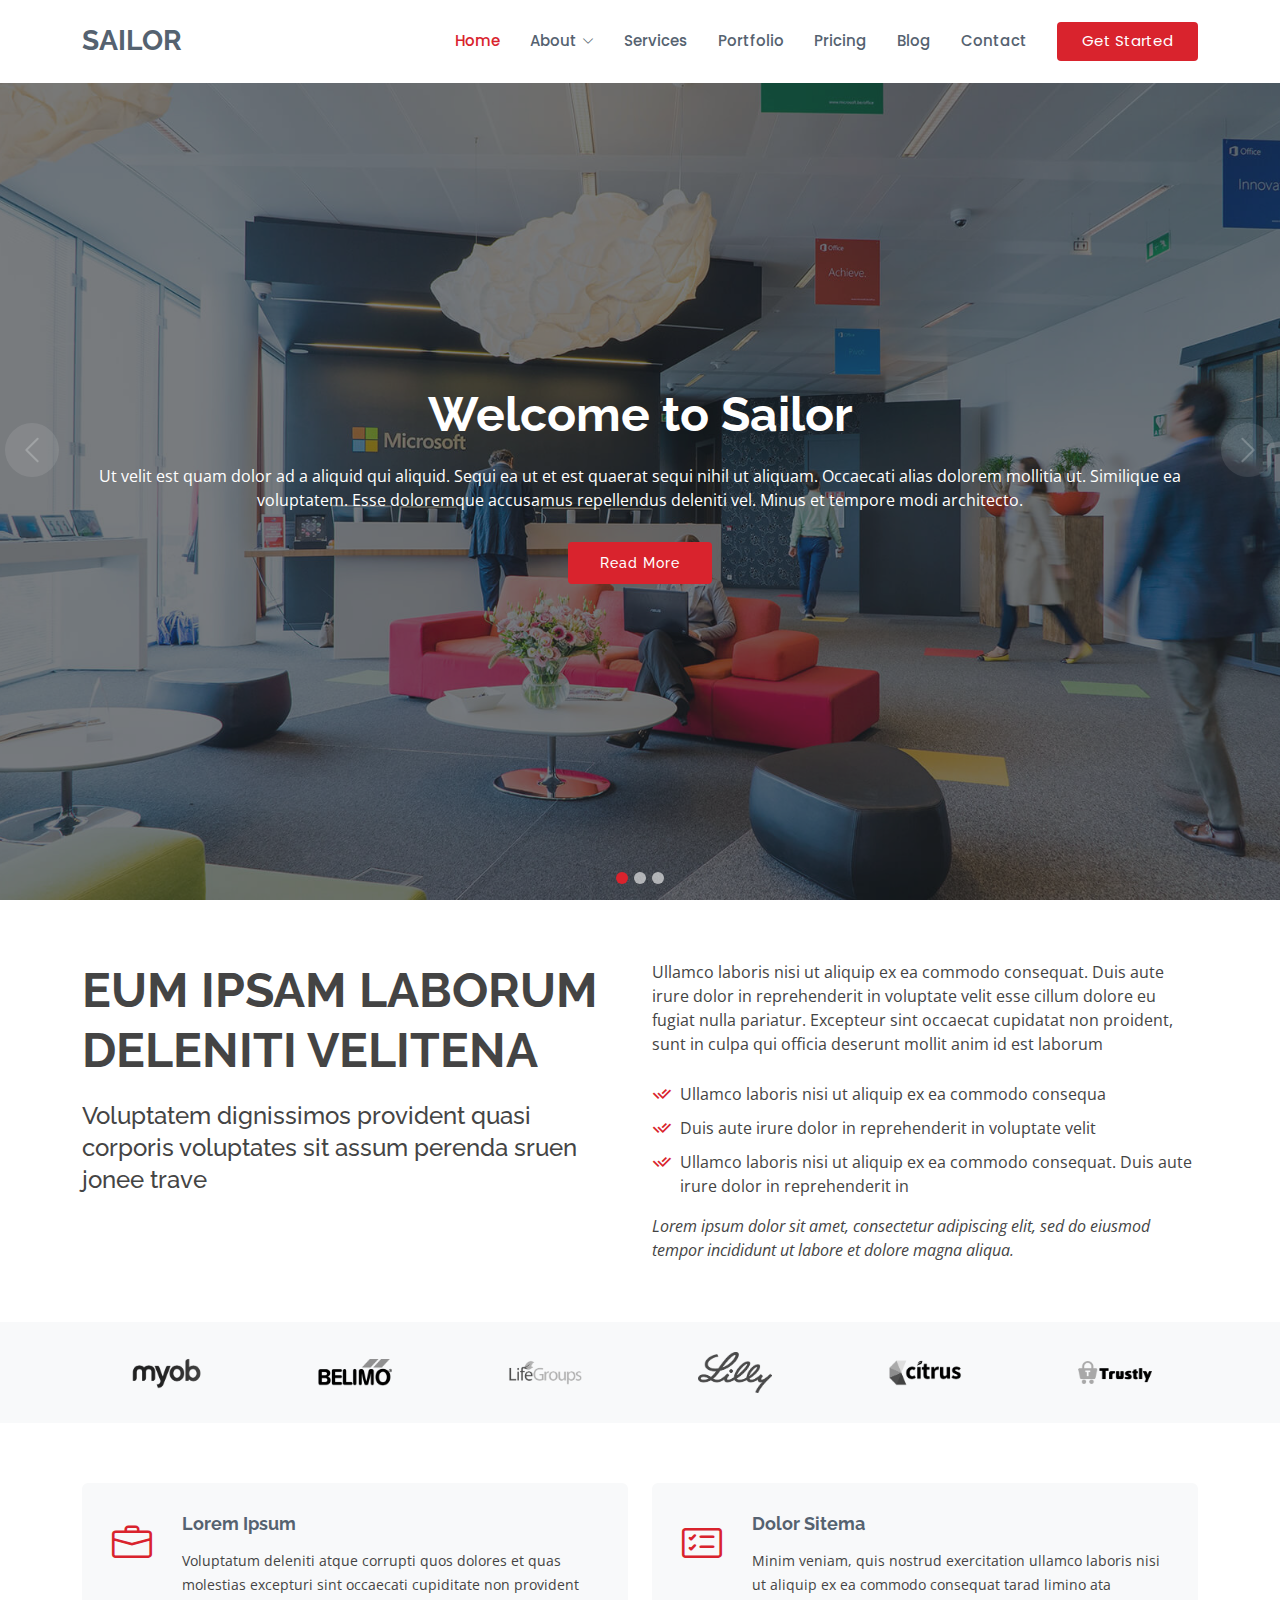
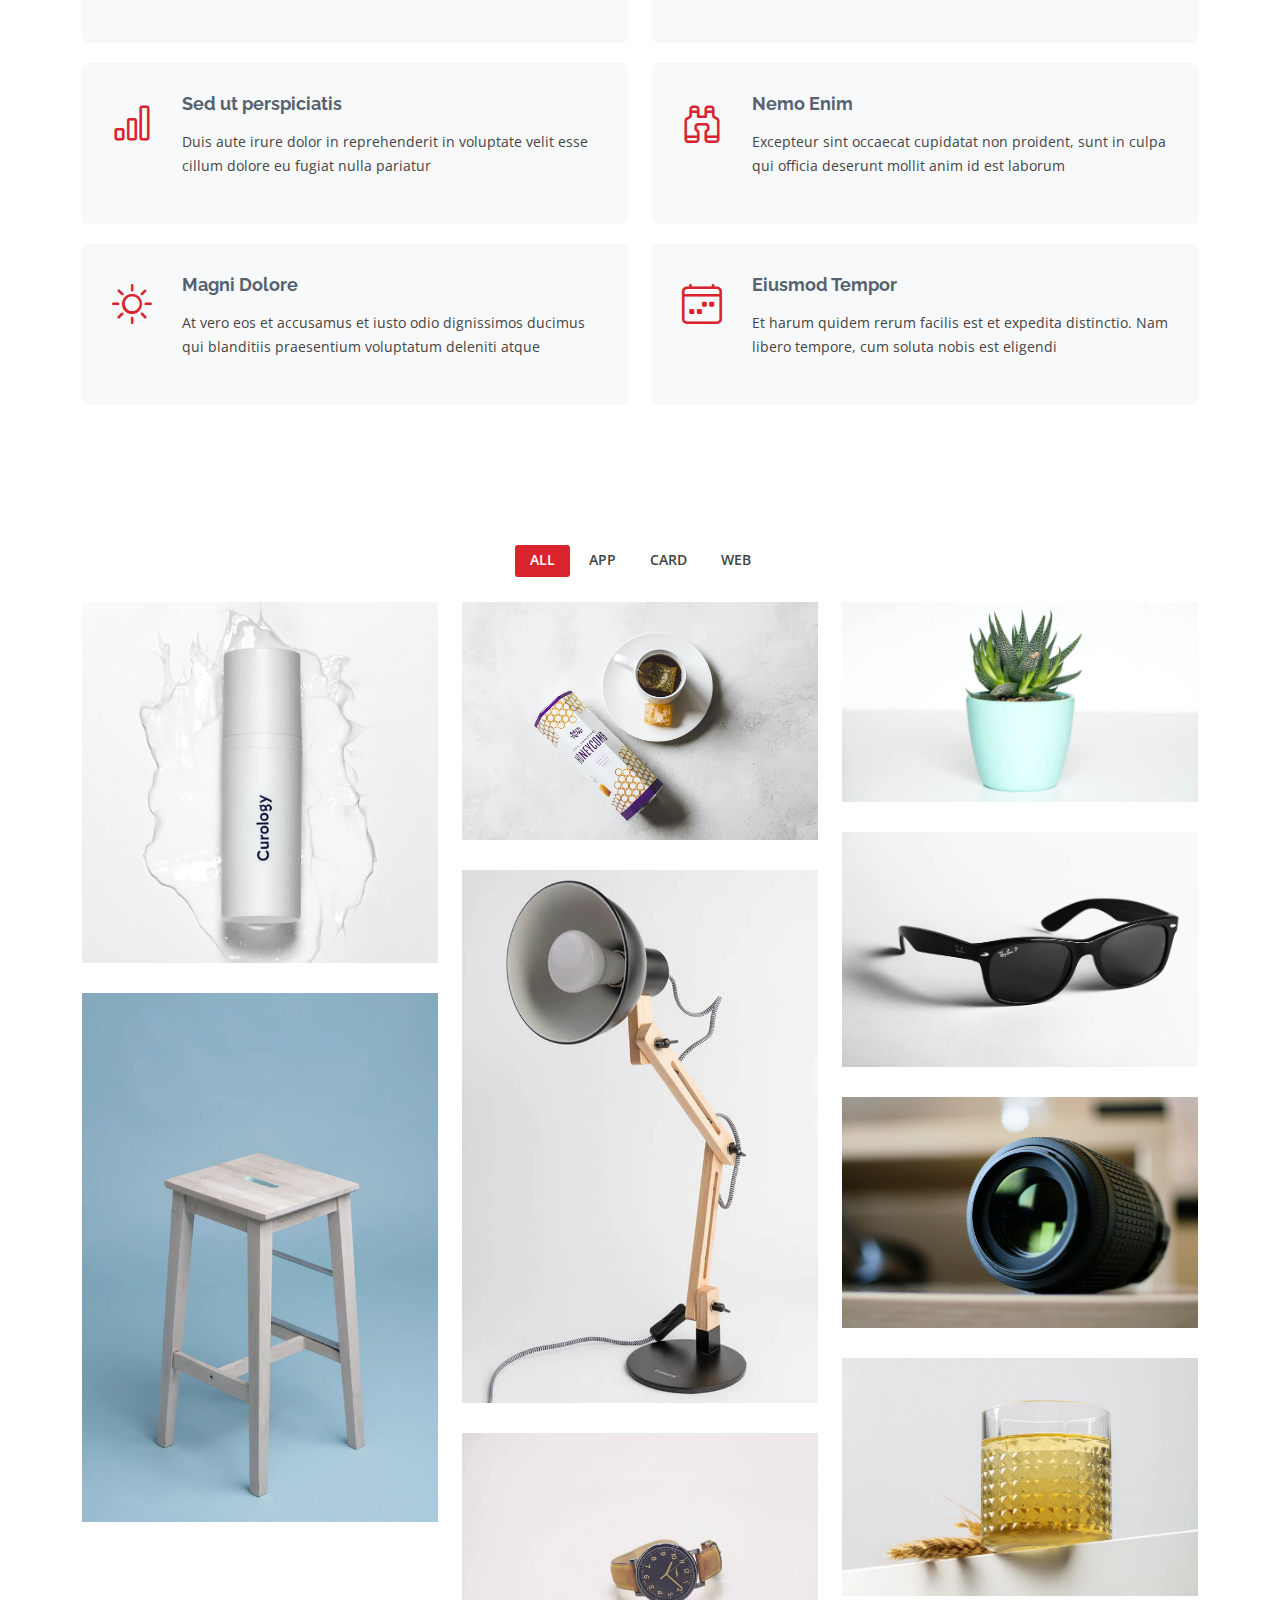
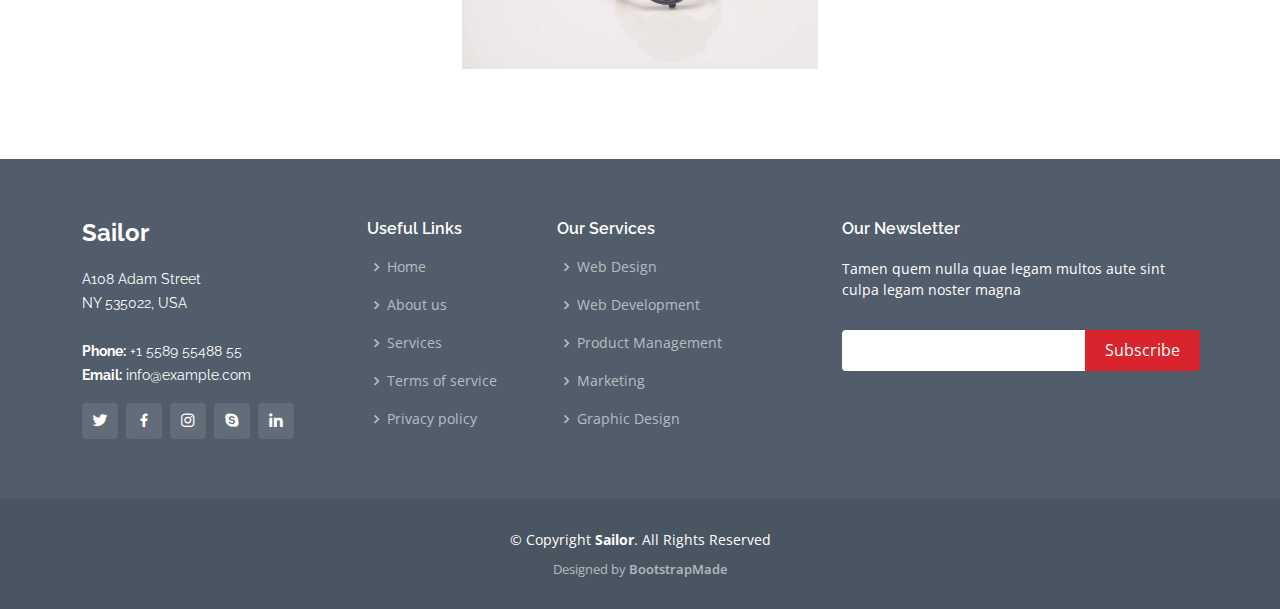
<file: mom1/Sailor/index.html>
<!DOCTYPE html>
<html lang="en">

<head>
  <meta charset="utf-8">
  <meta content="width=device-width, initial-scale=1.0" name="viewport">

  <title>Sailor Bootstrap Template - Index</title>
  <meta content="" name="description">
  <meta content="" name="keywords">

  <!-- Favicons -->
  <link href="assets/img/favicon.png" rel="icon">
  <link href="assets/img/apple-touch-icon.png" rel="apple-touch-icon">

  <!-- Google Fonts -->
  <link href="https://fonts.googleapis.com/css?family=Open+Sans:300,300i,400,400i,600,600i,700,700i|Raleway:300,300i,400,400i,500,500i,600,600i,700,700i|Poppins:300,300i,400,400i,500,500i,600,600i,700,700i" rel="stylesheet">

  <!-- Vendor CSS Files -->
  <link href="assets/vendor/animate.css/animate.min.css" rel="stylesheet">
  <link href="assets/vendor/bootstrap/css/bootstrap.min.css" rel="stylesheet">
  <link href="assets/vendor/bootstrap-icons/bootstrap-icons.css" rel="stylesheet">
  <link href="assets/vendor/boxicons/css/boxicons.min.css" rel="stylesheet">
  <link href="assets/vendor/glightbox/css/glightbox.min.css" rel="stylesheet">
  <link href="assets/vendor/remixicon/remixicon.css" rel="stylesheet">
  <link href="assets/vendor/swiper/swiper-bundle.min.css" rel="stylesheet">

  <!-- Template Main CSS File -->
  <link href="assets/css/style.css" rel="stylesheet">

  <!-- =======================================================
  * Template Name: Sailor - v4.9.1
  * Template URL: https://bootstrapmade.com/sailor-free-bootstrap-theme/
  * Author: BootstrapMade.com
  * License: https://bootstrapmade.com/license/
  ======================================================== -->
</head>

<body>

  <!-- ======= Header ======= -->
  <header id="header" class="fixed-top d-flex align-items-center">
    <div class="container d-flex align-items-center">

      <h1 class="logo me-auto"><a href="index.html">Sailor</a></h1>
      <!-- Uncomment below if you prefer to use an image logo -->
      <!-- <a href="index.html" class="logo me-auto"><img src="assets/img/logo.png" alt="" class="img-fluid"></a>-->

      <nav id="navbar" class="navbar">
        <ul>
          <li><a href="index.html" class="active">Home</a></li>

          <li class="dropdown"><a href="#"><span>About</span> <i class="bi bi-chevron-down"></i></a>
            <ul>
              <li><a href="about.html">About</a></li>
              <li><a href="team.html">Team</a></li>
              <li><a href="testimonials.html">Testimonials</a></li>

              <li class="dropdown"><a href="#"><span>Deep Drop Down</span> <i class="bi bi-chevron-right"></i></a>
                <ul>
                  <li><a href="#">Deep Drop Down 1</a></li>
                  <li><a href="#">Deep Drop Down 2</a></li>
                  <li><a href="#">Deep Drop Down 3</a></li>
                  <li><a href="#">Deep Drop Down 4</a></li>
                  <li><a href="#">Deep Drop Down 5</a></li>
                </ul>
              </li>
            </ul>
          </li>
          <li><a href="services.html">Services</a></li>
          <li><a href="portfolio.html">Portfolio</a></li>
          <li><a href="pricing.html">Pricing</a></li>
          <li><a href="blog.html">Blog</a></li>

          <li><a href="contact.html">Contact</a></li>
          <li><a href="index.html" class="getstarted">Get Started</a></li>
        </ul>
        <i class="bi bi-list mobile-nav-toggle"></i>
      </nav><!-- .navbar -->

    </div>
  </header><!-- End Header -->

  <!-- ======= Hero Section ======= -->
  <section id="hero">
    <div id="heroCarousel" data-bs-interval="5000" class="carousel slide carousel-fade" data-bs-ride="carousel">

      <ol class="carousel-indicators" id="hero-carousel-indicators"></ol>

      <div class="carousel-inner" role="listbox">

        <!-- Slide 1 -->
        <div class="carousel-item active" style="background-image: url(assets/img/slide/slide-1.jpg)">
          <div class="carousel-container">
            <div class="container">
              <h2 class="animate__animated animate__fadeInDown">Welcome to <span>Sailor</span></h2>
              <p class="animate__animated animate__fadeInUp">Ut velit est quam dolor ad a aliquid qui aliquid. Sequi ea ut et est quaerat sequi nihil ut aliquam. Occaecati alias dolorem mollitia ut. Similique ea voluptatem. Esse doloremque accusamus repellendus deleniti vel. Minus et tempore modi architecto.</p>
              <a href="#about" class="btn-get-started animate__animated animate__fadeInUp scrollto">Read More</a>
            </div>
          </div>
        </div>

        <!-- Slide 2 -->
        <div class="carousel-item" style="background-image: url(assets/img/slide/slide-2.jpg)">
          <div class="carousel-container">
            <div class="container">
              <h2 class="animate__animated animate__fadeInDown">Lorem Ipsum Dolor</h2>
              <p class="animate__animated animate__fadeInUp">Ut velit est quam dolor ad a aliquid qui aliquid. Sequi ea ut et est quaerat sequi nihil ut aliquam. Occaecati alias dolorem mollitia ut. Similique ea voluptatem. Esse doloremque accusamus repellendus deleniti vel. Minus et tempore modi architecto.</p>
              <a href="#about" class="btn-get-started animate__animated animate__fadeInUp scrollto">Read More</a>
            </div>
          </div>
        </div>

        <!-- Slide 3 -->
        <div class="carousel-item" style="background-image: url(assets/img/slide/slide-3.jpg)">
          <div class="carousel-container">
            <div class="container">
              <h2 class="animate__animated animate__fadeInDown">Sequi ea ut et est quaerat</h2>
              <p class="animate__animated animate__fadeInUp">Ut velit est quam dolor ad a aliquid qui aliquid. Sequi ea ut et est quaerat sequi nihil ut aliquam. Occaecati alias dolorem mollitia ut. Similique ea voluptatem. Esse doloremque accusamus repellendus deleniti vel. Minus et tempore modi architecto.</p>
              <a href="#about" class="btn-get-started animate__animated animate__fadeInUp scrollto">Read More</a>
            </div>
          </div>
        </div>

      </div>

      <a class="carousel-control-prev" href="#heroCarousel" role="button" data-bs-slide="prev">
        <span class="carousel-control-prev-icon bi bi-chevron-left" aria-hidden="true"></span>
      </a>

      <a class="carousel-control-next" href="#heroCarousel" role="button" data-bs-slide="next">
        <span class="carousel-control-next-icon bi bi-chevron-right" aria-hidden="true"></span>
      </a>

    </div>
  </section><!-- End Hero -->

  <main id="main">

    <!-- ======= About Section ======= -->
    <section id="about" class="about">
      <div class="container">

        <div class="row content">
          <div class="col-lg-6">
            <h2>Eum ipsam laborum deleniti velitena</h2>
            <h3>Voluptatem dignissimos provident quasi corporis voluptates sit assum perenda sruen jonee trave</h3>
          </div>
          <div class="col-lg-6 pt-4 pt-lg-0">
            <p>
              Ullamco laboris nisi ut aliquip ex ea commodo consequat. Duis aute irure dolor in reprehenderit in voluptate
              velit esse cillum dolore eu fugiat nulla pariatur. Excepteur sint occaecat cupidatat non proident, sunt in
              culpa qui officia deserunt mollit anim id est laborum
            </p>
            <ul>
              <li><i class="ri-check-double-line"></i> Ullamco laboris nisi ut aliquip ex ea commodo consequa</li>
              <li><i class="ri-check-double-line"></i> Duis aute irure dolor in reprehenderit in voluptate velit</li>
              <li><i class="ri-check-double-line"></i> Ullamco laboris nisi ut aliquip ex ea commodo consequat. Duis aute irure dolor in reprehenderit in</li>
            </ul>
            <p class="fst-italic">
              Lorem ipsum dolor sit amet, consectetur adipiscing elit, sed do eiusmod tempor incididunt ut labore et dolore
              magna aliqua.
            </p>
          </div>
        </div>

      </div>
    </section><!-- End About Section -->

    <!-- ======= Clients Section ======= -->
    <section id="clients" class="clients section-bg">
      <div class="container">

        <div class="row">

          <div class="col-lg-2 col-md-4 col-6 d-flex align-items-center justify-content-center">
            <img src="assets/img/clients/client-1.png" class="img-fluid" alt="">
          </div>

          <div class="col-lg-2 col-md-4 col-6 d-flex align-items-center justify-content-center">
            <img src="assets/img/clients/client-2.png" class="img-fluid" alt="">
          </div>

          <div class="col-lg-2 col-md-4 col-6 d-flex align-items-center justify-content-center">
            <img src="assets/img/clients/client-3.png" class="img-fluid" alt="">
          </div>

          <div class="col-lg-2 col-md-4 col-6 d-flex align-items-center justify-content-center">
            <img src="assets/img/clients/client-4.png" class="img-fluid" alt="">
          </div>

          <div class="col-lg-2 col-md-4 col-6 d-flex align-items-center justify-content-center">
            <img src="assets/img/clients/client-5.png" class="img-fluid" alt="">
          </div>

          <div class="col-lg-2 col-md-4 col-6 d-flex align-items-center justify-content-center">
            <img src="assets/img/clients/client-6.png" class="img-fluid" alt="">
          </div>

        </div>

      </div>
    </section><!-- End Clients Section -->

    <!-- ======= Services Section ======= -->
    <section id="services" class="services">
      <div class="container">

        <div class="row">
          <div class="col-md-6">
            <div class="icon-box">
              <i class="bi bi-briefcase"></i>
              <h4><a href="#">Lorem Ipsum</a></h4>
              <p>Voluptatum deleniti atque corrupti quos dolores et quas molestias excepturi sint occaecati cupiditate non provident</p>
            </div>
          </div>
          <div class="col-md-6 mt-4 mt-md-0">
            <div class="icon-box">
              <i class="bi bi-card-checklist"></i>
              <h4><a href="#">Dolor Sitema</a></h4>
              <p>Minim veniam, quis nostrud exercitation ullamco laboris nisi ut aliquip ex ea commodo consequat tarad limino ata</p>
            </div>
          </div>
          <div class="col-md-6 mt-4 mt-md-0">
            <div class="icon-box">
              <i class="bi bi-bar-chart"></i>
              <h4><a href="#">Sed ut perspiciatis</a></h4>
              <p>Duis aute irure dolor in reprehenderit in voluptate velit esse cillum dolore eu fugiat nulla pariatur</p>
            </div>
          </div>
          <div class="col-md-6 mt-4 mt-md-0">
            <div class="icon-box">
              <i class="bi bi-binoculars"></i>
              <h4><a href="#">Nemo Enim</a></h4>
              <p>Excepteur sint occaecat cupidatat non proident, sunt in culpa qui officia deserunt mollit anim id est laborum</p>
            </div>
          </div>
          <div class="col-md-6 mt-4 mt-md-0">
            <div class="icon-box">
              <i class="bi bi-brightness-high"></i>
              <h4><a href="#">Magni Dolore</a></h4>
              <p>At vero eos et accusamus et iusto odio dignissimos ducimus qui blanditiis praesentium voluptatum deleniti atque</p>
            </div>
          </div>
          <div class="col-md-6 mt-4 mt-md-0">
            <div class="icon-box">
              <i class="bi bi-calendar4-week"></i>
              <h4><a href="#">Eiusmod Tempor</a></h4>
              <p>Et harum quidem rerum facilis est et expedita distinctio. Nam libero tempore, cum soluta nobis est eligendi</p>
            </div>
          </div>
        </div>

      </div>
    </section><!-- End Services Section -->

    <!-- ======= Portfolio Section ======= -->
    <section id="portfolio" class="portfolio">
      <div class="container">

        <div class="row">
          <div class="col-lg-12 d-flex justify-content-center">
            <ul id="portfolio-flters">
              <li data-filter="*" class="filter-active">All</li>
              <li data-filter=".filter-app">App</li>
              <li data-filter=".filter-card">Card</li>
              <li data-filter=".filter-web">Web</li>
            </ul>
          </div>
        </div>

        <div class="row portfolio-container">

          <div class="col-lg-4 col-md-6 portfolio-item filter-app">
            <div class="portfolio-wrap">
              <img src="assets/img/portfolio/portfolio-1.jpg" class="img-fluid" alt="">
              <div class="portfolio-info">
                <h4>App 1</h4>
                <p>App</p>
                <div class="portfolio-links">
                  <a href="assets/img/portfolio/portfolio-1.jpg" data-gallery="portfolioGallery" class="portfolio-lightbox" title="App 1"><i class="bx bx-plus"></i></a>
                  <a href="portfolio-details.html" class="portfolio-details-lightbox" data-glightbox="type: external" title="Portfolio Details"><i class="bx bx-link"></i></a>
                </div>
              </div>
            </div>
          </div>

          <div class="col-lg-4 col-md-6 portfolio-item filter-web">
            <div class="portfolio-wrap">
              <img src="assets/img/portfolio/portfolio-2.jpg" class="img-fluid" alt="">
              <div class="portfolio-info">
                <h4>Web 3</h4>
                <p>Web</p>
                <div class="portfolio-links">
                  <a href="assets/img/portfolio/portfolio-2.jpg" data-gallery="portfolioGallery" class="portfolio-lightbox" title="Web 3"><i class="bx bx-plus"></i></a>
                  <a href="portfolio-details.html" class="portfolio-details-lightbox" data-glightbox="type: external" title="Portfolio Details"><i class="bx bx-link"></i></a>
                </div>
              </div>
            </div>
          </div>

          <div class="col-lg-4 col-md-6 portfolio-item filter-app">
            <div class="portfolio-wrap">
              <img src="assets/img/portfolio/portfolio-3.jpg" class="img-fluid" alt="">
              <div class="portfolio-info">
                <h4>App 2</h4>
                <p>App</p>
                <div class="portfolio-links">
                  <a href="assets/img/portfolio/portfolio-3.jpg" data-gallery="portfolioGallery" class="portfolio-lightbox" title="App 2"><i class="bx bx-plus"></i></a>
                  <a href="portfolio-details.html" class="portfolio-details-lightbox" data-glightbox="type: external" title="Portfolio Details"><i class="bx bx-link"></i></a>
                </div>
              </div>
            </div>
          </div>

          <div class="col-lg-4 col-md-6 portfolio-item filter-card">
            <div class="portfolio-wrap">
              <img src="assets/img/portfolio/portfolio-4.jpg" class="img-fluid" alt="">
              <div class="portfolio-info">
                <h4>Card 2</h4>
                <p>Card</p>
                <div class="portfolio-links">
                  <a href="assets/img/portfolio/portfolio-4.jpg" data-gallery="portfolioGallery" class="portfolio-lightbox" title="Card 2"><i class="bx bx-plus"></i></a>
                  <a href="portfolio-details.html" class="portfolio-details-lightbox" data-glightbox="type: external" title="Portfolio Details"><i class="bx bx-link"></i></a>
                </div>
              </div>
            </div>
          </div>

          <div class="col-lg-4 col-md-6 portfolio-item filter-web">
            <div class="portfolio-wrap">
              <img src="assets/img/portfolio/portfolio-5.jpg" class="img-fluid" alt="">
              <div class="portfolio-info">
                <h4>Web 2</h4>
                <p>Web</p>
                <div class="portfolio-links">
                  <a href="assets/img/portfolio/portfolio-5.jpg" data-gallery="portfolioGallery" class="portfolio-lightbox" title="Web 2"><i class="bx bx-plus"></i></a>
                  <a href="portfolio-details.html" class="portfolio-details-lightbox" data-glightbox="type: external" title="Portfolio Details"><i class="bx bx-link"></i></a>
                </div>
              </div>
            </div>
          </div>

          <div class="col-lg-4 col-md-6 portfolio-item filter-app">
            <div class="portfolio-wrap">
              <img src="assets/img/portfolio/portfolio-6.jpg" class="img-fluid" alt="">
              <div class="portfolio-info">
                <h4>App 3</h4>
                <p>App</p>
                <div class="portfolio-links">
                  <a href="assets/img/portfolio/portfolio-6.jpg" data-gallery="portfolioGallery" class="portfolio-lightbox" title="App 3"><i class="bx bx-plus"></i></a>
                  <a href="portfolio-details.html" class="portfolio-details-lightbox" data-glightbox="type: external" title="Portfolio Details"><i class="bx bx-link"></i></a>
                </div>
              </div>
            </div>
          </div>

          <div class="col-lg-4 col-md-6 portfolio-item filter-card">
            <div class="portfolio-wrap">
              <img src="assets/img/portfolio/portfolio-7.jpg" class="img-fluid" alt="">
              <div class="portfolio-info">
                <h4>Card 1</h4>
                <p>Card</p>
                <div class="portfolio-links">
                  <a href="assets/img/portfolio/portfolio-7.jpg" data-gallery="portfolioGallery" class="portfolio-lightbox" title="Card 1"><i class="bx bx-plus"></i></a>
                  <a href="portfolio-details.html" class="portfolio-details-lightbox" data-glightbox="type: external" title="Portfolio Details"><i class="bx bx-link"></i></a>
                </div>
              </div>
            </div>
          </div>

          <div class="col-lg-4 col-md-6 portfolio-item filter-card">
            <div class="portfolio-wrap">
              <img src="assets/img/portfolio/portfolio-8.jpg" class="img-fluid" alt="">
              <div class="portfolio-info">
                <h4>Card 3</h4>
                <p>Card</p>
                <div class="portfolio-links">
                  <a href="assets/img/portfolio/portfolio-8.jpg" data-gallery="portfolioGallery" class="portfolio-lightbox" title="Card 3"><i class="bx bx-plus"></i></a>
                  <a href="portfolio-details.html" class="portfolio-details-lightbox" data-glightbox="type: external" title="Portfolio Details"><i class="bx bx-link"></i></a>
                </div>
              </div>
            </div>
          </div>

          <div class="col-lg-4 col-md-6 portfolio-item filter-web">
            <div class="portfolio-wrap">
              <img src="assets/img/portfolio/portfolio-9.jpg" class="img-fluid" alt="">
              <div class="portfolio-info">
                <h4>Web 3</h4>
                <p>Web</p>
                <div class="portfolio-links">
                  <a href="assets/img/portfolio/portfolio-9.jpg" data-gallery="portfolioGallery" class="portfolio-lightbox" title="Web 3"><i class="bx bx-plus"></i></a>
                  <a href="portfolio-details.html" class="portfolio-details-lightbox" data-glightbox="type: external" title="Portfolio Details"><i class="bx bx-link"></i></a>
                </div>
              </div>
            </div>
          </div>

        </div>

      </div>
    </section><!-- End Portfolio Section -->

  </main><!-- End #main -->

  <!-- ======= Footer ======= -->
  <footer id="footer">
    <div class="footer-top">
      <div class="container">
        <div class="row">

          <div class="col-lg-3 col-md-6">
            <div class="footer-info">
              <h3>Sailor</h3>
              <p>
                A108 Adam Street <br>
                NY 535022, USA<br><br>
                <strong>Phone:</strong> +1 5589 55488 55<br>
                <strong>Email:</strong> info@example.com<br>
              </p>
              <div class="social-links mt-3">
                <a href="#" class="twitter"><i class="bx bxl-twitter"></i></a>
                <a href="#" class="facebook"><i class="bx bxl-facebook"></i></a>
                <a href="#" class="instagram"><i class="bx bxl-instagram"></i></a>
                <a href="#" class="google-plus"><i class="bx bxl-skype"></i></a>
                <a href="#" class="linkedin"><i class="bx bxl-linkedin"></i></a>
              </div>
            </div>
          </div>

          <div class="col-lg-2 col-md-6 footer-links">
            <h4>Useful Links</h4>
            <ul>
              <li><i class="bx bx-chevron-right"></i> <a href="#">Home</a></li>
              <li><i class="bx bx-chevron-right"></i> <a href="#">About us</a></li>
              <li><i class="bx bx-chevron-right"></i> <a href="#">Services</a></li>
              <li><i class="bx bx-chevron-right"></i> <a href="#">Terms of service</a></li>
              <li><i class="bx bx-chevron-right"></i> <a href="#">Privacy policy</a></li>
            </ul>
          </div>

          <div class="col-lg-3 col-md-6 footer-links">
            <h4>Our Services</h4>
            <ul>
              <li><i class="bx bx-chevron-right"></i> <a href="#">Web Design</a></li>
              <li><i class="bx bx-chevron-right"></i> <a href="#">Web Development</a></li>
              <li><i class="bx bx-chevron-right"></i> <a href="#">Product Management</a></li>
              <li><i class="bx bx-chevron-right"></i> <a href="#">Marketing</a></li>
              <li><i class="bx bx-chevron-right"></i> <a href="#">Graphic Design</a></li>
            </ul>
          </div>

          <div class="col-lg-4 col-md-6 footer-newsletter">
            <h4>Our Newsletter</h4>
            <p>Tamen quem nulla quae legam multos aute sint culpa legam noster magna</p>
            <form action="" method="post">
              <input type="email" name="email"><input type="submit" value="Subscribe">
            </form>

          </div>

        </div>
      </div>
    </div>

    <div class="container">
      <div class="copyright">
        &copy; Copyright <strong><span>Sailor</span></strong>. All Rights Reserved
      </div>
      <div class="credits">
        <!-- All the links in the footer should remain intact. -->
        <!-- You can delete the links only if you purchased the pro version. -->
        <!-- Licensing information: https://bootstrapmade.com/license/ -->
        <!-- Purchase the pro version with working PHP/AJAX contact form: https://bootstrapmade.com/sailor-free-bootstrap-theme/ -->
        Designed by <a href="https://bootstrapmade.com/">BootstrapMade</a>
      </div>
    </div>
  </footer><!-- End Footer -->

  <a href="#" class="back-to-top d-flex align-items-center justify-content-center"><i class="bi bi-arrow-up-short"></i></a>

  <!-- Vendor JS Files -->
  <script src="assets/vendor/bootstrap/js/bootstrap.bundle.min.js"></script>
  <script src="assets/vendor/glightbox/js/glightbox.min.js"></script>
  <script src="assets/vendor/isotope-layout/isotope.pkgd.min.js"></script>
  <script src="assets/vendor/swiper/swiper-bundle.min.js"></script>
  <script src="assets/vendor/waypoints/noframework.waypoints.js"></script>
  <script src="assets/vendor/php-email-form/validate.js"></script>

  <!-- Template Main JS File -->
  <script src="assets/js/main.js"></script>

</body>

</html>
</file>
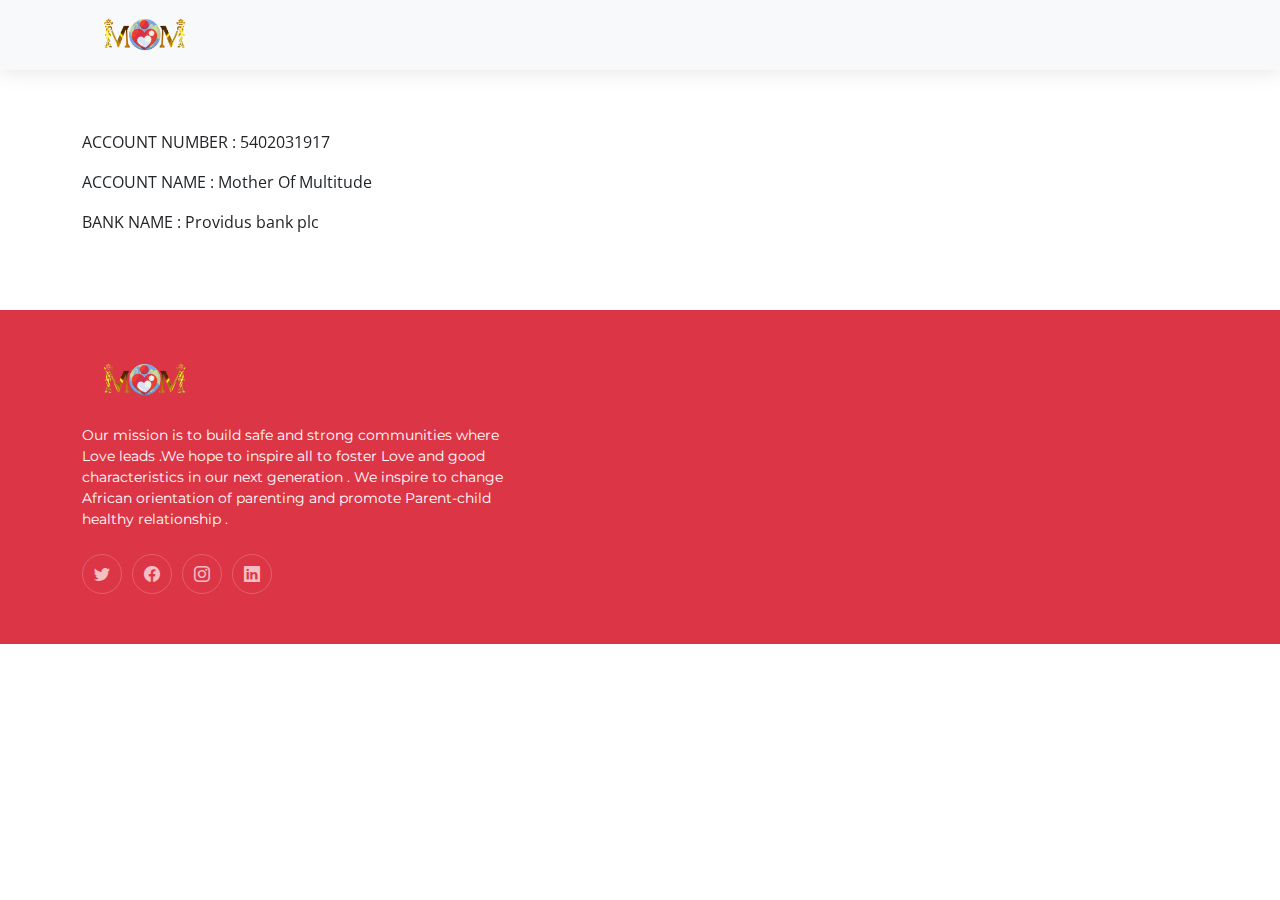
<file: donate.html>
<!DOCTYPE html>
<html lang="en">

<head>
  <meta charset="utf-8">
  <meta content="width=device-width, initial-scale=1.0" name="viewport">

  <title>Mother Of Multitude - DONATE </title>
  <meta content="To make the world a better place is a collective efforts.  We cannot do it without you. Supporting  Mother and Child Is just as  important as being a mother or child securing your life and goals yourself" name="description">
  <meta content="mom,mother of multitude,motherofmultitude" name="keywords">

  <!-- Favicons -->
  <link rel="apple-touch-icon-precomposed" sizes="57x57" href="apple-touch-icon-57x57.png" />
  <link rel="apple-touch-icon-precomposed" sizes="114x114" href="apple-touch-icon-114x114.png" />
  <link rel="apple-touch-icon-precomposed" sizes="72x72" href="apple-touch-icon-72x72.png" />
  <link rel="apple-touch-icon-precomposed" sizes="144x144" href="apple-touch-icon-144x144.png" />
  <link rel="apple-touch-icon-precomposed" sizes="60x60" href="apple-touch-icon-60x60.png" />
  <link rel="apple-touch-icon-precomposed" sizes="120x120" href="apple-touch-icon-120x120.png" />
  <link rel="apple-touch-icon-precomposed" sizes="76x76" href="apple-touch-icon-76x76.png" />
  <link rel="apple-touch-icon-precomposed" sizes="152x152" href="apple-touch-icon-152x152.png" />
  <link rel="icon" type="image/png" href="favicon-196x196.png" sizes="196x196" />
  <link rel="icon" type="image/png" href="favicon-96x96.png" sizes="96x96" />
  <link rel="icon" type="image/png" href="favicon-32x32.png" sizes="32x32" />
  <link rel="icon" type="image/png" href="favicon-16x16.png" sizes="16x16" />
  <link rel="icon" type="image/png" href="favicon-128.png" sizes="128x128" />
  <meta name="application-name" content="&nbsp;"/>
  <meta name="msapplication-TileColor" content="#FFFFFF" />
  <meta name="msapplication-TileImage" content="mstile-144x144.png" />
  <meta name="msapplication-square70x70logo" content="mstile-70x70.png" />
  <meta name="msapplication-square150x150logo" content="mstile-150x150.png" />
  <meta name="msapplication-wide310x150logo" content="mstile-310x150.png" />
  <meta name="msapplication-square310x310logo" content="mstile-310x310.png" />
  

  <!-- Google Fonts -->
  <link rel="preconnect" href="https://fonts.googleapis.com">
  <link rel="preconnect" href="https://fonts.gstatic.com" crossorigin>
  <link href="https://fonts.googleapis.com/css2?family=Open+Sans:ital,wght@0,300;0,400;0,500;0,600;0,700;1,300;1,400;1,600;1,700&family=Montserrat:ital,wght@0,300;0,400;0,500;0,600;0,700;1,300;1,400;1,500;1,600;1,700&family=Raleway:ital,wght@0,300;0,400;0,500;0,600;0,700;1,300;1,400;1,500;1,600;1,700&display=swap" rel="stylesheet">

  <!-- Vendor CSS Files -->
  <link href="assets/vendor/bootstrap/css/bootstrap.min.css" rel="stylesheet">
  <link href="assets/vendor/bootstrap-icons/bootstrap-icons.css" rel="stylesheet">
  <link href="assets/vendor/aos/aos.css" rel="stylesheet">
  <link href="assets/vendor/glightbox/css/glightbox.min.css" rel="stylesheet">
  <link href="assets/vendor/swiper/swiper-bundle.min.css" rel="stylesheet">

  <!-- Template Main CSS File -->
  <link href="assets/css/main.css" rel="stylesheet">

  <!-- =======================================================
  * Template Name: Impact - v1.1.1
  * Template URL: https://bootstrapmade.com/impact-bootstrap-business-website-template/
  * Author: BootstrapMade.com
  * License: https://bootstrapmade.com/license/
  ======================================================== -->
</head>

<body>

  <!-- ======= Header ======= -->
 <!-- End Top Bar -->

  <header id="header" class="header d-flex align-items-center">

    <div class="container-fluid container-xl d-flex align-items-center justify-content-between">
      <a href="index.html" class="logo d-flex align-items-center">
        <!-- Uncomment the line below if you also wish to use an image logo -->
        <img src="./logo-sm.png" alt=""> 
      </a>
     <!-- .navbar -->

   

    </div>
  </header><!-- End Header -->
  <!-- End Header -->

  <!-- ======= Hero Section ======= -->
  <section class="sample-page">
    <div class="container" data-aos="fade-up">

        <p>
            ACCOUNT NUMBER : 5402031917
                  </p> <p>
                    ACCOUNT NAME : Mother Of Multitude
                          </p> <p>
                           BANK NAME  : Providus bank plc
                                  </p>

    </div>
  </section><!-- End Contact Section -->

  
  <!-- ======= Footer ======= -->
  <footer id="footer" class="footer">

    <div class="container">
      <div class="row gy-4">
        <div class="col-lg-5 col-md-12 footer-info">
          <a href="index.html" class="logo d-flex align-items-center">
            <img src="./logo-sm.png" alt=""> 
        </a>
          <p>Our mission is  to build safe and strong communities where Love leads .We hope to inspire  all to foster Love and good characteristics in our next generation . We inspire to change African orientation of parenting and promote Parent-child healthy relationship .</p>
          <div class="social-links d-flex mt-4">
            <a class="twitter"><i class="bi bi-twitter"></i></a>
            <a  class="facebook"><i class="bi bi-facebook"></i></a>
            <a href="https://www.instagram.com/momforsuccour_foundation/" class="instagram"><i class="bi bi-instagram"></i></a>
            <a  class="linkedin"><i class="bi bi-linkedin"></i></a>
          </div>
        </div>


      <!--Start of Tawk.to Script-->

    <!--End of Tawk.to Script-->

      </div>
    </div>

    

  </footer><!-- End Footer -->
  <!-- End Footer -->

  <a href="#" class="scroll-top d-flex align-items-center justify-content-center"><i class="bi bi-arrow-up-short"></i></a>

  <div id="preloader"></div>

  <!-- Vendor JS Files -->
  <script src="assets/vendor/bootstrap/js/bootstrap.bundle.min.js"></script>
  <script src="assets/vendor/aos/aos.js"></script>
  <script src="assets/vendor/glightbox/js/glightbox.min.js"></script>
  <script src="assets/vendor/purecounter/purecounter_vanilla.js"></script>
  <script src="assets/vendor/swiper/swiper-bundle.min.js"></script>
  <script src="assets/vendor/isotope-layout/isotope.pkgd.min.js"></script>
  <script src="assets/vendor/php-email-form/validate.js"></script>

  <!-- Template Main JS File -->
  <script src="assets/js/main.js"></script>

</body>

</html>
</file>
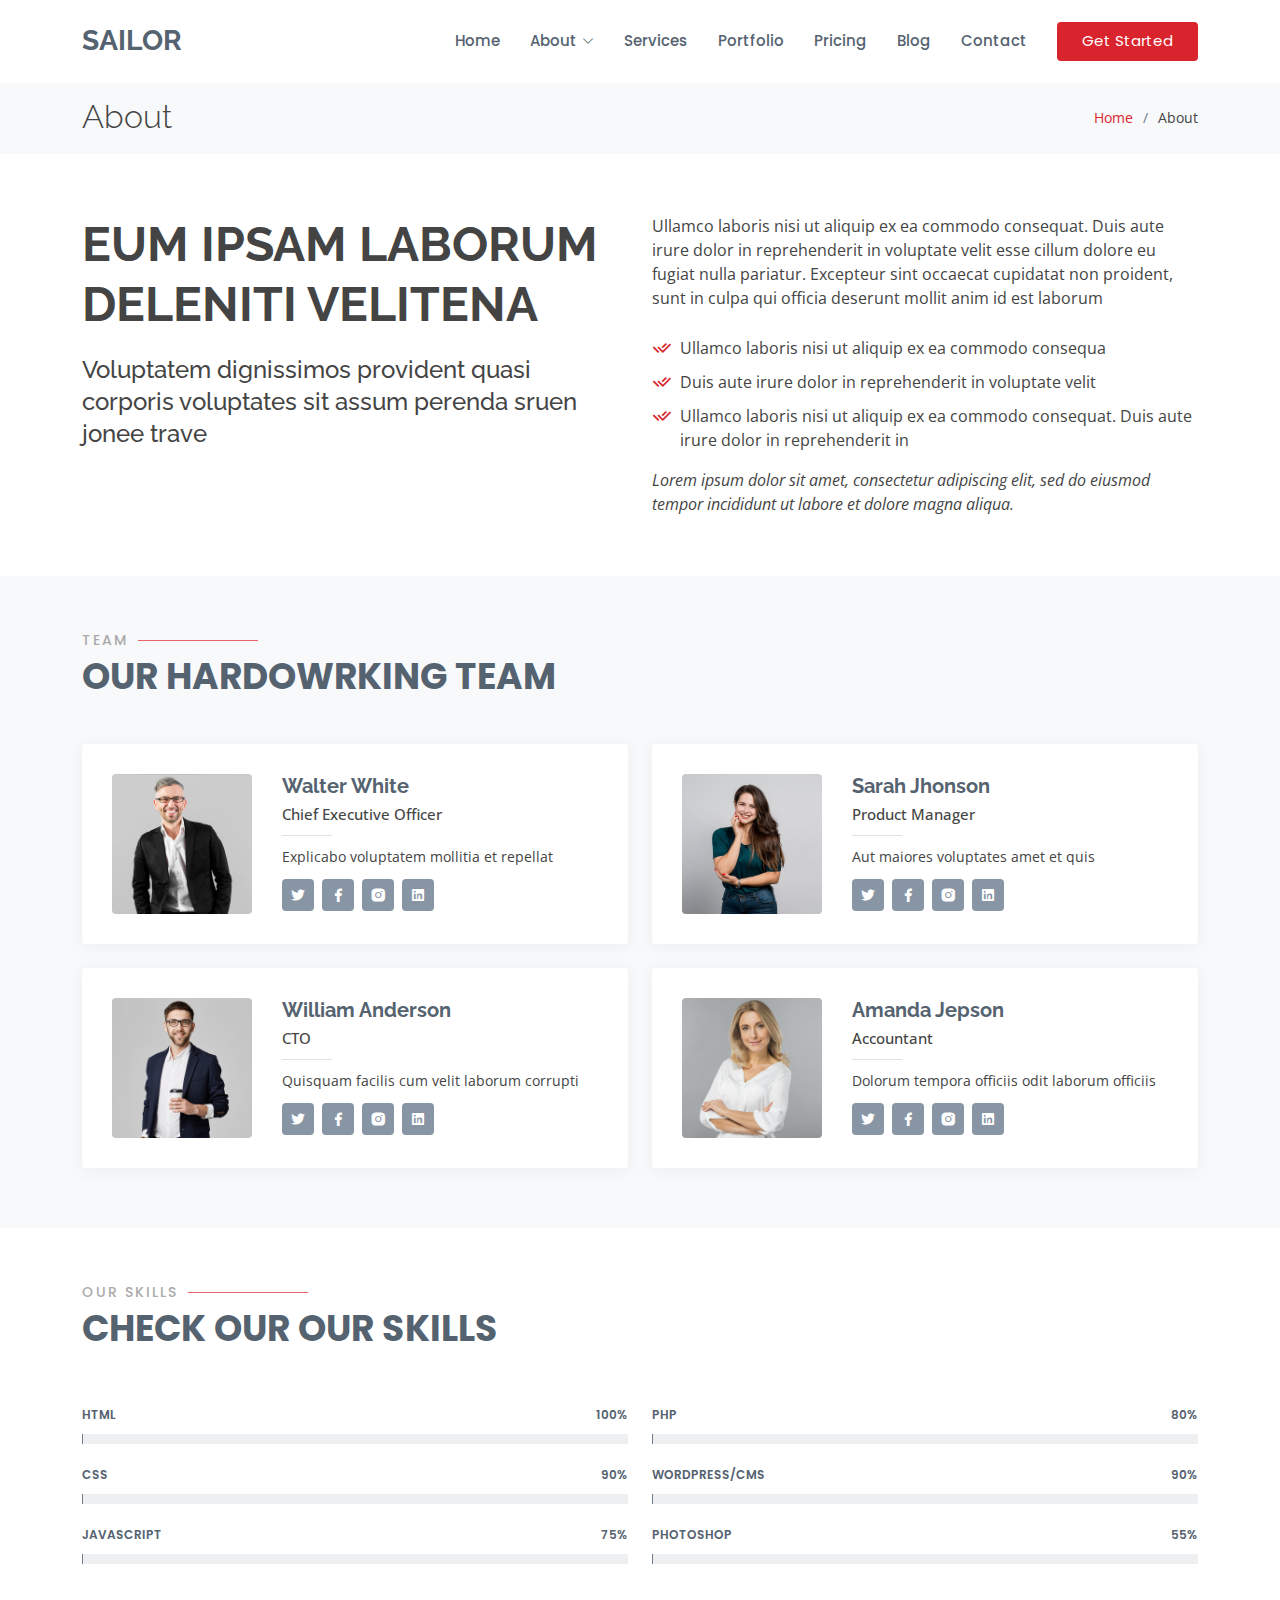
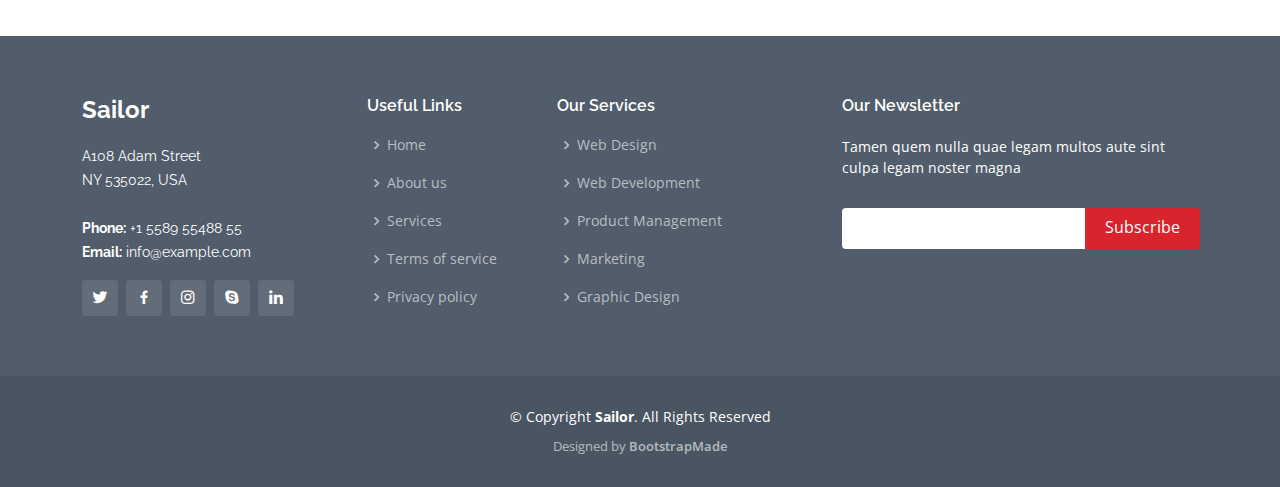
<file: mom1/Sailor/about.html>
<!DOCTYPE html>
<html lang="en">

<head>
  <meta charset="utf-8">
  <meta content="width=device-width, initial-scale=1.0" name="viewport">

  <title>About - Sailor Bootstrap Template</title>
  <meta content="" name="description">
  <meta content="" name="keywords">

  <!-- Favicons -->
  <link href="assets/img/favicon.png" rel="icon">
  <link href="assets/img/apple-touch-icon.png" rel="apple-touch-icon">

  <!-- Google Fonts -->
  <link href="https://fonts.googleapis.com/css?family=Open+Sans:300,300i,400,400i,600,600i,700,700i|Raleway:300,300i,400,400i,500,500i,600,600i,700,700i|Poppins:300,300i,400,400i,500,500i,600,600i,700,700i" rel="stylesheet">

  <!-- Vendor CSS Files -->
  <link href="assets/vendor/animate.css/animate.min.css" rel="stylesheet">
  <link href="assets/vendor/bootstrap/css/bootstrap.min.css" rel="stylesheet">
  <link href="assets/vendor/bootstrap-icons/bootstrap-icons.css" rel="stylesheet">
  <link href="assets/vendor/boxicons/css/boxicons.min.css" rel="stylesheet">
  <link href="assets/vendor/glightbox/css/glightbox.min.css" rel="stylesheet">
  <link href="assets/vendor/remixicon/remixicon.css" rel="stylesheet">
  <link href="assets/vendor/swiper/swiper-bundle.min.css" rel="stylesheet">

  <!-- Template Main CSS File -->
  <link href="assets/css/style.css" rel="stylesheet">

  <!-- =======================================================
  * Template Name: Sailor - v4.9.1
  * Template URL: https://bootstrapmade.com/sailor-free-bootstrap-theme/
  * Author: BootstrapMade.com
  * License: https://bootstrapmade.com/license/
  ======================================================== -->
</head>

<body>

  <!-- ======= Header ======= -->
  <header id="header" class="fixed-top d-flex align-items-center">
    <div class="container d-flex align-items-center">

      <h1 class="logo me-auto"><a href="index.html">Sailor</a></h1>
      <!-- Uncomment below if you prefer to use an image logo -->
      <!-- <a href="index.html" class="logo me-auto"><img src="assets/img/logo.png" alt="" class="img-fluid"></a>-->

      <nav id="navbar" class="navbar">
        <ul>
          <li><a href="index.html">Home</a></li>

          <li class="dropdown"><a href="#"><span>About</span> <i class="bi bi-chevron-down"></i></a>
            <ul>
              <li><a href="about.html" class="active">About</a></li>
              <li><a href="team.html">Team</a></li>
              <li><a href="testimonials.html">Testimonials</a></li>

              <li class="dropdown"><a href="#"><span>Deep Drop Down</span> <i class="bi bi-chevron-right"></i></a>
                <ul>
                  <li><a href="#">Deep Drop Down 1</a></li>
                  <li><a href="#">Deep Drop Down 2</a></li>
                  <li><a href="#">Deep Drop Down 3</a></li>
                  <li><a href="#">Deep Drop Down 4</a></li>
                  <li><a href="#">Deep Drop Down 5</a></li>
                </ul>
              </li>
            </ul>
          </li>
          <li><a href="services.html">Services</a></li>
          <li><a href="portfolio.html">Portfolio</a></li>
          <li><a href="pricing.html">Pricing</a></li>
          <li><a href="blog.html">Blog</a></li>

          <li><a href="contact.html">Contact</a></li>
          <li><a href="index.html" class="getstarted">Get Started</a></li>
        </ul>
        <i class="bi bi-list mobile-nav-toggle"></i>
      </nav><!-- .navbar -->

    </div>
  </header><!-- End Header -->

  <main id="main">

    <!-- ======= Breadcrumbs ======= -->
    <section id="breadcrumbs" class="breadcrumbs">
      <div class="container">

        <div class="d-flex justify-content-between align-items-center">
          <h2>About</h2>
          <ol>
            <li><a href="index.html">Home</a></li>
            <li>About</li>
          </ol>
        </div>

      </div>
    </section><!-- End Breadcrumbs -->

    <!-- ======= About Section ======= -->
    <section id="about" class="about">
      <div class="container">

        <div class="row content">
          <div class="col-lg-6">
            <h2>Eum ipsam laborum deleniti velitena</h2>
            <h3>Voluptatem dignissimos provident quasi corporis voluptates sit assum perenda sruen jonee trave</h3>
          </div>
          <div class="col-lg-6 pt-4 pt-lg-0">
            <p>
              Ullamco laboris nisi ut aliquip ex ea commodo consequat. Duis aute irure dolor in reprehenderit in voluptate
              velit esse cillum dolore eu fugiat nulla pariatur. Excepteur sint occaecat cupidatat non proident, sunt in
              culpa qui officia deserunt mollit anim id est laborum
            </p>
            <ul>
              <li><i class="ri-check-double-line"></i> Ullamco laboris nisi ut aliquip ex ea commodo consequa</li>
              <li><i class="ri-check-double-line"></i> Duis aute irure dolor in reprehenderit in voluptate velit</li>
              <li><i class="ri-check-double-line"></i> Ullamco laboris nisi ut aliquip ex ea commodo consequat. Duis aute irure dolor in reprehenderit in</li>
            </ul>
            <p class="fst-italic">
              Lorem ipsum dolor sit amet, consectetur adipiscing elit, sed do eiusmod tempor incididunt ut labore et dolore
              magna aliqua.
            </p>
          </div>
        </div>

      </div>
    </section><!-- End About Section -->

    <!-- ======= Team Section ======= -->
    <section id="team" class="team section-bg">
      <div class="container">

        <div class="section-title">
          <h2>Team</h2>
          <p>Our Hardowrking Team</p>
        </div>

        <div class="row">

          <div class="col-lg-6">
            <div class="member d-flex align-items-start">
              <div class="pic"><img src="assets/img/team/team-1.jpg" class="img-fluid" alt=""></div>
              <div class="member-info">
                <h4>Walter White</h4>
                <span>Chief Executive Officer</span>
                <p>Explicabo voluptatem mollitia et repellat</p>
                <div class="social">
                  <a href=""><i class="ri-twitter-fill"></i></a>
                  <a href=""><i class="ri-facebook-fill"></i></a>
                  <a href=""><i class="ri-instagram-fill"></i></a>
                  <a href=""> <i class="ri-linkedin-box-fill"></i> </a>
                </div>
              </div>
            </div>
          </div>

          <div class="col-lg-6 mt-4 mt-lg-0">
            <div class="member d-flex align-items-start">
              <div class="pic"><img src="assets/img/team/team-2.jpg" class="img-fluid" alt=""></div>
              <div class="member-info">
                <h4>Sarah Jhonson</h4>
                <span>Product Manager</span>
                <p>Aut maiores voluptates amet et quis</p>
                <div class="social">
                  <a href=""><i class="ri-twitter-fill"></i></a>
                  <a href=""><i class="ri-facebook-fill"></i></a>
                  <a href=""><i class="ri-instagram-fill"></i></a>
                  <a href=""> <i class="ri-linkedin-box-fill"></i> </a>
                </div>
              </div>
            </div>
          </div>

          <div class="col-lg-6 mt-4">
            <div class="member d-flex align-items-start">
              <div class="pic"><img src="assets/img/team/team-3.jpg" class="img-fluid" alt=""></div>
              <div class="member-info">
                <h4>William Anderson</h4>
                <span>CTO</span>
                <p>Quisquam facilis cum velit laborum corrupti</p>
                <div class="social">
                  <a href=""><i class="ri-twitter-fill"></i></a>
                  <a href=""><i class="ri-facebook-fill"></i></a>
                  <a href=""><i class="ri-instagram-fill"></i></a>
                  <a href=""> <i class="ri-linkedin-box-fill"></i> </a>
                </div>
              </div>
            </div>
          </div>

          <div class="col-lg-6 mt-4">
            <div class="member d-flex align-items-start">
              <div class="pic"><img src="assets/img/team/team-4.jpg" class="img-fluid" alt=""></div>
              <div class="member-info">
                <h4>Amanda Jepson</h4>
                <span>Accountant</span>
                <p>Dolorum tempora officiis odit laborum officiis</p>
                <div class="social">
                  <a href=""><i class="ri-twitter-fill"></i></a>
                  <a href=""><i class="ri-facebook-fill"></i></a>
                  <a href=""><i class="ri-instagram-fill"></i></a>
                  <a href=""> <i class="ri-linkedin-box-fill"></i> </a>
                </div>
              </div>
            </div>
          </div>

        </div>

      </div>
    </section><!-- End Team Section -->

    <!-- ======= Our Skills Section ======= -->
    <section id="skills" class="skills">
      <div class="container">

        <div class="section-title">
          <h2>Our Skills</h2>
          <p>Check our Our Skills</p>
        </div>

        <div class="row skills-content">

          <div class="col-lg-6">

            <div class="progress">
              <span class="skill">HTML <i class="val">100%</i></span>
              <div class="progress-bar-wrap">
                <div class="progress-bar" role="progressbar" aria-valuenow="100" aria-valuemin="0" aria-valuemax="100"></div>
              </div>
            </div>

            <div class="progress">
              <span class="skill">CSS <i class="val">90%</i></span>
              <div class="progress-bar-wrap">
                <div class="progress-bar" role="progressbar" aria-valuenow="90" aria-valuemin="0" aria-valuemax="100"></div>
              </div>
            </div>

            <div class="progress">
              <span class="skill">JavaScript <i class="val">75%</i></span>
              <div class="progress-bar-wrap">
                <div class="progress-bar" role="progressbar" aria-valuenow="75" aria-valuemin="0" aria-valuemax="100"></div>
              </div>
            </div>

          </div>

          <div class="col-lg-6">

            <div class="progress">
              <span class="skill">PHP <i class="val">80%</i></span>
              <div class="progress-bar-wrap">
                <div class="progress-bar" role="progressbar" aria-valuenow="80" aria-valuemin="0" aria-valuemax="100"></div>
              </div>
            </div>

            <div class="progress">
              <span class="skill">WordPress/CMS <i class="val">90%</i></span>
              <div class="progress-bar-wrap">
                <div class="progress-bar" role="progressbar" aria-valuenow="90" aria-valuemin="0" aria-valuemax="100"></div>
              </div>
            </div>

            <div class="progress">
              <span class="skill">Photoshop <i class="val">55%</i></span>
              <div class="progress-bar-wrap">
                <div class="progress-bar" role="progressbar" aria-valuenow="55" aria-valuemin="0" aria-valuemax="100"></div>
              </div>
            </div>

          </div>

        </div>

      </div>
    </section><!-- End Our Skills Section -->

  </main><!-- End #main -->

  <!-- ======= Footer ======= -->
  <footer id="footer">
    <div class="footer-top">
      <div class="container">
        <div class="row">

          <div class="col-lg-3 col-md-6">
            <div class="footer-info">
              <h3>Sailor</h3>
              <p>
                A108 Adam Street <br>
                NY 535022, USA<br><br>
                <strong>Phone:</strong> +1 5589 55488 55<br>
                <strong>Email:</strong> info@example.com<br>
              </p>
              <div class="social-links mt-3">
                <a href="#" class="twitter"><i class="bx bxl-twitter"></i></a>
                <a href="#" class="facebook"><i class="bx bxl-facebook"></i></a>
                <a href="#" class="instagram"><i class="bx bxl-instagram"></i></a>
                <a href="#" class="google-plus"><i class="bx bxl-skype"></i></a>
                <a href="#" class="linkedin"><i class="bx bxl-linkedin"></i></a>
              </div>
            </div>
          </div>

          <div class="col-lg-2 col-md-6 footer-links">
            <h4>Useful Links</h4>
            <ul>
              <li><i class="bx bx-chevron-right"></i> <a href="#">Home</a></li>
              <li><i class="bx bx-chevron-right"></i> <a href="#">About us</a></li>
              <li><i class="bx bx-chevron-right"></i> <a href="#">Services</a></li>
              <li><i class="bx bx-chevron-right"></i> <a href="#">Terms of service</a></li>
              <li><i class="bx bx-chevron-right"></i> <a href="#">Privacy policy</a></li>
            </ul>
          </div>

          <div class="col-lg-3 col-md-6 footer-links">
            <h4>Our Services</h4>
            <ul>
              <li><i class="bx bx-chevron-right"></i> <a href="#">Web Design</a></li>
              <li><i class="bx bx-chevron-right"></i> <a href="#">Web Development</a></li>
              <li><i class="bx bx-chevron-right"></i> <a href="#">Product Management</a></li>
              <li><i class="bx bx-chevron-right"></i> <a href="#">Marketing</a></li>
              <li><i class="bx bx-chevron-right"></i> <a href="#">Graphic Design</a></li>
            </ul>
          </div>

          <div class="col-lg-4 col-md-6 footer-newsletter">
            <h4>Our Newsletter</h4>
            <p>Tamen quem nulla quae legam multos aute sint culpa legam noster magna</p>
            <form action="" method="post">
              <input type="email" name="email"><input type="submit" value="Subscribe">
            </form>

          </div>

        </div>
      </div>
    </div>

    <div class="container">
      <div class="copyright">
        &copy; Copyright <strong><span>Sailor</span></strong>. All Rights Reserved
      </div>
      <div class="credits">
        <!-- All the links in the footer should remain intact. -->
        <!-- You can delete the links only if you purchased the pro version. -->
        <!-- Licensing information: https://bootstrapmade.com/license/ -->
        <!-- Purchase the pro version with working PHP/AJAX contact form: https://bootstrapmade.com/sailor-free-bootstrap-theme/ -->
        Designed by <a href="https://bootstrapmade.com/">BootstrapMade</a>
      </div>
    </div>
  </footer><!-- End Footer -->

  <a href="#" class="back-to-top d-flex align-items-center justify-content-center"><i class="bi bi-arrow-up-short"></i></a>

  <!-- Vendor JS Files -->
  <script src="assets/vendor/bootstrap/js/bootstrap.bundle.min.js"></script>
  <script src="assets/vendor/glightbox/js/glightbox.min.js"></script>
  <script src="assets/vendor/isotope-layout/isotope.pkgd.min.js"></script>
  <script src="assets/vendor/swiper/swiper-bundle.min.js"></script>
  <script src="assets/vendor/waypoints/noframework.waypoints.js"></script>
  <script src="assets/vendor/php-email-form/validate.js"></script>

  <!-- Template Main JS File -->
  <script src="assets/js/main.js"></script>

</body>

</html>
</file>
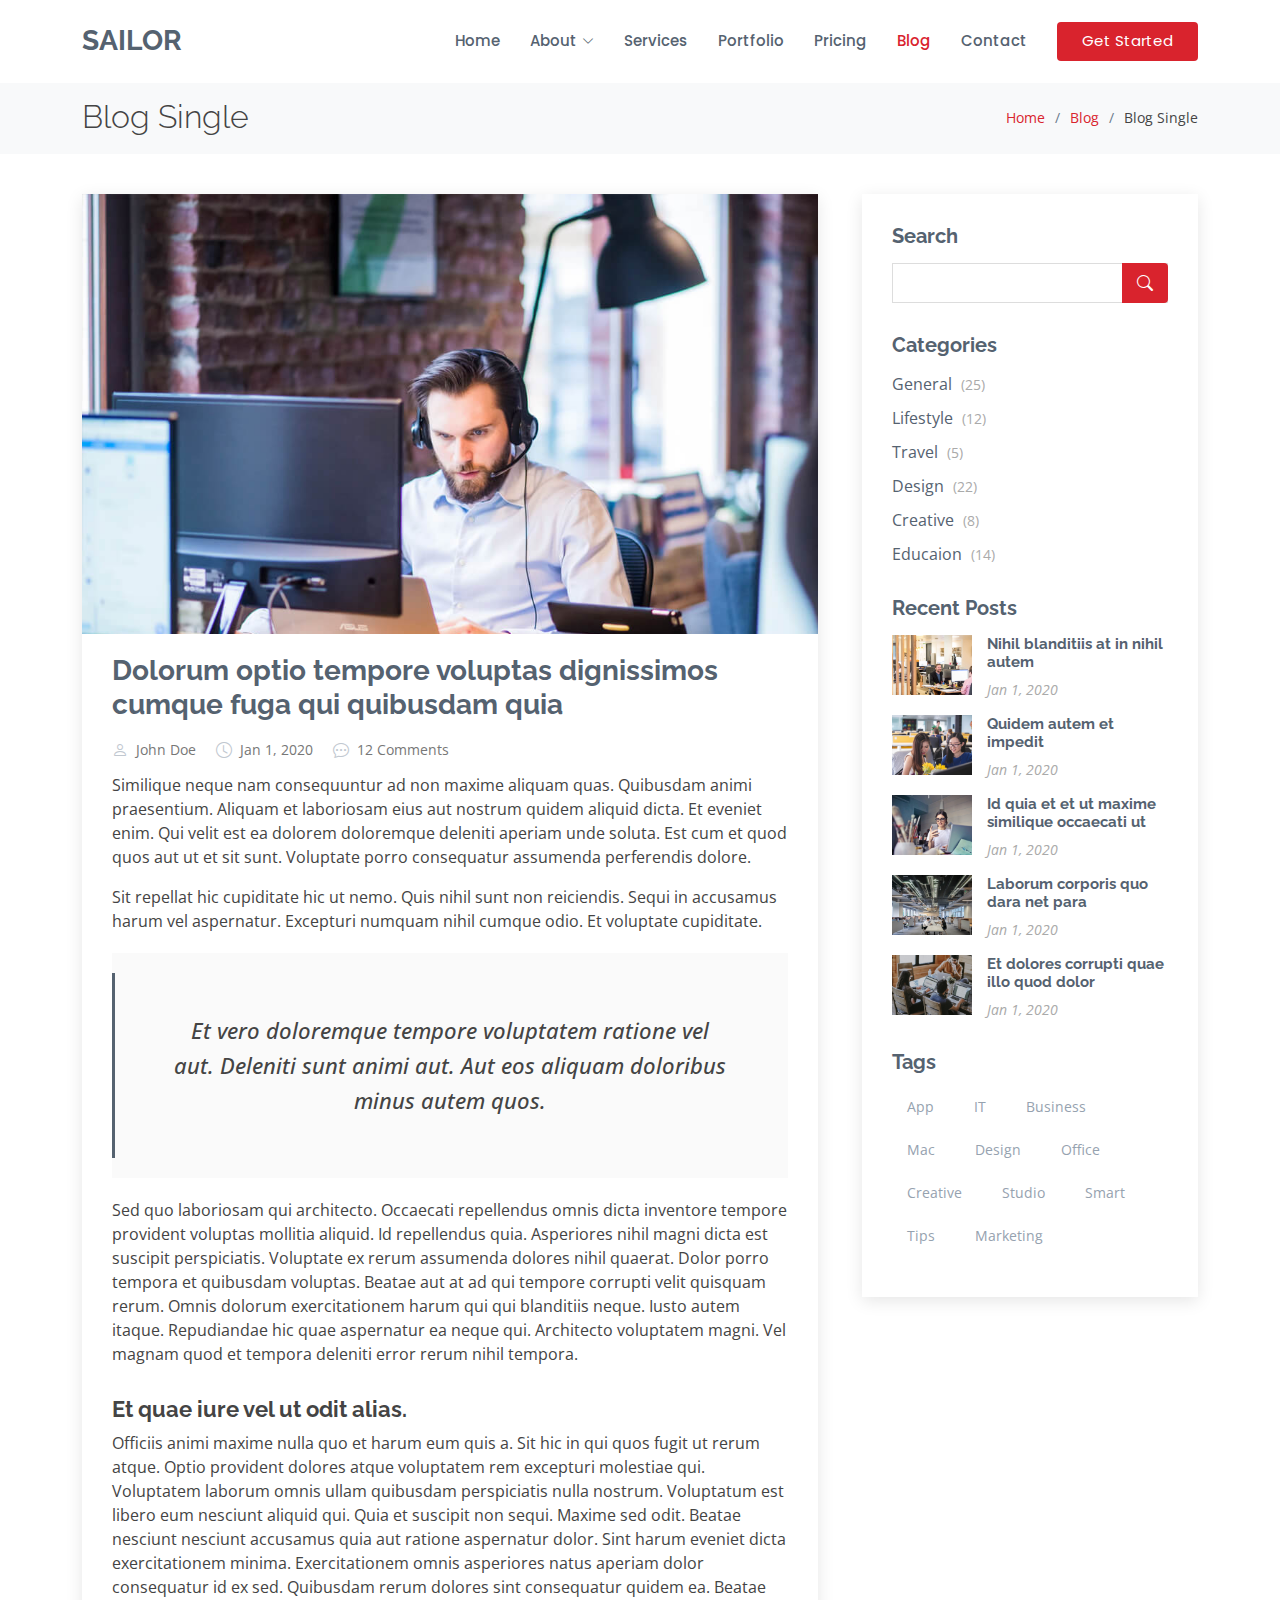
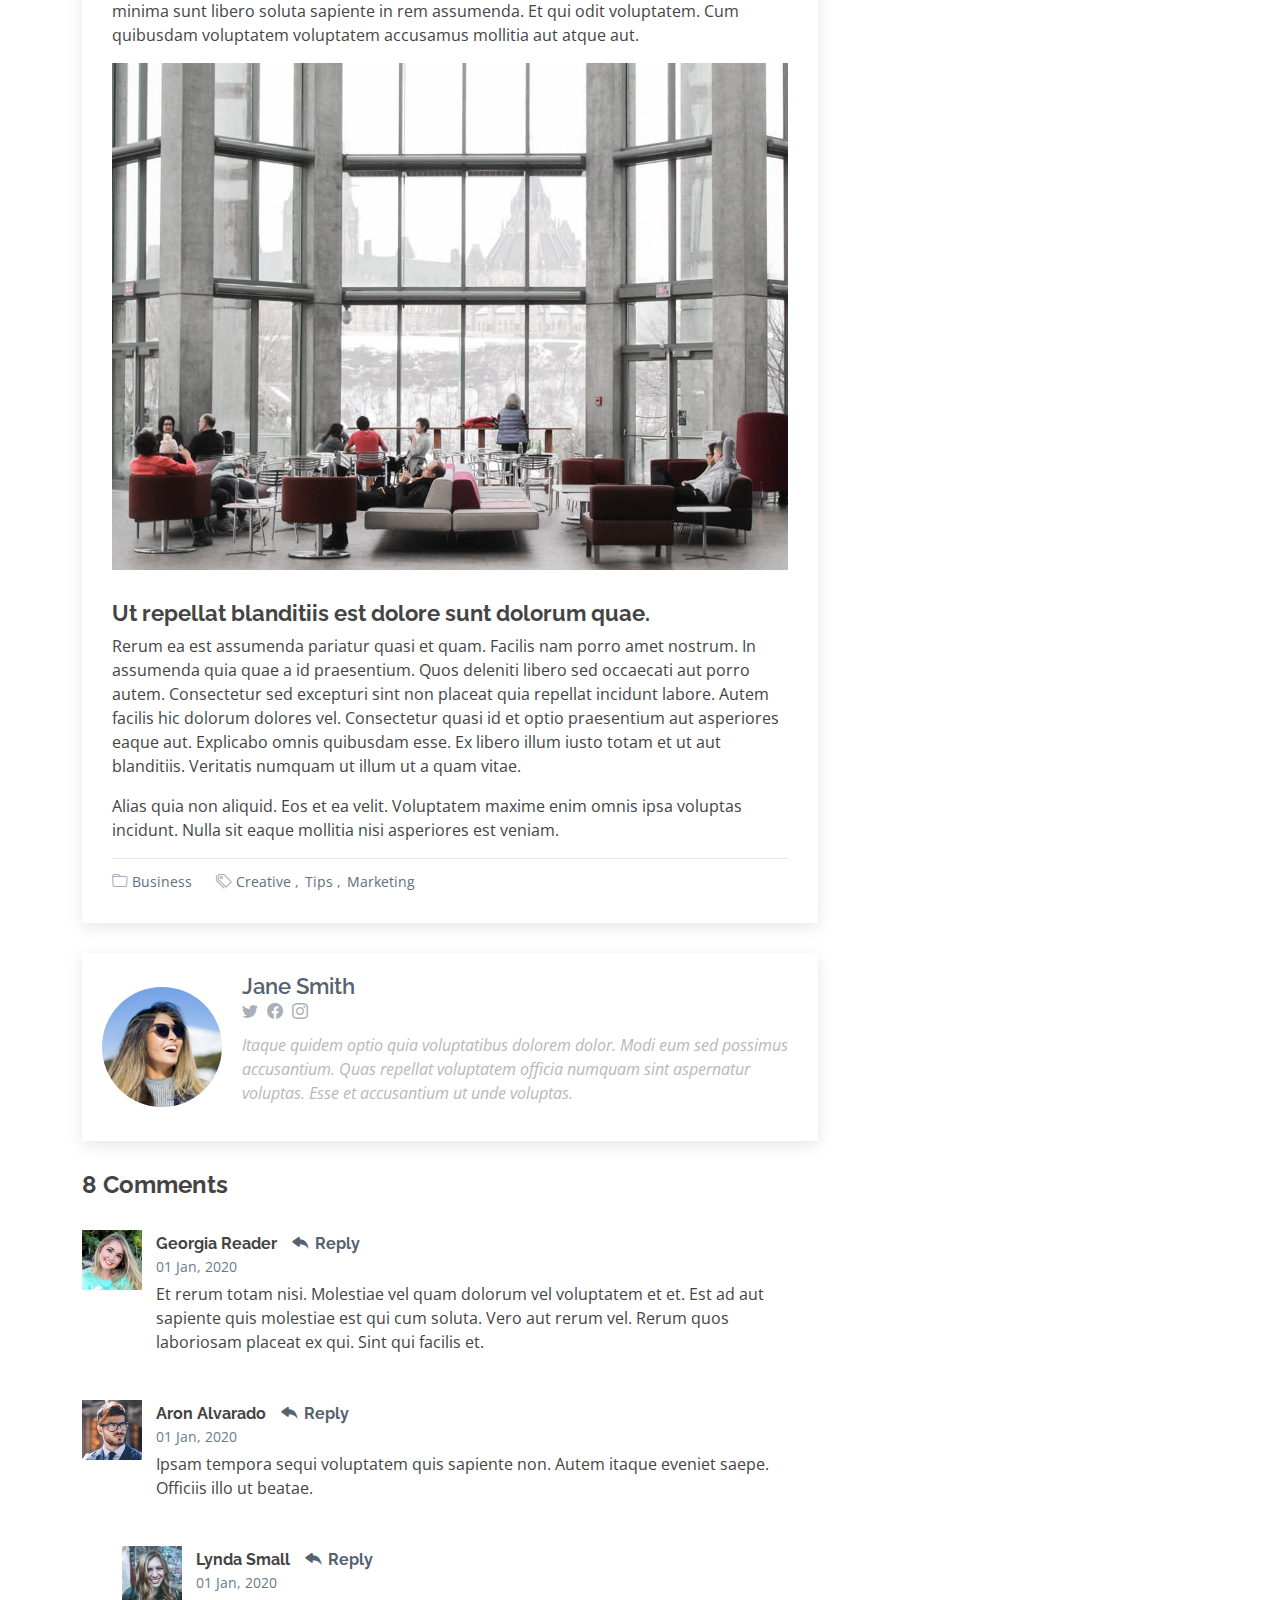
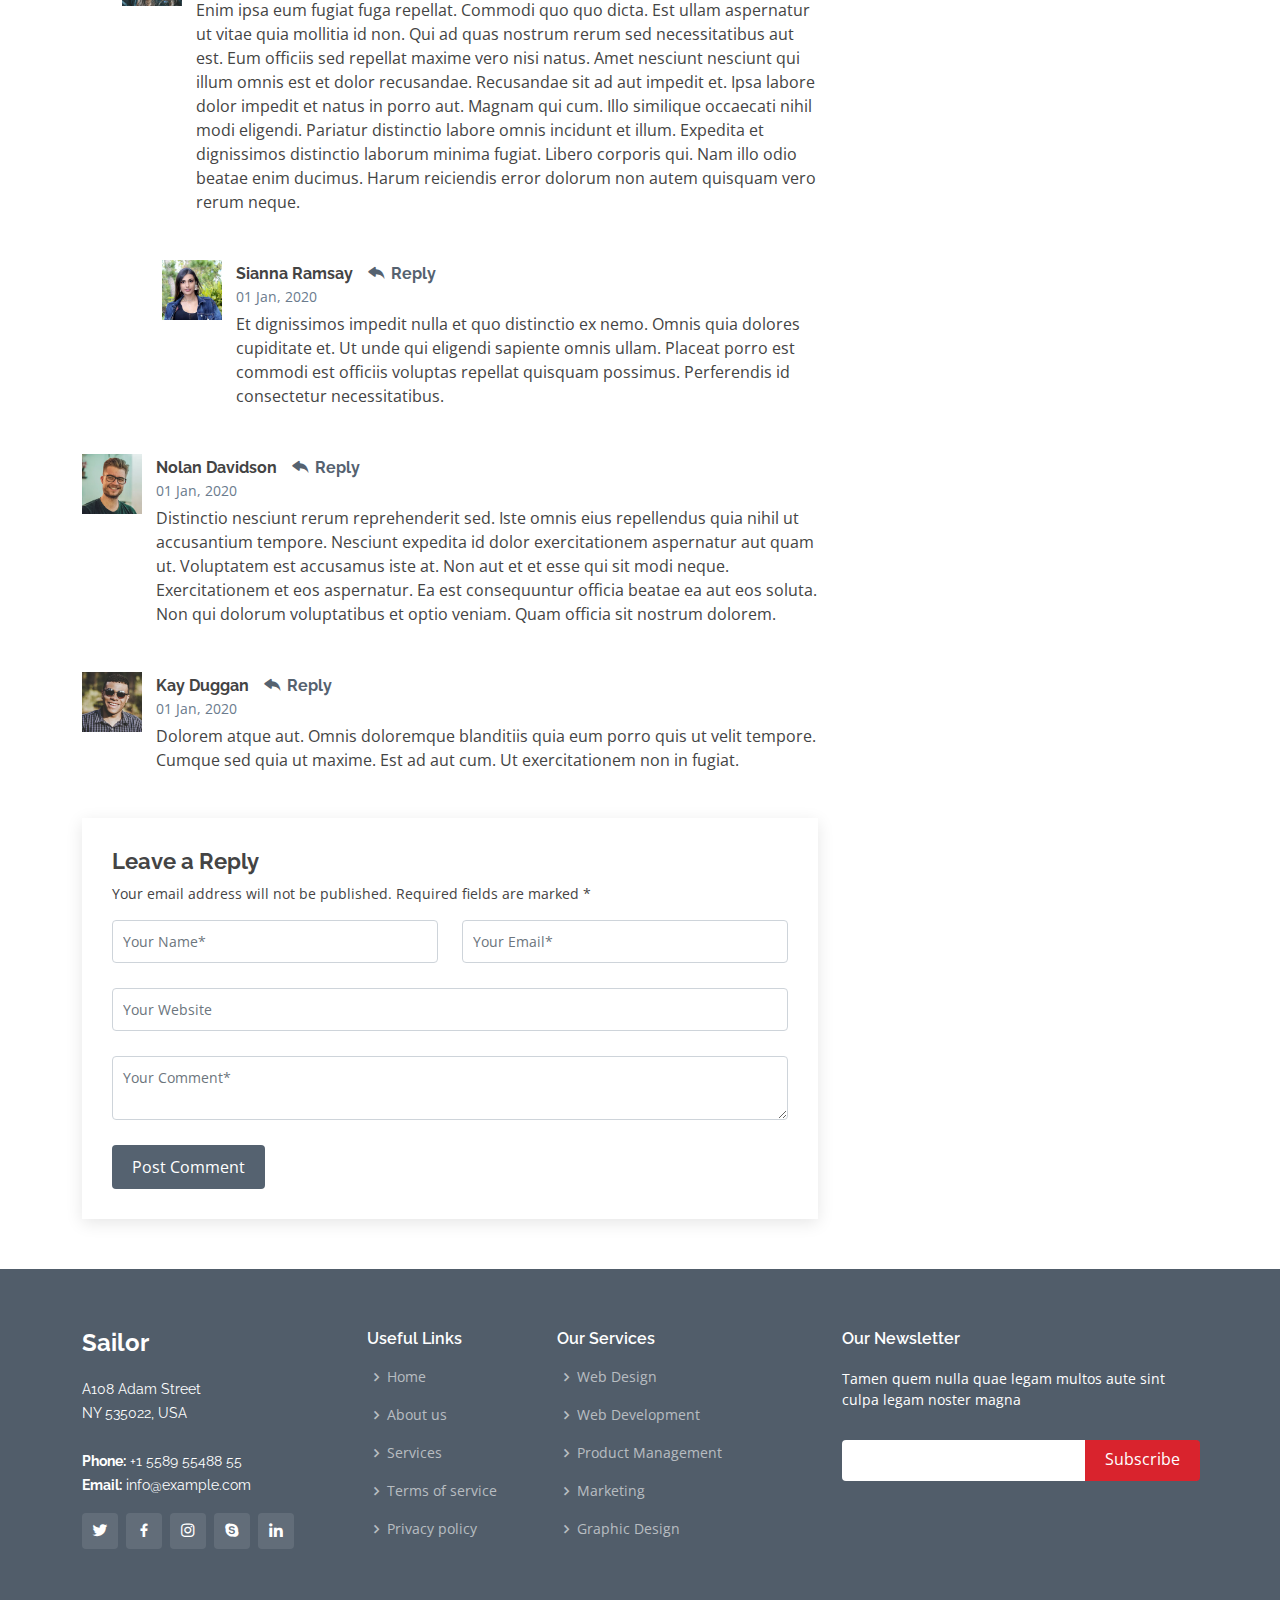
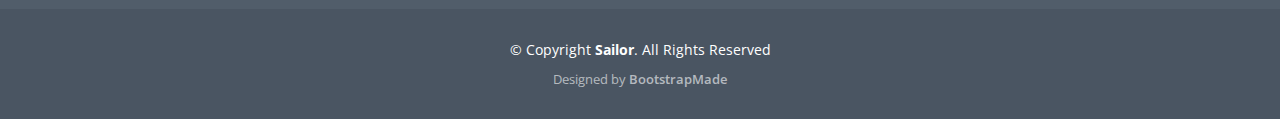
<file: mom1/Sailor/blog-single.html>
<!DOCTYPE html>
<html lang="en">

<head>
  <meta charset="utf-8">
  <meta content="width=device-width, initial-scale=1.0" name="viewport">

  <title>Blog Single - Sailor Bootstrap Template</title>
  <meta content="" name="description">
  <meta content="" name="keywords">

  <!-- Favicons -->
  <link href="assets/img/favicon.png" rel="icon">
  <link href="assets/img/apple-touch-icon.png" rel="apple-touch-icon">

  <!-- Google Fonts -->
  <link href="https://fonts.googleapis.com/css?family=Open+Sans:300,300i,400,400i,600,600i,700,700i|Raleway:300,300i,400,400i,500,500i,600,600i,700,700i|Poppins:300,300i,400,400i,500,500i,600,600i,700,700i" rel="stylesheet">

  <!-- Vendor CSS Files -->
  <link href="assets/vendor/animate.css/animate.min.css" rel="stylesheet">
  <link href="assets/vendor/bootstrap/css/bootstrap.min.css" rel="stylesheet">
  <link href="assets/vendor/bootstrap-icons/bootstrap-icons.css" rel="stylesheet">
  <link href="assets/vendor/boxicons/css/boxicons.min.css" rel="stylesheet">
  <link href="assets/vendor/glightbox/css/glightbox.min.css" rel="stylesheet">
  <link href="assets/vendor/remixicon/remixicon.css" rel="stylesheet">
  <link href="assets/vendor/swiper/swiper-bundle.min.css" rel="stylesheet">

  <!-- Template Main CSS File -->
  <link href="assets/css/style.css" rel="stylesheet">

  <!-- =======================================================
  * Template Name: Sailor - v4.9.1
  * Template URL: https://bootstrapmade.com/sailor-free-bootstrap-theme/
  * Author: BootstrapMade.com
  * License: https://bootstrapmade.com/license/
  ======================================================== -->
</head>

<body>

  <!-- ======= Header ======= -->
  <header id="header" class="fixed-top d-flex align-items-center">
    <div class="container d-flex align-items-center">

      <h1 class="logo me-auto"><a href="index.html">Sailor</a></h1>
      <!-- Uncomment below if you prefer to use an image logo -->
      <!-- <a href="index.html" class="logo me-auto"><img src="assets/img/logo.png" alt="" class="img-fluid"></a>-->

      <nav id="navbar" class="navbar">
        <ul>
          <li><a href="index.html">Home</a></li>

          <li class="dropdown"><a href="#"><span>About</span> <i class="bi bi-chevron-down"></i></a>
            <ul>
              <li><a href="about.html">About</a></li>
              <li><a href="team.html">Team</a></li>
              <li><a href="testimonials.html">Testimonials</a></li>

              <li class="dropdown"><a href="#"><span>Deep Drop Down</span> <i class="bi bi-chevron-right"></i></a>
                <ul>
                  <li><a href="#">Deep Drop Down 1</a></li>
                  <li><a href="#">Deep Drop Down 2</a></li>
                  <li><a href="#">Deep Drop Down 3</a></li>
                  <li><a href="#">Deep Drop Down 4</a></li>
                  <li><a href="#">Deep Drop Down 5</a></li>
                </ul>
              </li>
            </ul>
          </li>
          <li><a href="services.html">Services</a></li>
          <li><a href="portfolio.html">Portfolio</a></li>
          <li><a href="pricing.html">Pricing</a></li>
          <li><a href="blog.html" class="active">Blog</a></li>

          <li><a href="contact.html">Contact</a></li>
          <li><a href="index.html" class="getstarted">Get Started</a></li>
        </ul>
        <i class="bi bi-list mobile-nav-toggle"></i>
      </nav><!-- .navbar -->

    </div>
  </header><!-- End Header -->

  <main id="main">

    <!-- ======= Breadcrumbs ======= -->
    <section id="breadcrumbs" class="breadcrumbs">
      <div class="container">

        <div class="d-flex justify-content-between align-items-center">
          <h2>Blog Single</h2>
          <ol>
            <li><a href="index.html">Home</a></li>
            <li><a href="blog.html">Blog</a></li>
            <li>Blog Single</li>
          </ol>
        </div>

      </div>
    </section><!-- End Breadcrumbs -->

    <!-- ======= Blog Single Section ======= -->
    <section id="blog" class="blog">
      <div class="container" data-aos="fade-up">

        <div class="row">

          <div class="col-lg-8 entries">

            <article class="entry entry-single">

              <div class="entry-img">
                <img src="assets/img/blog/blog-1.jpg" alt="" class="img-fluid">
              </div>

              <h2 class="entry-title">
                <a href="blog-single.html">Dolorum optio tempore voluptas dignissimos cumque fuga qui quibusdam quia</a>
              </h2>

              <div class="entry-meta">
                <ul>
                  <li class="d-flex align-items-center"><i class="bi bi-person"></i> <a href="blog-single.html">John Doe</a></li>
                  <li class="d-flex align-items-center"><i class="bi bi-clock"></i> <a href="blog-single.html"><time datetime="2020-01-01">Jan 1, 2020</time></a></li>
                  <li class="d-flex align-items-center"><i class="bi bi-chat-dots"></i> <a href="blog-single.html">12 Comments</a></li>
                </ul>
              </div>

              <div class="entry-content">
                <p>
                  Similique neque nam consequuntur ad non maxime aliquam quas. Quibusdam animi praesentium. Aliquam et laboriosam eius aut nostrum quidem aliquid dicta.
                  Et eveniet enim. Qui velit est ea dolorem doloremque deleniti aperiam unde soluta. Est cum et quod quos aut ut et sit sunt. Voluptate porro consequatur assumenda perferendis dolore.
                </p>

                <p>
                  Sit repellat hic cupiditate hic ut nemo. Quis nihil sunt non reiciendis. Sequi in accusamus harum vel aspernatur. Excepturi numquam nihil cumque odio. Et voluptate cupiditate.
                </p>

                <blockquote>
                  <p>
                    Et vero doloremque tempore voluptatem ratione vel aut. Deleniti sunt animi aut. Aut eos aliquam doloribus minus autem quos.
                  </p>
                </blockquote>

                <p>
                  Sed quo laboriosam qui architecto. Occaecati repellendus omnis dicta inventore tempore provident voluptas mollitia aliquid. Id repellendus quia. Asperiores nihil magni dicta est suscipit perspiciatis. Voluptate ex rerum assumenda dolores nihil quaerat.
                  Dolor porro tempora et quibusdam voluptas. Beatae aut at ad qui tempore corrupti velit quisquam rerum. Omnis dolorum exercitationem harum qui qui blanditiis neque.
                  Iusto autem itaque. Repudiandae hic quae aspernatur ea neque qui. Architecto voluptatem magni. Vel magnam quod et tempora deleniti error rerum nihil tempora.
                </p>

                <h3>Et quae iure vel ut odit alias.</h3>
                <p>
                  Officiis animi maxime nulla quo et harum eum quis a. Sit hic in qui quos fugit ut rerum atque. Optio provident dolores atque voluptatem rem excepturi molestiae qui. Voluptatem laborum omnis ullam quibusdam perspiciatis nulla nostrum. Voluptatum est libero eum nesciunt aliquid qui.
                  Quia et suscipit non sequi. Maxime sed odit. Beatae nesciunt nesciunt accusamus quia aut ratione aspernatur dolor. Sint harum eveniet dicta exercitationem minima. Exercitationem omnis asperiores natus aperiam dolor consequatur id ex sed. Quibusdam rerum dolores sint consequatur quidem ea.
                  Beatae minima sunt libero soluta sapiente in rem assumenda. Et qui odit voluptatem. Cum quibusdam voluptatem voluptatem accusamus mollitia aut atque aut.
                </p>
                <img src="assets/img/blog/blog-inside-post.jpg" class="img-fluid" alt="">

                <h3>Ut repellat blanditiis est dolore sunt dolorum quae.</h3>
                <p>
                  Rerum ea est assumenda pariatur quasi et quam. Facilis nam porro amet nostrum. In assumenda quia quae a id praesentium. Quos deleniti libero sed occaecati aut porro autem. Consectetur sed excepturi sint non placeat quia repellat incidunt labore. Autem facilis hic dolorum dolores vel.
                  Consectetur quasi id et optio praesentium aut asperiores eaque aut. Explicabo omnis quibusdam esse. Ex libero illum iusto totam et ut aut blanditiis. Veritatis numquam ut illum ut a quam vitae.
                </p>
                <p>
                  Alias quia non aliquid. Eos et ea velit. Voluptatem maxime enim omnis ipsa voluptas incidunt. Nulla sit eaque mollitia nisi asperiores est veniam.
                </p>

              </div>

              <div class="entry-footer">
                <i class="bi bi-folder"></i>
                <ul class="cats">
                  <li><a href="#">Business</a></li>
                </ul>

                <i class="bi bi-tags"></i>
                <ul class="tags">
                  <li><a href="#">Creative</a></li>
                  <li><a href="#">Tips</a></li>
                  <li><a href="#">Marketing</a></li>
                </ul>
              </div>

            </article><!-- End blog entry -->

            <div class="blog-author d-flex align-items-center">
              <img src="assets/img/blog/blog-author.jpg" class="rounded-circle float-left" alt="">
              <div>
                <h4>Jane Smith</h4>
                <div class="social-links">
                  <a href="https://twitters.com/#"><i class="bi bi-twitter"></i></a>
                  <a href="https://facebook.com/#"><i class="bi bi-facebook"></i></a>
                  <a href="https://instagram.com/#"><i class="biu bi-instagram"></i></a>
                </div>
                <p>
                  Itaque quidem optio quia voluptatibus dolorem dolor. Modi eum sed possimus accusantium. Quas repellat voluptatem officia numquam sint aspernatur voluptas. Esse et accusantium ut unde voluptas.
                </p>
              </div>
            </div><!-- End blog author bio -->

            <div class="blog-comments">

              <h4 class="comments-count">8 Comments</h4>

              <div id="comment-1" class="comment">
                <div class="d-flex">
                  <div class="comment-img"><img src="assets/img/blog/comments-1.jpg" alt=""></div>
                  <div>
                    <h5><a href="">Georgia Reader</a> <a href="#" class="reply"><i class="bi bi-reply-fill"></i> Reply</a></h5>
                    <time datetime="2020-01-01">01 Jan, 2020</time>
                    <p>
                      Et rerum totam nisi. Molestiae vel quam dolorum vel voluptatem et et. Est ad aut sapiente quis molestiae est qui cum soluta.
                      Vero aut rerum vel. Rerum quos laboriosam placeat ex qui. Sint qui facilis et.
                    </p>
                  </div>
                </div>
              </div><!-- End comment #1 -->

              <div id="comment-2" class="comment">
                <div class="d-flex">
                  <div class="comment-img"><img src="assets/img/blog/comments-2.jpg" alt=""></div>
                  <div>
                    <h5><a href="">Aron Alvarado</a> <a href="#" class="reply"><i class="bi bi-reply-fill"></i> Reply</a></h5>
                    <time datetime="2020-01-01">01 Jan, 2020</time>
                    <p>
                      Ipsam tempora sequi voluptatem quis sapiente non. Autem itaque eveniet saepe. Officiis illo ut beatae.
                    </p>
                  </div>
                </div>

                <div id="comment-reply-1" class="comment comment-reply">
                  <div class="d-flex">
                    <div class="comment-img"><img src="assets/img/blog/comments-3.jpg" alt=""></div>
                    <div>
                      <h5><a href="">Lynda Small</a> <a href="#" class="reply"><i class="bi bi-reply-fill"></i> Reply</a></h5>
                      <time datetime="2020-01-01">01 Jan, 2020</time>
                      <p>
                        Enim ipsa eum fugiat fuga repellat. Commodi quo quo dicta. Est ullam aspernatur ut vitae quia mollitia id non. Qui ad quas nostrum rerum sed necessitatibus aut est. Eum officiis sed repellat maxime vero nisi natus. Amet nesciunt nesciunt qui illum omnis est et dolor recusandae.

                        Recusandae sit ad aut impedit et. Ipsa labore dolor impedit et natus in porro aut. Magnam qui cum. Illo similique occaecati nihil modi eligendi. Pariatur distinctio labore omnis incidunt et illum. Expedita et dignissimos distinctio laborum minima fugiat.

                        Libero corporis qui. Nam illo odio beatae enim ducimus. Harum reiciendis error dolorum non autem quisquam vero rerum neque.
                      </p>
                    </div>
                  </div>

                  <div id="comment-reply-2" class="comment comment-reply">
                    <div class="d-flex">
                      <div class="comment-img"><img src="assets/img/blog/comments-4.jpg" alt=""></div>
                      <div>
                        <h5><a href="">Sianna Ramsay</a> <a href="#" class="reply"><i class="bi bi-reply-fill"></i> Reply</a></h5>
                        <time datetime="2020-01-01">01 Jan, 2020</time>
                        <p>
                          Et dignissimos impedit nulla et quo distinctio ex nemo. Omnis quia dolores cupiditate et. Ut unde qui eligendi sapiente omnis ullam. Placeat porro est commodi est officiis voluptas repellat quisquam possimus. Perferendis id consectetur necessitatibus.
                        </p>
                      </div>
                    </div>

                  </div><!-- End comment reply #2-->

                </div><!-- End comment reply #1-->

              </div><!-- End comment #2-->

              <div id="comment-3" class="comment">
                <div class="d-flex">
                  <div class="comment-img"><img src="assets/img/blog/comments-5.jpg" alt=""></div>
                  <div>
                    <h5><a href="">Nolan Davidson</a> <a href="#" class="reply"><i class="bi bi-reply-fill"></i> Reply</a></h5>
                    <time datetime="2020-01-01">01 Jan, 2020</time>
                    <p>
                      Distinctio nesciunt rerum reprehenderit sed. Iste omnis eius repellendus quia nihil ut accusantium tempore. Nesciunt expedita id dolor exercitationem aspernatur aut quam ut. Voluptatem est accusamus iste at.
                      Non aut et et esse qui sit modi neque. Exercitationem et eos aspernatur. Ea est consequuntur officia beatae ea aut eos soluta. Non qui dolorum voluptatibus et optio veniam. Quam officia sit nostrum dolorem.
                    </p>
                  </div>
                </div>

              </div><!-- End comment #3 -->

              <div id="comment-4" class="comment">
                <div class="d-flex">
                  <div class="comment-img"><img src="assets/img/blog/comments-6.jpg" alt=""></div>
                  <div>
                    <h5><a href="">Kay Duggan</a> <a href="#" class="reply"><i class="bi bi-reply-fill"></i> Reply</a></h5>
                    <time datetime="2020-01-01">01 Jan, 2020</time>
                    <p>
                      Dolorem atque aut. Omnis doloremque blanditiis quia eum porro quis ut velit tempore. Cumque sed quia ut maxime. Est ad aut cum. Ut exercitationem non in fugiat.
                    </p>
                  </div>
                </div>

              </div><!-- End comment #4 -->

              <div class="reply-form">
                <h4>Leave a Reply</h4>
                <p>Your email address will not be published. Required fields are marked * </p>
                <form action="">
                  <div class="row">
                    <div class="col-md-6 form-group">
                      <input name="name" type="text" class="form-control" placeholder="Your Name*">
                    </div>
                    <div class="col-md-6 form-group">
                      <input name="email" type="text" class="form-control" placeholder="Your Email*">
                    </div>
                  </div>
                  <div class="row">
                    <div class="col form-group">
                      <input name="website" type="text" class="form-control" placeholder="Your Website">
                    </div>
                  </div>
                  <div class="row">
                    <div class="col form-group">
                      <textarea name="comment" class="form-control" placeholder="Your Comment*"></textarea>
                    </div>
                  </div>
                  <button type="submit" class="btn btn-primary">Post Comment</button>

                </form>

              </div>

            </div><!-- End blog comments -->

          </div><!-- End blog entries list -->

          <div class="col-lg-4">

            <div class="sidebar">

              <h3 class="sidebar-title">Search</h3>
              <div class="sidebar-item search-form">
                <form action="">
                  <input type="text">
                  <button type="submit"><i class="bi bi-search"></i></button>
                </form>
              </div><!-- End sidebar search formn-->

              <h3 class="sidebar-title">Categories</h3>
              <div class="sidebar-item categories">
                <ul>
                  <li><a href="#">General <span>(25)</span></a></li>
                  <li><a href="#">Lifestyle <span>(12)</span></a></li>
                  <li><a href="#">Travel <span>(5)</span></a></li>
                  <li><a href="#">Design <span>(22)</span></a></li>
                  <li><a href="#">Creative <span>(8)</span></a></li>
                  <li><a href="#">Educaion <span>(14)</span></a></li>
                </ul>
              </div><!-- End sidebar categories-->

              <h3 class="sidebar-title">Recent Posts</h3>
              <div class="sidebar-item recent-posts">
                <div class="post-item clearfix">
                  <img src="assets/img/blog/blog-recent-1.jpg" alt="">
                  <h4><a href="blog-single.html">Nihil blanditiis at in nihil autem</a></h4>
                  <time datetime="2020-01-01">Jan 1, 2020</time>
                </div>

                <div class="post-item clearfix">
                  <img src="assets/img/blog/blog-recent-2.jpg" alt="">
                  <h4><a href="blog-single.html">Quidem autem et impedit</a></h4>
                  <time datetime="2020-01-01">Jan 1, 2020</time>
                </div>

                <div class="post-item clearfix">
                  <img src="assets/img/blog/blog-recent-3.jpg" alt="">
                  <h4><a href="blog-single.html">Id quia et et ut maxime similique occaecati ut</a></h4>
                  <time datetime="2020-01-01">Jan 1, 2020</time>
                </div>

                <div class="post-item clearfix">
                  <img src="assets/img/blog/blog-recent-4.jpg" alt="">
                  <h4><a href="blog-single.html">Laborum corporis quo dara net para</a></h4>
                  <time datetime="2020-01-01">Jan 1, 2020</time>
                </div>

                <div class="post-item clearfix">
                  <img src="assets/img/blog/blog-recent-5.jpg" alt="">
                  <h4><a href="blog-single.html">Et dolores corrupti quae illo quod dolor</a></h4>
                  <time datetime="2020-01-01">Jan 1, 2020</time>
                </div>

              </div><!-- End sidebar recent posts-->

              <h3 class="sidebar-title">Tags</h3>
              <div class="sidebar-item tags">
                <ul>
                  <li><a href="#">App</a></li>
                  <li><a href="#">IT</a></li>
                  <li><a href="#">Business</a></li>
                  <li><a href="#">Mac</a></li>
                  <li><a href="#">Design</a></li>
                  <li><a href="#">Office</a></li>
                  <li><a href="#">Creative</a></li>
                  <li><a href="#">Studio</a></li>
                  <li><a href="#">Smart</a></li>
                  <li><a href="#">Tips</a></li>
                  <li><a href="#">Marketing</a></li>
                </ul>
              </div><!-- End sidebar tags-->

            </div><!-- End sidebar -->

          </div><!-- End blog sidebar -->

        </div>

      </div>
    </section><!-- End Blog Single Section -->

  </main><!-- End #main -->

  <!-- ======= Footer ======= -->
  <footer id="footer">
    <div class="footer-top">
      <div class="container">
        <div class="row">

          <div class="col-lg-3 col-md-6">
            <div class="footer-info">
              <h3>Sailor</h3>
              <p>
                A108 Adam Street <br>
                NY 535022, USA<br><br>
                <strong>Phone:</strong> +1 5589 55488 55<br>
                <strong>Email:</strong> info@example.com<br>
              </p>
              <div class="social-links mt-3">
                <a href="#" class="twitter"><i class="bx bxl-twitter"></i></a>
                <a href="#" class="facebook"><i class="bx bxl-facebook"></i></a>
                <a href="#" class="instagram"><i class="bx bxl-instagram"></i></a>
                <a href="#" class="google-plus"><i class="bx bxl-skype"></i></a>
                <a href="#" class="linkedin"><i class="bx bxl-linkedin"></i></a>
              </div>
            </div>
          </div>

          <div class="col-lg-2 col-md-6 footer-links">
            <h4>Useful Links</h4>
            <ul>
              <li><i class="bx bx-chevron-right"></i> <a href="#">Home</a></li>
              <li><i class="bx bx-chevron-right"></i> <a href="#">About us</a></li>
              <li><i class="bx bx-chevron-right"></i> <a href="#">Services</a></li>
              <li><i class="bx bx-chevron-right"></i> <a href="#">Terms of service</a></li>
              <li><i class="bx bx-chevron-right"></i> <a href="#">Privacy policy</a></li>
            </ul>
          </div>

          <div class="col-lg-3 col-md-6 footer-links">
            <h4>Our Services</h4>
            <ul>
              <li><i class="bx bx-chevron-right"></i> <a href="#">Web Design</a></li>
              <li><i class="bx bx-chevron-right"></i> <a href="#">Web Development</a></li>
              <li><i class="bx bx-chevron-right"></i> <a href="#">Product Management</a></li>
              <li><i class="bx bx-chevron-right"></i> <a href="#">Marketing</a></li>
              <li><i class="bx bx-chevron-right"></i> <a href="#">Graphic Design</a></li>
            </ul>
          </div>

          <div class="col-lg-4 col-md-6 footer-newsletter">
            <h4>Our Newsletter</h4>
            <p>Tamen quem nulla quae legam multos aute sint culpa legam noster magna</p>
            <form action="" method="post">
              <input type="email" name="email"><input type="submit" value="Subscribe">
            </form>

          </div>

        </div>
      </div>
    </div>

    <div class="container">
      <div class="copyright">
        &copy; Copyright <strong><span>Sailor</span></strong>. All Rights Reserved
      </div>
      <div class="credits">
        <!-- All the links in the footer should remain intact. -->
        <!-- You can delete the links only if you purchased the pro version. -->
        <!-- Licensing information: https://bootstrapmade.com/license/ -->
        <!-- Purchase the pro version with working PHP/AJAX contact form: https://bootstrapmade.com/sailor-free-bootstrap-theme/ -->
        Designed by <a href="https://bootstrapmade.com/">BootstrapMade</a>
      </div>
    </div>
  </footer><!-- End Footer -->

  <a href="#" class="back-to-top d-flex align-items-center justify-content-center"><i class="bi bi-arrow-up-short"></i></a>

  <!-- Vendor JS Files -->
  <script src="assets/vendor/bootstrap/js/bootstrap.bundle.min.js"></script>
  <script src="assets/vendor/glightbox/js/glightbox.min.js"></script>
  <script src="assets/vendor/isotope-layout/isotope.pkgd.min.js"></script>
  <script src="assets/vendor/swiper/swiper-bundle.min.js"></script>
  <script src="assets/vendor/waypoints/noframework.waypoints.js"></script>
  <script src="assets/vendor/php-email-form/validate.js"></script>

  <!-- Template Main JS File -->
  <script src="assets/js/main.js"></script>

</body>

</html>
</file>
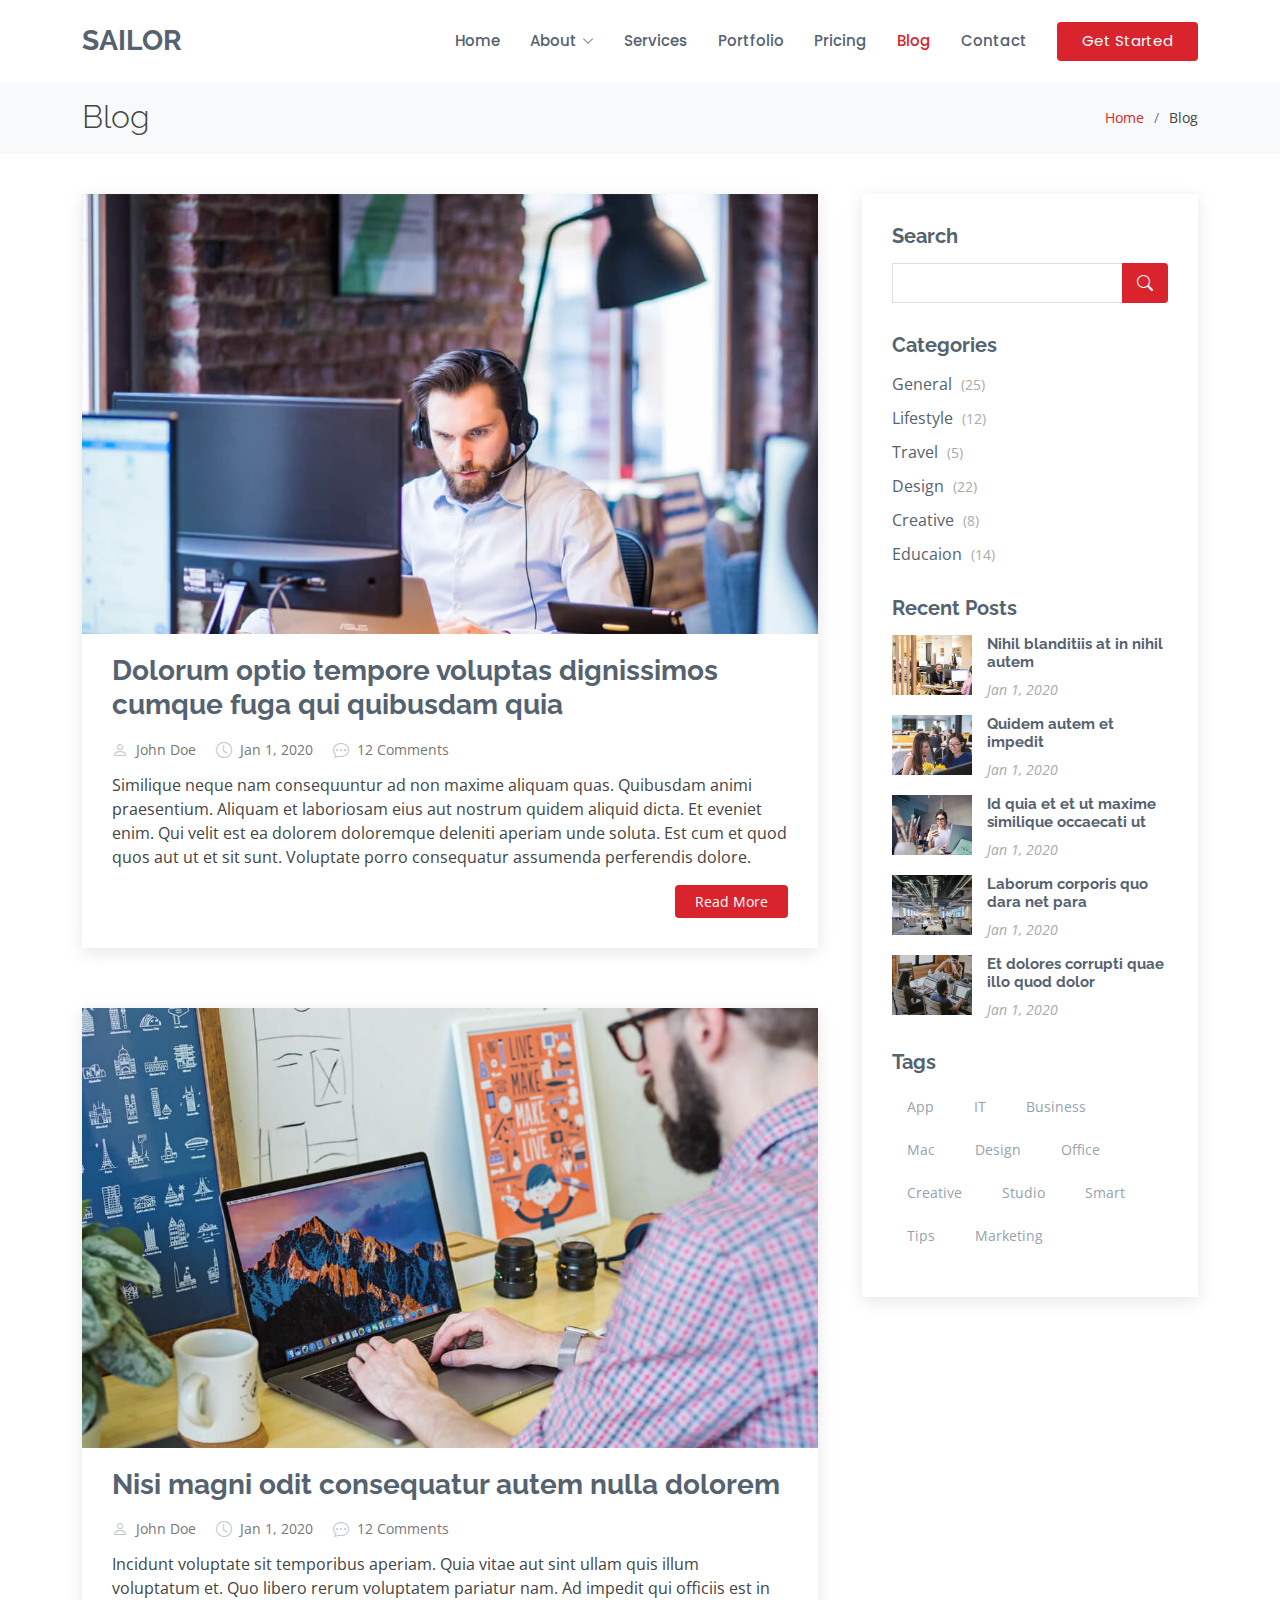
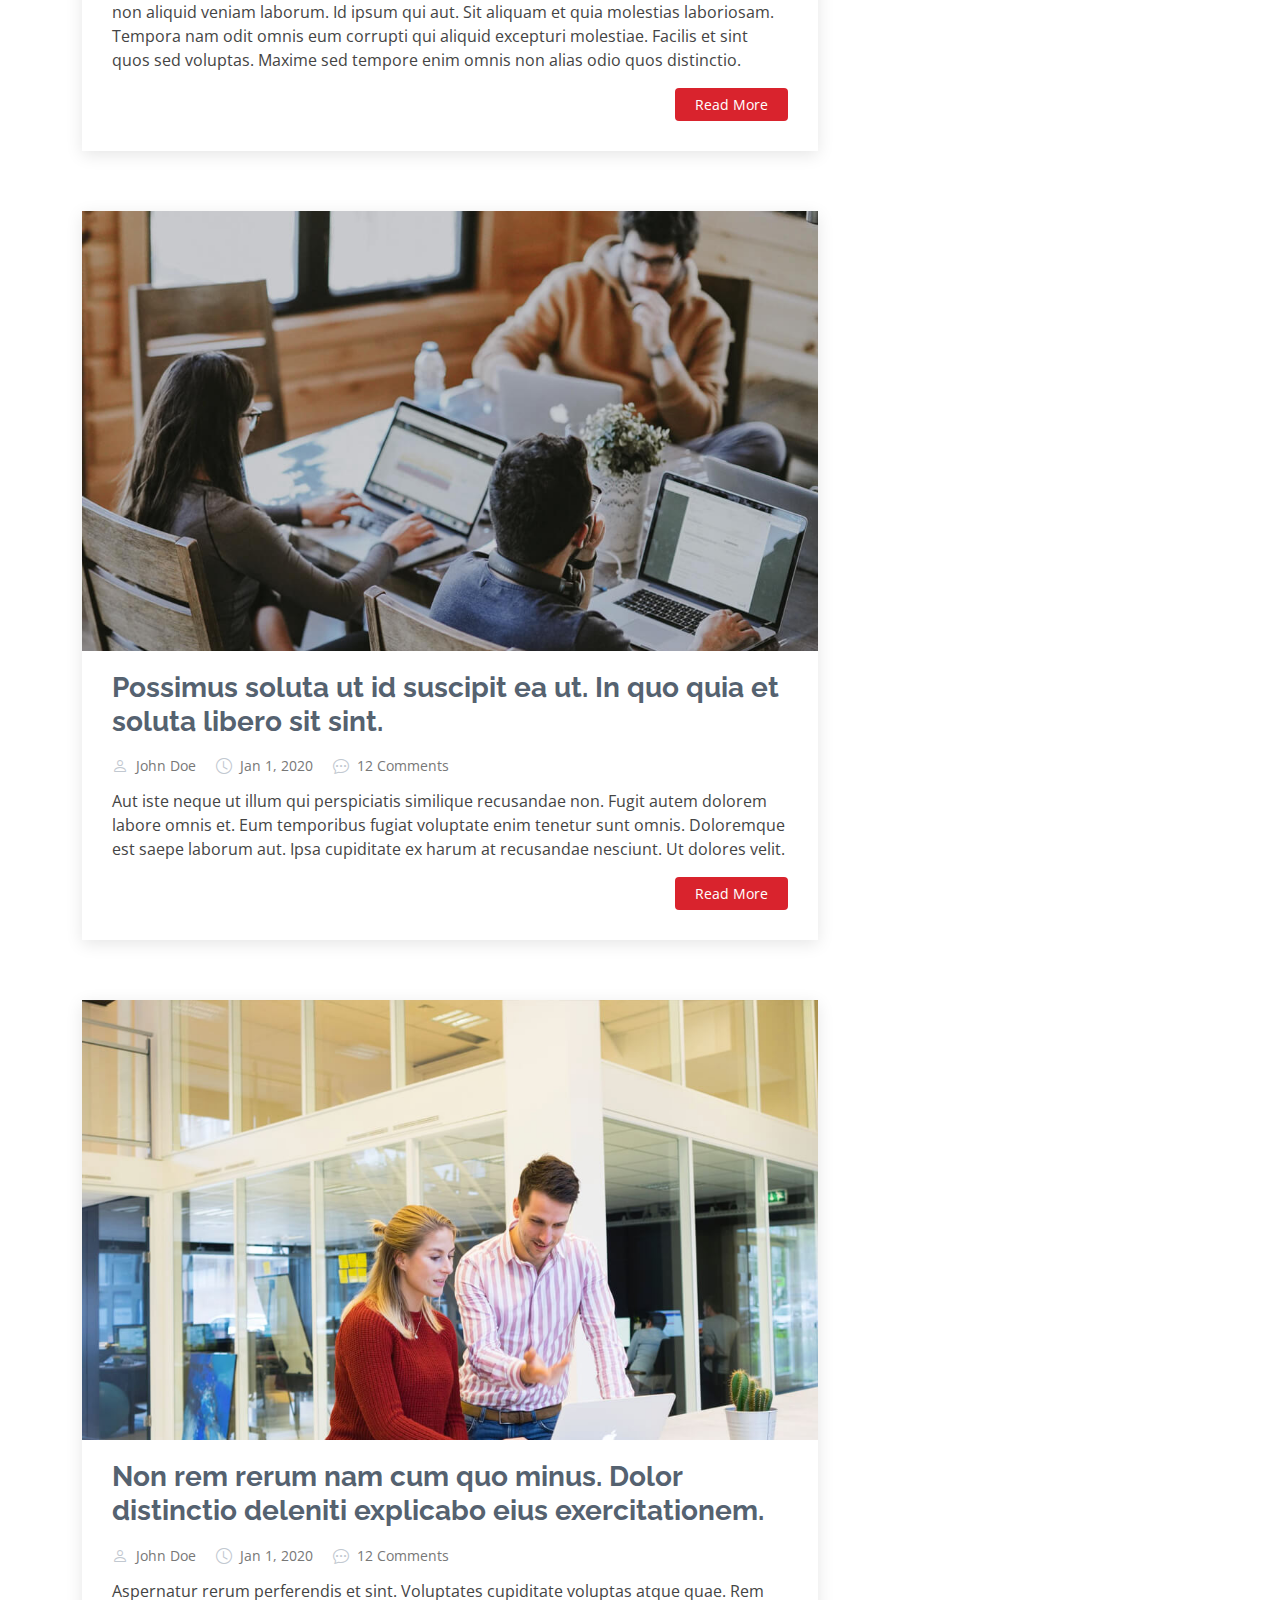
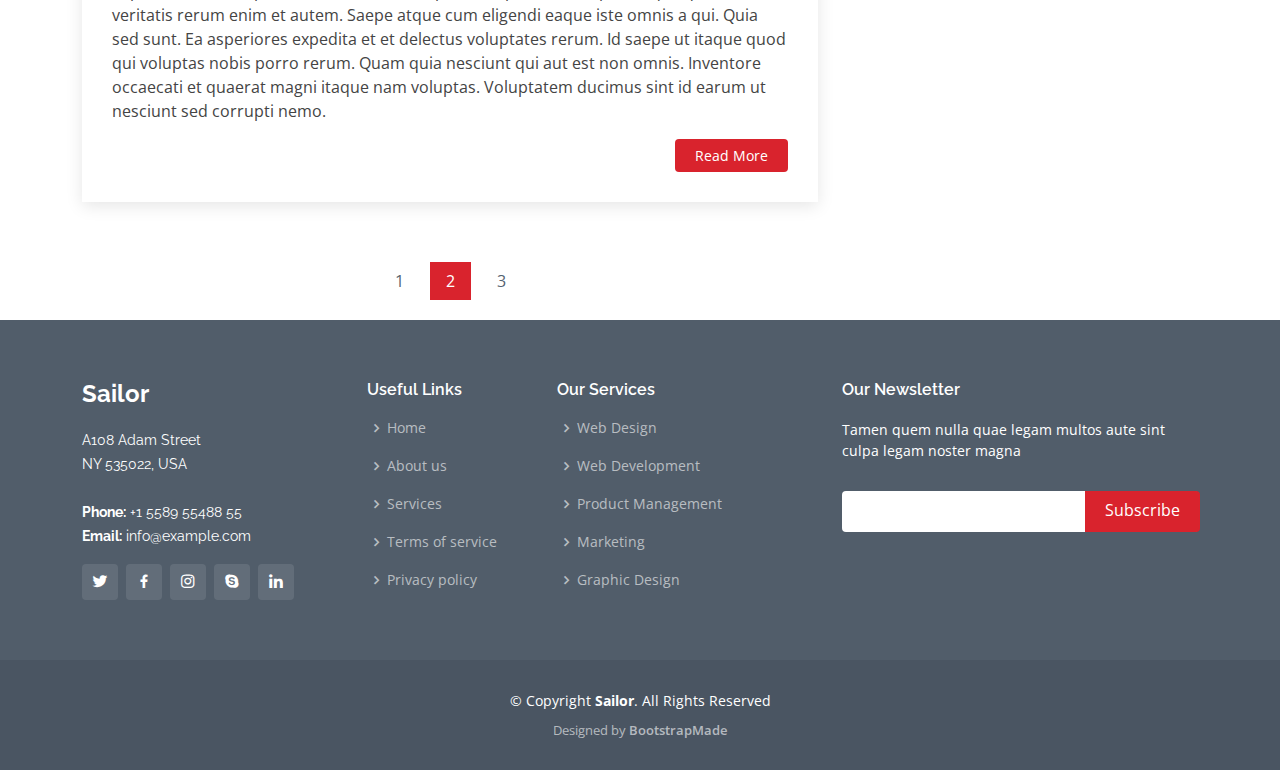
<file: mom1/Sailor/blog.html>
<!DOCTYPE html>
<html lang="en">

<head>
  <meta charset="utf-8">
  <meta content="width=device-width, initial-scale=1.0" name="viewport">

  <title>Blog - Sailor Bootstrap Template</title>
  <meta content="" name="description">
  <meta content="" name="keywords">

  <!-- Favicons -->
  <link href="assets/img/favicon.png" rel="icon">
  <link href="assets/img/apple-touch-icon.png" rel="apple-touch-icon">

  <!-- Google Fonts -->
  <link href="https://fonts.googleapis.com/css?family=Open+Sans:300,300i,400,400i,600,600i,700,700i|Raleway:300,300i,400,400i,500,500i,600,600i,700,700i|Poppins:300,300i,400,400i,500,500i,600,600i,700,700i" rel="stylesheet">

  <!-- Vendor CSS Files -->
  <link href="assets/vendor/animate.css/animate.min.css" rel="stylesheet">
  <link href="assets/vendor/bootstrap/css/bootstrap.min.css" rel="stylesheet">
  <link href="assets/vendor/bootstrap-icons/bootstrap-icons.css" rel="stylesheet">
  <link href="assets/vendor/boxicons/css/boxicons.min.css" rel="stylesheet">
  <link href="assets/vendor/glightbox/css/glightbox.min.css" rel="stylesheet">
  <link href="assets/vendor/remixicon/remixicon.css" rel="stylesheet">
  <link href="assets/vendor/swiper/swiper-bundle.min.css" rel="stylesheet">

  <!-- Template Main CSS File -->
  <link href="assets/css/style.css" rel="stylesheet">

  <!-- =======================================================
  * Template Name: Sailor - v4.9.1
  * Template URL: https://bootstrapmade.com/sailor-free-bootstrap-theme/
  * Author: BootstrapMade.com
  * License: https://bootstrapmade.com/license/
  ======================================================== -->
</head>

<body>

  <!-- ======= Header ======= -->
  <header id="header" class="fixed-top d-flex align-items-center">
    <div class="container d-flex align-items-center">

      <h1 class="logo me-auto"><a href="index.html">Sailor</a></h1>
      <!-- Uncomment below if you prefer to use an image logo -->
      <!-- <a href="index.html" class="logo me-auto"><img src="assets/img/logo.png" alt="" class="img-fluid"></a>-->

      <nav id="navbar" class="navbar">
        <ul>
          <li><a href="index.html">Home</a></li>

          <li class="dropdown"><a href="#"><span>About</span> <i class="bi bi-chevron-down"></i></a>
            <ul>
              <li><a href="about.html">About</a></li>
              <li><a href="team.html">Team</a></li>
              <li><a href="testimonials.html">Testimonials</a></li>

              <li class="dropdown"><a href="#"><span>Deep Drop Down</span> <i class="bi bi-chevron-right"></i></a>
                <ul>
                  <li><a href="#">Deep Drop Down 1</a></li>
                  <li><a href="#">Deep Drop Down 2</a></li>
                  <li><a href="#">Deep Drop Down 3</a></li>
                  <li><a href="#">Deep Drop Down 4</a></li>
                  <li><a href="#">Deep Drop Down 5</a></li>
                </ul>
              </li>
            </ul>
          </li>
          <li><a href="services.html">Services</a></li>
          <li><a href="portfolio.html">Portfolio</a></li>
          <li><a href="pricing.html">Pricing</a></li>
          <li><a href="blog.html" class="active">Blog</a></li>

          <li><a href="contact.html">Contact</a></li>
          <li><a href="index.html" class="getstarted">Get Started</a></li>
        </ul>
        <i class="bi bi-list mobile-nav-toggle"></i>
      </nav><!-- .navbar -->

    </div>
  </header><!-- End Header -->

  <main id="main">

    <!-- ======= Breadcrumbs ======= -->
    <section id="breadcrumbs" class="breadcrumbs">
      <div class="container">

        <div class="d-flex justify-content-between align-items-center">
          <h2>Blog</h2>
          <ol>
            <li><a href="index.html">Home</a></li>
            <li>Blog</li>
          </ol>
        </div>

      </div>
    </section><!-- End Breadcrumbs -->

    <!-- ======= Blog Section ======= -->
    <section id="blog" class="blog">
      <div class="container" data-aos="fade-up">

        <div class="row">

          <div class="col-lg-8 entries">

            <article class="entry">

              <div class="entry-img">
                <img src="assets/img/blog/blog-1.jpg" alt="" class="img-fluid">
              </div>

              <h2 class="entry-title">
                <a href="blog-single.html">Dolorum optio tempore voluptas dignissimos cumque fuga qui quibusdam quia</a>
              </h2>

              <div class="entry-meta">
                <ul>
                  <li class="d-flex align-items-center"><i class="bi bi-person"></i> <a href="blog-single.html">John Doe</a></li>
                  <li class="d-flex align-items-center"><i class="bi bi-clock"></i> <a href="blog-single.html"><time datetime="2020-01-01">Jan 1, 2020</time></a></li>
                  <li class="d-flex align-items-center"><i class="bi bi-chat-dots"></i> <a href="blog-single.html">12 Comments</a></li>
                </ul>
              </div>

              <div class="entry-content">
                <p>
                  Similique neque nam consequuntur ad non maxime aliquam quas. Quibusdam animi praesentium. Aliquam et laboriosam eius aut nostrum quidem aliquid dicta.
                  Et eveniet enim. Qui velit est ea dolorem doloremque deleniti aperiam unde soluta. Est cum et quod quos aut ut et sit sunt. Voluptate porro consequatur assumenda perferendis dolore.
                </p>
                <div class="read-more">
                  <a href="blog-single.html">Read More</a>
                </div>
              </div>

            </article><!-- End blog entry -->

            <article class="entry">

              <div class="entry-img">
                <img src="assets/img/blog/blog-2.jpg" alt="" class="img-fluid">
              </div>

              <h2 class="entry-title">
                <a href="blog-single.html">Nisi magni odit consequatur autem nulla dolorem</a>
              </h2>

              <div class="entry-meta">
                <ul>
                  <li class="d-flex align-items-center"><i class="bi bi-person"></i> <a href="blog-single.html">John Doe</a></li>
                  <li class="d-flex align-items-center"><i class="bi bi-clock"></i> <a href="blog-single.html"><time datetime="2020-01-01">Jan 1, 2020</time></a></li>
                  <li class="d-flex align-items-center"><i class="bi bi-chat-dots"></i> <a href="blog-single.html">12 Comments</a></li>
                </ul>
              </div>

              <div class="entry-content">
                <p>
                  Incidunt voluptate sit temporibus aperiam. Quia vitae aut sint ullam quis illum voluptatum et. Quo libero rerum voluptatem pariatur nam.
                  Ad impedit qui officiis est in non aliquid veniam laborum. Id ipsum qui aut. Sit aliquam et quia molestias laboriosam. Tempora nam odit omnis eum corrupti qui aliquid excepturi molestiae. Facilis et sint quos sed voluptas. Maxime sed tempore enim omnis non alias odio quos distinctio.
                </p>
                <div class="read-more">
                  <a href="blog-single.html">Read More</a>
                </div>
              </div>

            </article><!-- End blog entry -->

            <article class="entry">

              <div class="entry-img">
                <img src="assets/img/blog/blog-3.jpg" alt="" class="img-fluid">
              </div>

              <h2 class="entry-title">
                <a href="blog-single.html">Possimus soluta ut id suscipit ea ut. In quo quia et soluta libero sit sint.</a>
              </h2>

              <div class="entry-meta">
                <ul>
                  <li class="d-flex align-items-center"><i class="bi bi-person"></i> <a href="blog-single.html">John Doe</a></li>
                  <li class="d-flex align-items-center"><i class="bi bi-clock"></i> <a href="blog-single.html"><time datetime="2020-01-01">Jan 1, 2020</time></a></li>
                  <li class="d-flex align-items-center"><i class="bi bi-chat-dots"></i> <a href="blog-single.html">12 Comments</a></li>
                </ul>
              </div>

              <div class="entry-content">
                <p>
                  Aut iste neque ut illum qui perspiciatis similique recusandae non. Fugit autem dolorem labore omnis et. Eum temporibus fugiat voluptate enim tenetur sunt omnis.
                  Doloremque est saepe laborum aut. Ipsa cupiditate ex harum at recusandae nesciunt. Ut dolores velit.
                </p>
                <div class="read-more">
                  <a href="blog-single.html">Read More</a>
                </div>
              </div>

            </article><!-- End blog entry -->

            <article class="entry">

              <div class="entry-img">
                <img src="assets/img/blog/blog-4.jpg" alt="" class="img-fluid">
              </div>

              <h2 class="entry-title">
                <a href="blog-single.html">Non rem rerum nam cum quo minus. Dolor distinctio deleniti explicabo eius exercitationem.</a>
              </h2>

              <div class="entry-meta">
                <ul>
                  <li class="d-flex align-items-center"><i class="bi bi-person"></i> <a href="blog-single.html">John Doe</a></li>
                  <li class="d-flex align-items-center"><i class="bi bi-clock"></i> <a href="blog-single.html"><time datetime="2020-01-01">Jan 1, 2020</time></a></li>
                  <li class="d-flex align-items-center"><i class="bi bi-chat-dots"></i> <a href="blog-single.html">12 Comments</a></li>
                </ul>
              </div>

              <div class="entry-content">
                <p>
                  Aspernatur rerum perferendis et sint. Voluptates cupiditate voluptas atque quae. Rem veritatis rerum enim et autem. Saepe atque cum eligendi eaque iste omnis a qui.
                  Quia sed sunt. Ea asperiores expedita et et delectus voluptates rerum. Id saepe ut itaque quod qui voluptas nobis porro rerum. Quam quia nesciunt qui aut est non omnis. Inventore occaecati et quaerat magni itaque nam voluptas. Voluptatem ducimus sint id earum ut nesciunt sed corrupti nemo.
                </p>
                <div class="read-more">
                  <a href="blog-single.html">Read More</a>
                </div>
              </div>

            </article><!-- End blog entry -->

            <div class="blog-pagination">
              <ul class="justify-content-center">
                <li><a href="#">1</a></li>
                <li class="active"><a href="#">2</a></li>
                <li><a href="#">3</a></li>
              </ul>
            </div>

          </div><!-- End blog entries list -->

          <div class="col-lg-4">

            <div class="sidebar">

              <h3 class="sidebar-title">Search</h3>
              <div class="sidebar-item search-form">
                <form action="">
                  <input type="text">
                  <button type="submit"><i class="bi bi-search"></i></button>
                </form>
              </div><!-- End sidebar search formn-->

              <h3 class="sidebar-title">Categories</h3>
              <div class="sidebar-item categories">
                <ul>
                  <li><a href="#">General <span>(25)</span></a></li>
                  <li><a href="#">Lifestyle <span>(12)</span></a></li>
                  <li><a href="#">Travel <span>(5)</span></a></li>
                  <li><a href="#">Design <span>(22)</span></a></li>
                  <li><a href="#">Creative <span>(8)</span></a></li>
                  <li><a href="#">Educaion <span>(14)</span></a></li>
                </ul>
              </div><!-- End sidebar categories-->

              <h3 class="sidebar-title">Recent Posts</h3>
              <div class="sidebar-item recent-posts">
                <div class="post-item clearfix">
                  <img src="assets/img/blog/blog-recent-1.jpg" alt="">
                  <h4><a href="blog-single.html">Nihil blanditiis at in nihil autem</a></h4>
                  <time datetime="2020-01-01">Jan 1, 2020</time>
                </div>

                <div class="post-item clearfix">
                  <img src="assets/img/blog/blog-recent-2.jpg" alt="">
                  <h4><a href="blog-single.html">Quidem autem et impedit</a></h4>
                  <time datetime="2020-01-01">Jan 1, 2020</time>
                </div>

                <div class="post-item clearfix">
                  <img src="assets/img/blog/blog-recent-3.jpg" alt="">
                  <h4><a href="blog-single.html">Id quia et et ut maxime similique occaecati ut</a></h4>
                  <time datetime="2020-01-01">Jan 1, 2020</time>
                </div>

                <div class="post-item clearfix">
                  <img src="assets/img/blog/blog-recent-4.jpg" alt="">
                  <h4><a href="blog-single.html">Laborum corporis quo dara net para</a></h4>
                  <time datetime="2020-01-01">Jan 1, 2020</time>
                </div>

                <div class="post-item clearfix">
                  <img src="assets/img/blog/blog-recent-5.jpg" alt="">
                  <h4><a href="blog-single.html">Et dolores corrupti quae illo quod dolor</a></h4>
                  <time datetime="2020-01-01">Jan 1, 2020</time>
                </div>

              </div><!-- End sidebar recent posts-->

              <h3 class="sidebar-title">Tags</h3>
              <div class="sidebar-item tags">
                <ul>
                  <li><a href="#">App</a></li>
                  <li><a href="#">IT</a></li>
                  <li><a href="#">Business</a></li>
                  <li><a href="#">Mac</a></li>
                  <li><a href="#">Design</a></li>
                  <li><a href="#">Office</a></li>
                  <li><a href="#">Creative</a></li>
                  <li><a href="#">Studio</a></li>
                  <li><a href="#">Smart</a></li>
                  <li><a href="#">Tips</a></li>
                  <li><a href="#">Marketing</a></li>
                </ul>
              </div><!-- End sidebar tags-->

            </div><!-- End sidebar -->

          </div><!-- End blog sidebar -->

        </div>

      </div>
    </section><!-- End Blog Section -->

  </main><!-- End #main -->

  <!-- ======= Footer ======= -->
  <footer id="footer">
    <div class="footer-top">
      <div class="container">
        <div class="row">

          <div class="col-lg-3 col-md-6">
            <div class="footer-info">
              <h3>Sailor</h3>
              <p>
                A108 Adam Street <br>
                NY 535022, USA<br><br>
                <strong>Phone:</strong> +1 5589 55488 55<br>
                <strong>Email:</strong> info@example.com<br>
              </p>
              <div class="social-links mt-3">
                <a href="#" class="twitter"><i class="bx bxl-twitter"></i></a>
                <a href="#" class="facebook"><i class="bx bxl-facebook"></i></a>
                <a href="#" class="instagram"><i class="bx bxl-instagram"></i></a>
                <a href="#" class="google-plus"><i class="bx bxl-skype"></i></a>
                <a href="#" class="linkedin"><i class="bx bxl-linkedin"></i></a>
              </div>
            </div>
          </div>

          <div class="col-lg-2 col-md-6 footer-links">
            <h4>Useful Links</h4>
            <ul>
              <li><i class="bx bx-chevron-right"></i> <a href="#">Home</a></li>
              <li><i class="bx bx-chevron-right"></i> <a href="#">About us</a></li>
              <li><i class="bx bx-chevron-right"></i> <a href="#">Services</a></li>
              <li><i class="bx bx-chevron-right"></i> <a href="#">Terms of service</a></li>
              <li><i class="bx bx-chevron-right"></i> <a href="#">Privacy policy</a></li>
            </ul>
          </div>

          <div class="col-lg-3 col-md-6 footer-links">
            <h4>Our Services</h4>
            <ul>
              <li><i class="bx bx-chevron-right"></i> <a href="#">Web Design</a></li>
              <li><i class="bx bx-chevron-right"></i> <a href="#">Web Development</a></li>
              <li><i class="bx bx-chevron-right"></i> <a href="#">Product Management</a></li>
              <li><i class="bx bx-chevron-right"></i> <a href="#">Marketing</a></li>
              <li><i class="bx bx-chevron-right"></i> <a href="#">Graphic Design</a></li>
            </ul>
          </div>

          <div class="col-lg-4 col-md-6 footer-newsletter">
            <h4>Our Newsletter</h4>
            <p>Tamen quem nulla quae legam multos aute sint culpa legam noster magna</p>
            <form action="" method="post">
              <input type="email" name="email"><input type="submit" value="Subscribe">
            </form>

          </div>

        </div>
      </div>
    </div>

    <div class="container">
      <div class="copyright">
        &copy; Copyright <strong><span>Sailor</span></strong>. All Rights Reserved
      </div>
      <div class="credits">
        <!-- All the links in the footer should remain intact. -->
        <!-- You can delete the links only if you purchased the pro version. -->
        <!-- Licensing information: https://bootstrapmade.com/license/ -->
        <!-- Purchase the pro version with working PHP/AJAX contact form: https://bootstrapmade.com/sailor-free-bootstrap-theme/ -->
        Designed by <a href="https://bootstrapmade.com/">BootstrapMade</a>
      </div>
    </div>
  </footer><!-- End Footer -->

  <a href="#" class="back-to-top d-flex align-items-center justify-content-center"><i class="bi bi-arrow-up-short"></i></a>

  <!-- Vendor JS Files -->
  <script src="assets/vendor/bootstrap/js/bootstrap.bundle.min.js"></script>
  <script src="assets/vendor/glightbox/js/glightbox.min.js"></script>
  <script src="assets/vendor/isotope-layout/isotope.pkgd.min.js"></script>
  <script src="assets/vendor/swiper/swiper-bundle.min.js"></script>
  <script src="assets/vendor/waypoints/noframework.waypoints.js"></script>
  <script src="assets/vendor/php-email-form/validate.js"></script>

  <!-- Template Main JS File -->
  <script src="assets/js/main.js"></script>

</body>

</html>
</file>
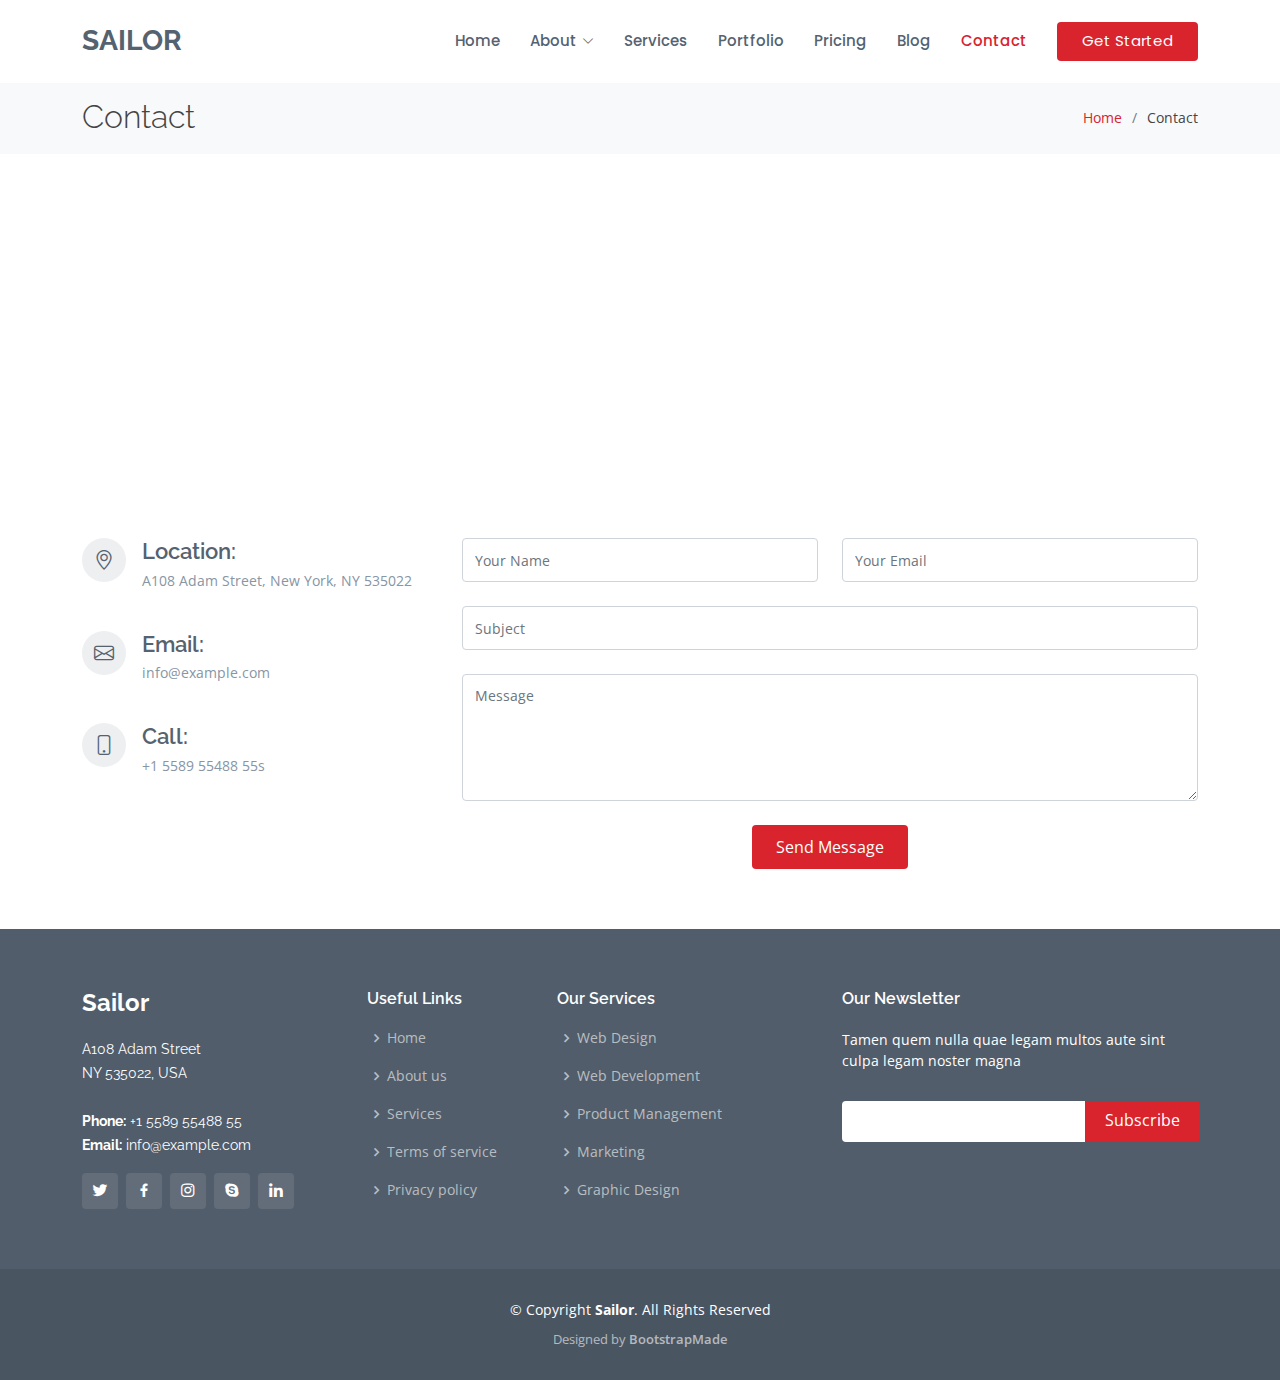
<file: mom1/Sailor/contact.html>
<!DOCTYPE html>
<html lang="en">

<head>
  <meta charset="utf-8">
  <meta content="width=device-width, initial-scale=1.0" name="viewport">

  <title>Contact - Sailor Bootstrap Template</title>
  <meta content="" name="description">
  <meta content="" name="keywords">

  <!-- Favicons -->
  <link href="assets/img/favicon.png" rel="icon">
  <link href="assets/img/apple-touch-icon.png" rel="apple-touch-icon">

  <!-- Google Fonts -->
  <link href="https://fonts.googleapis.com/css?family=Open+Sans:300,300i,400,400i,600,600i,700,700i|Raleway:300,300i,400,400i,500,500i,600,600i,700,700i|Poppins:300,300i,400,400i,500,500i,600,600i,700,700i" rel="stylesheet">

  <!-- Vendor CSS Files -->
  <link href="assets/vendor/animate.css/animate.min.css" rel="stylesheet">
  <link href="assets/vendor/bootstrap/css/bootstrap.min.css" rel="stylesheet">
  <link href="assets/vendor/bootstrap-icons/bootstrap-icons.css" rel="stylesheet">
  <link href="assets/vendor/boxicons/css/boxicons.min.css" rel="stylesheet">
  <link href="assets/vendor/glightbox/css/glightbox.min.css" rel="stylesheet">
  <link href="assets/vendor/remixicon/remixicon.css" rel="stylesheet">
  <link href="assets/vendor/swiper/swiper-bundle.min.css" rel="stylesheet">

  <!-- Template Main CSS File -->
  <link href="assets/css/style.css" rel="stylesheet">

  <!-- =======================================================
  * Template Name: Sailor - v4.9.1
  * Template URL: https://bootstrapmade.com/sailor-free-bootstrap-theme/
  * Author: BootstrapMade.com
  * License: https://bootstrapmade.com/license/
  ======================================================== -->
</head>

<body>

  <!-- ======= Header ======= -->
  <header id="header" class="fixed-top d-flex align-items-center">
    <div class="container d-flex align-items-center">

      <h1 class="logo me-auto"><a href="index.html">Sailor</a></h1>
      <!-- Uncomment below if you prefer to use an image logo -->
      <!-- <a href="index.html" class="logo me-auto"><img src="assets/img/logo.png" alt="" class="img-fluid"></a>-->

      <nav id="navbar" class="navbar">
        <ul>
          <li><a href="index.html">Home</a></li>

          <li class="dropdown"><a href="#"><span>About</span> <i class="bi bi-chevron-down"></i></a>
            <ul>
              <li><a href="about.html">About</a></li>
              <li><a href="team.html">Team</a></li>
              <li><a href="testimonials.html">Testimonials</a></li>

              <li class="dropdown"><a href="#"><span>Deep Drop Down</span> <i class="bi bi-chevron-right"></i></a>
                <ul>
                  <li><a href="#">Deep Drop Down 1</a></li>
                  <li><a href="#">Deep Drop Down 2</a></li>
                  <li><a href="#">Deep Drop Down 3</a></li>
                  <li><a href="#">Deep Drop Down 4</a></li>
                  <li><a href="#">Deep Drop Down 5</a></li>
                </ul>
              </li>
            </ul>
          </li>
          <li><a href="services.html">Services</a></li>
          <li><a href="portfolio.html">Portfolio</a></li>
          <li><a href="pricing.html">Pricing</a></li>
          <li><a href="blog.html">Blog</a></li>

          <li><a href="contact.html" class="active">Contact</a></li>
          <li><a href="index.html" class="getstarted">Get Started</a></li>
        </ul>
        <i class="bi bi-list mobile-nav-toggle"></i>
      </nav><!-- .navbar -->

    </div>
  </header><!-- End Header -->

  <main id="main">

    <!-- ======= Breadcrumbs ======= -->
    <section id="breadcrumbs" class="breadcrumbs">
      <div class="container">

        <div class="d-flex justify-content-between align-items-center">
          <h2>Contact</h2>
          <ol>
            <li><a href="index.html">Home</a></li>
            <li>Contact</li>
          </ol>
        </div>

      </div>
    </section><!-- End Breadcrumbs -->

    <!-- ======= Contact Section ======= -->
    <section id="contact" class="contact">
      <div class="container">

        <div>
          <iframe style="border:0; width: 100%; height: 270px;" src="https://www.google.com/maps/embed?pb=!1m14!1m8!1m3!1d12097.433213460943!2d-74.0062269!3d40.7101282!3m2!1i1024!2i768!4f13.1!3m3!1m2!1s0x0%3A0xb89d1fe6bc499443!2sDowntown+Conference+Center!5e0!3m2!1smk!2sbg!4v1539943755621" frameborder="0" allowfullscreen></iframe>
        </div>

        <div class="row mt-5">

          <div class="col-lg-4">
            <div class="info">
              <div class="address">
                <i class="bi bi-geo-alt"></i>
                <h4>Location:</h4>
                <p>A108 Adam Street, New York, NY 535022</p>
              </div>

              <div class="email">
                <i class="bi bi-envelope"></i>
                <h4>Email:</h4>
                <p>info@example.com</p>
              </div>

              <div class="phone">
                <i class="bi bi-phone"></i>
                <h4>Call:</h4>
                <p>+1 5589 55488 55s</p>
              </div>

            </div>

          </div>

          <div class="col-lg-8 mt-5 mt-lg-0">

            <form action="forms/contact.php" method="post" role="form" class="php-email-form">
              <div class="row">
                <div class="col-md-6 form-group">
                  <input type="text" name="name" class="form-control" id="name" placeholder="Your Name" required>
                </div>
                <div class="col-md-6 form-group mt-3 mt-md-0">
                  <input type="email" class="form-control" name="email" id="email" placeholder="Your Email" required>
                </div>
              </div>
              <div class="form-group mt-3">
                <input type="text" class="form-control" name="subject" id="subject" placeholder="Subject" required>
              </div>
              <div class="form-group mt-3">
                <textarea class="form-control" name="message" rows="5" placeholder="Message" required></textarea>
              </div>
              <div class="my-3">
                <div class="loading">Loading</div>
                <div class="error-message"></div>
                <div class="sent-message">Your message has been sent. Thank you!</div>
              </div>
              <div class="text-center"><button type="submit">Send Message</button></div>
            </form>

          </div>

        </div>

      </div>
    </section><!-- End Contact Section -->

  </main><!-- End #main -->

  <!-- ======= Footer ======= -->
  <footer id="footer">
    <div class="footer-top">
      <div class="container">
        <div class="row">

          <div class="col-lg-3 col-md-6">
            <div class="footer-info">
              <h3>Sailor</h3>
              <p>
                A108 Adam Street <br>
                NY 535022, USA<br><br>
                <strong>Phone:</strong> +1 5589 55488 55<br>
                <strong>Email:</strong> info@example.com<br>
              </p>
              <div class="social-links mt-3">
                <a href="#" class="twitter"><i class="bx bxl-twitter"></i></a>
                <a href="#" class="facebook"><i class="bx bxl-facebook"></i></a>
                <a href="#" class="instagram"><i class="bx bxl-instagram"></i></a>
                <a href="#" class="google-plus"><i class="bx bxl-skype"></i></a>
                <a href="#" class="linkedin"><i class="bx bxl-linkedin"></i></a>
              </div>
            </div>
          </div>

          <div class="col-lg-2 col-md-6 footer-links">
            <h4>Useful Links</h4>
            <ul>
              <li><i class="bx bx-chevron-right"></i> <a href="#">Home</a></li>
              <li><i class="bx bx-chevron-right"></i> <a href="#">About us</a></li>
              <li><i class="bx bx-chevron-right"></i> <a href="#">Services</a></li>
              <li><i class="bx bx-chevron-right"></i> <a href="#">Terms of service</a></li>
              <li><i class="bx bx-chevron-right"></i> <a href="#">Privacy policy</a></li>
            </ul>
          </div>

          <div class="col-lg-3 col-md-6 footer-links">
            <h4>Our Services</h4>
            <ul>
              <li><i class="bx bx-chevron-right"></i> <a href="#">Web Design</a></li>
              <li><i class="bx bx-chevron-right"></i> <a href="#">Web Development</a></li>
              <li><i class="bx bx-chevron-right"></i> <a href="#">Product Management</a></li>
              <li><i class="bx bx-chevron-right"></i> <a href="#">Marketing</a></li>
              <li><i class="bx bx-chevron-right"></i> <a href="#">Graphic Design</a></li>
            </ul>
          </div>

          <div class="col-lg-4 col-md-6 footer-newsletter">
            <h4>Our Newsletter</h4>
            <p>Tamen quem nulla quae legam multos aute sint culpa legam noster magna</p>
            <form action="" method="post">
              <input type="email" name="email"><input type="submit" value="Subscribe">
            </form>

          </div>

        </div>
      </div>
    </div>

    <div class="container">
      <div class="copyright">
        &copy; Copyright <strong><span>Sailor</span></strong>. All Rights Reserved
      </div>
      <div class="credits">
        <!-- All the links in the footer should remain intact. -->
        <!-- You can delete the links only if you purchased the pro version. -->
        <!-- Licensing information: https://bootstrapmade.com/license/ -->
        <!-- Purchase the pro version with working PHP/AJAX contact form: https://bootstrapmade.com/sailor-free-bootstrap-theme/ -->
        Designed by <a href="https://bootstrapmade.com/">BootstrapMade</a>
      </div>
    </div>
  </footer><!-- End Footer -->

  <a href="#" class="back-to-top d-flex align-items-center justify-content-center"><i class="bi bi-arrow-up-short"></i></a>

  <!-- Vendor JS Files -->
  <script src="assets/vendor/bootstrap/js/bootstrap.bundle.min.js"></script>
  <script src="assets/vendor/glightbox/js/glightbox.min.js"></script>
  <script src="assets/vendor/isotope-layout/isotope.pkgd.min.js"></script>
  <script src="assets/vendor/swiper/swiper-bundle.min.js"></script>
  <script src="assets/vendor/waypoints/noframework.waypoints.js"></script>
  <script src="assets/vendor/php-email-form/validate.js"></script>

  <!-- Template Main JS File -->
  <script src="assets/js/main.js"></script>

</body>

</html>
</file>
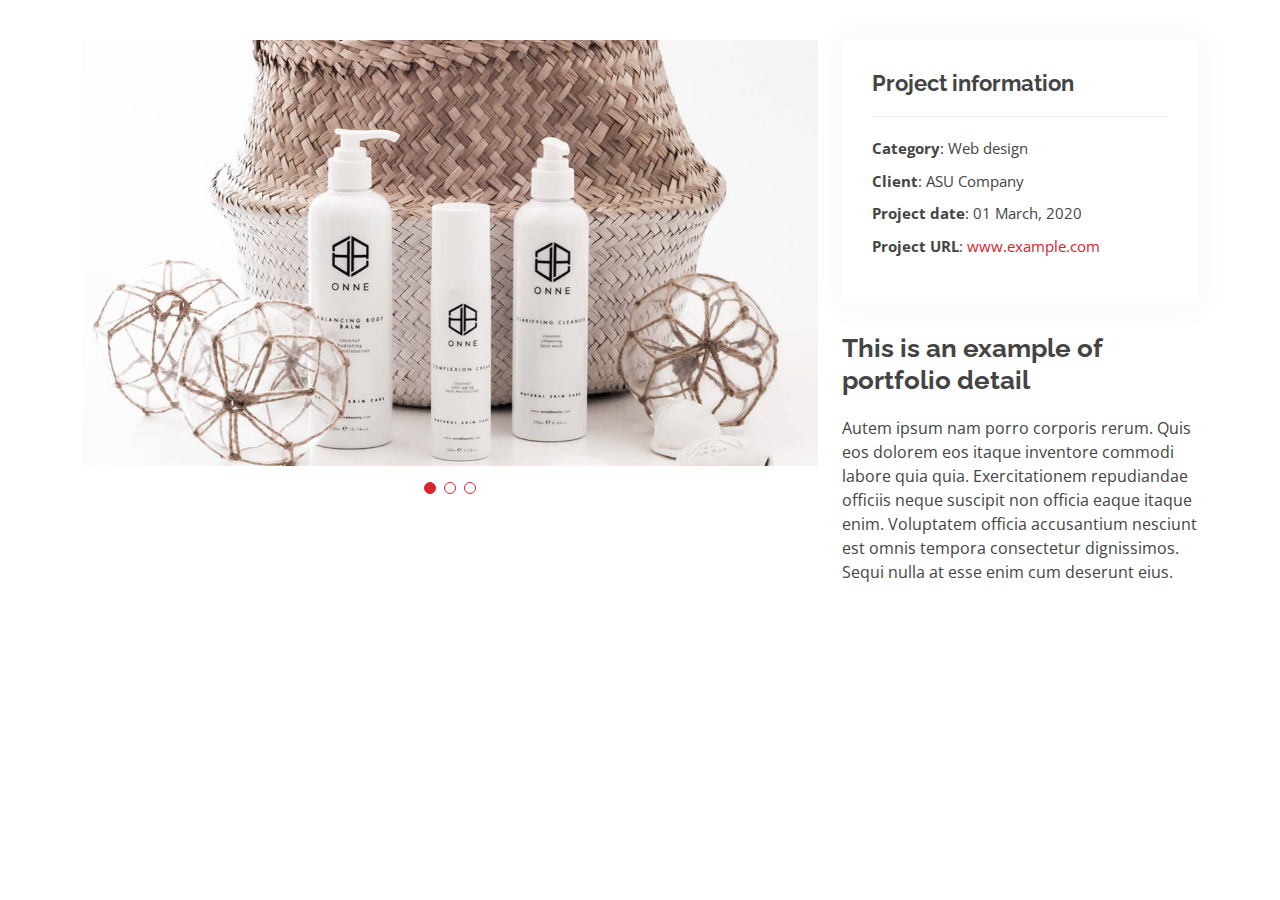
<file: mom1/Sailor/portfolio-details.html>
<!DOCTYPE html>
<html lang="en">

<head>
  <meta charset="utf-8">
  <meta content="width=device-width, initial-scale=1.0" name="viewport">

  <title>Portfolio Details - Sailor Bootstrap Template</title>
  <meta content="" name="description">
  <meta content="" name="keywords">

  <!-- Favicons -->
  <link href="assets/img/favicon.png" rel="icon">
  <link href="assets/img/apple-touch-icon.png" rel="apple-touch-icon">

  <!-- Google Fonts -->
  <link href="https://fonts.googleapis.com/css?family=Open+Sans:300,300i,400,400i,600,600i,700,700i|Raleway:300,300i,400,400i,500,500i,600,600i,700,700i|Poppins:300,300i,400,400i,500,500i,600,600i,700,700i" rel="stylesheet">

  <!-- Vendor CSS Files -->
  <link href="assets/vendor/animate.css/animate.min.css" rel="stylesheet">
  <link href="assets/vendor/bootstrap/css/bootstrap.min.css" rel="stylesheet">
  <link href="assets/vendor/bootstrap-icons/bootstrap-icons.css" rel="stylesheet">
  <link href="assets/vendor/boxicons/css/boxicons.min.css" rel="stylesheet">
  <link href="assets/vendor/glightbox/css/glightbox.min.css" rel="stylesheet">
  <link href="assets/vendor/remixicon/remixicon.css" rel="stylesheet">
  <link href="assets/vendor/swiper/swiper-bundle.min.css" rel="stylesheet">

  <!-- Template Main CSS File -->
  <link href="assets/css/style.css" rel="stylesheet">

  <!-- =======================================================
  * Template Name: Sailor - v4.9.1
  * Template URL: https://bootstrapmade.com/sailor-free-bootstrap-theme/
  * Author: BootstrapMade.com
  * License: https://bootstrapmade.com/license/
  ======================================================== -->
</head>

<body>

  <main id="main">

    <!-- ======= Portfolio Details Section ======= -->
    <section id="portfolio-details" class="portfolio-details">
      <div class="container">

        <div class="row gy-4">

          <div class="col-lg-8">
            <div class="portfolio-details-slider swiper">
              <div class="swiper-wrapper align-items-center">

                <div class="swiper-slide">
                  <img src="assets/img/portfolio/portfolio-details-1.jpg" alt="">
                </div>

                <div class="swiper-slide">
                  <img src="assets/img/portfolio/portfolio-details-2.jpg" alt="">
                </div>

                <div class="swiper-slide">
                  <img src="assets/img/portfolio/portfolio-details-3.jpg" alt="">
                </div>

              </div>
              <div class="swiper-pagination"></div>
            </div>
          </div>

          <div class="col-lg-4">
            <div class="portfolio-info">
              <h3>Project information</h3>
              <ul>
                <li><strong>Category</strong>: Web design</li>
                <li><strong>Client</strong>: ASU Company</li>
                <li><strong>Project date</strong>: 01 March, 2020</li>
                <li><strong>Project URL</strong>: <a href="#">www.example.com</a></li>
              </ul>
            </div>
            <div class="portfolio-description">
              <h2>This is an example of portfolio detail</h2>
              <p>
                Autem ipsum nam porro corporis rerum. Quis eos dolorem eos itaque inventore commodi labore quia quia. Exercitationem repudiandae officiis neque suscipit non officia eaque itaque enim. Voluptatem officia accusantium nesciunt est omnis tempora consectetur dignissimos. Sequi nulla at esse enim cum deserunt eius.
              </p>
            </div>
          </div>

        </div>

      </div>
    </section><!-- End Portfolio Details Section -->

  </main><!-- End #main -->

  <a href="#" class="back-to-top d-flex align-items-center justify-content-center"><i class="bi bi-arrow-up-short"></i></a>

  <!-- Vendor JS Files -->
  <script src="assets/vendor/bootstrap/js/bootstrap.bundle.min.js"></script>
  <script src="assets/vendor/glightbox/js/glightbox.min.js"></script>
  <script src="assets/vendor/isotope-layout/isotope.pkgd.min.js"></script>
  <script src="assets/vendor/swiper/swiper-bundle.min.js"></script>
  <script src="assets/vendor/waypoints/noframework.waypoints.js"></script>
  <script src="assets/vendor/php-email-form/validate.js"></script>

  <!-- Template Main JS File -->
  <script src="assets/js/main.js"></script>

</body>

</html>
</file>
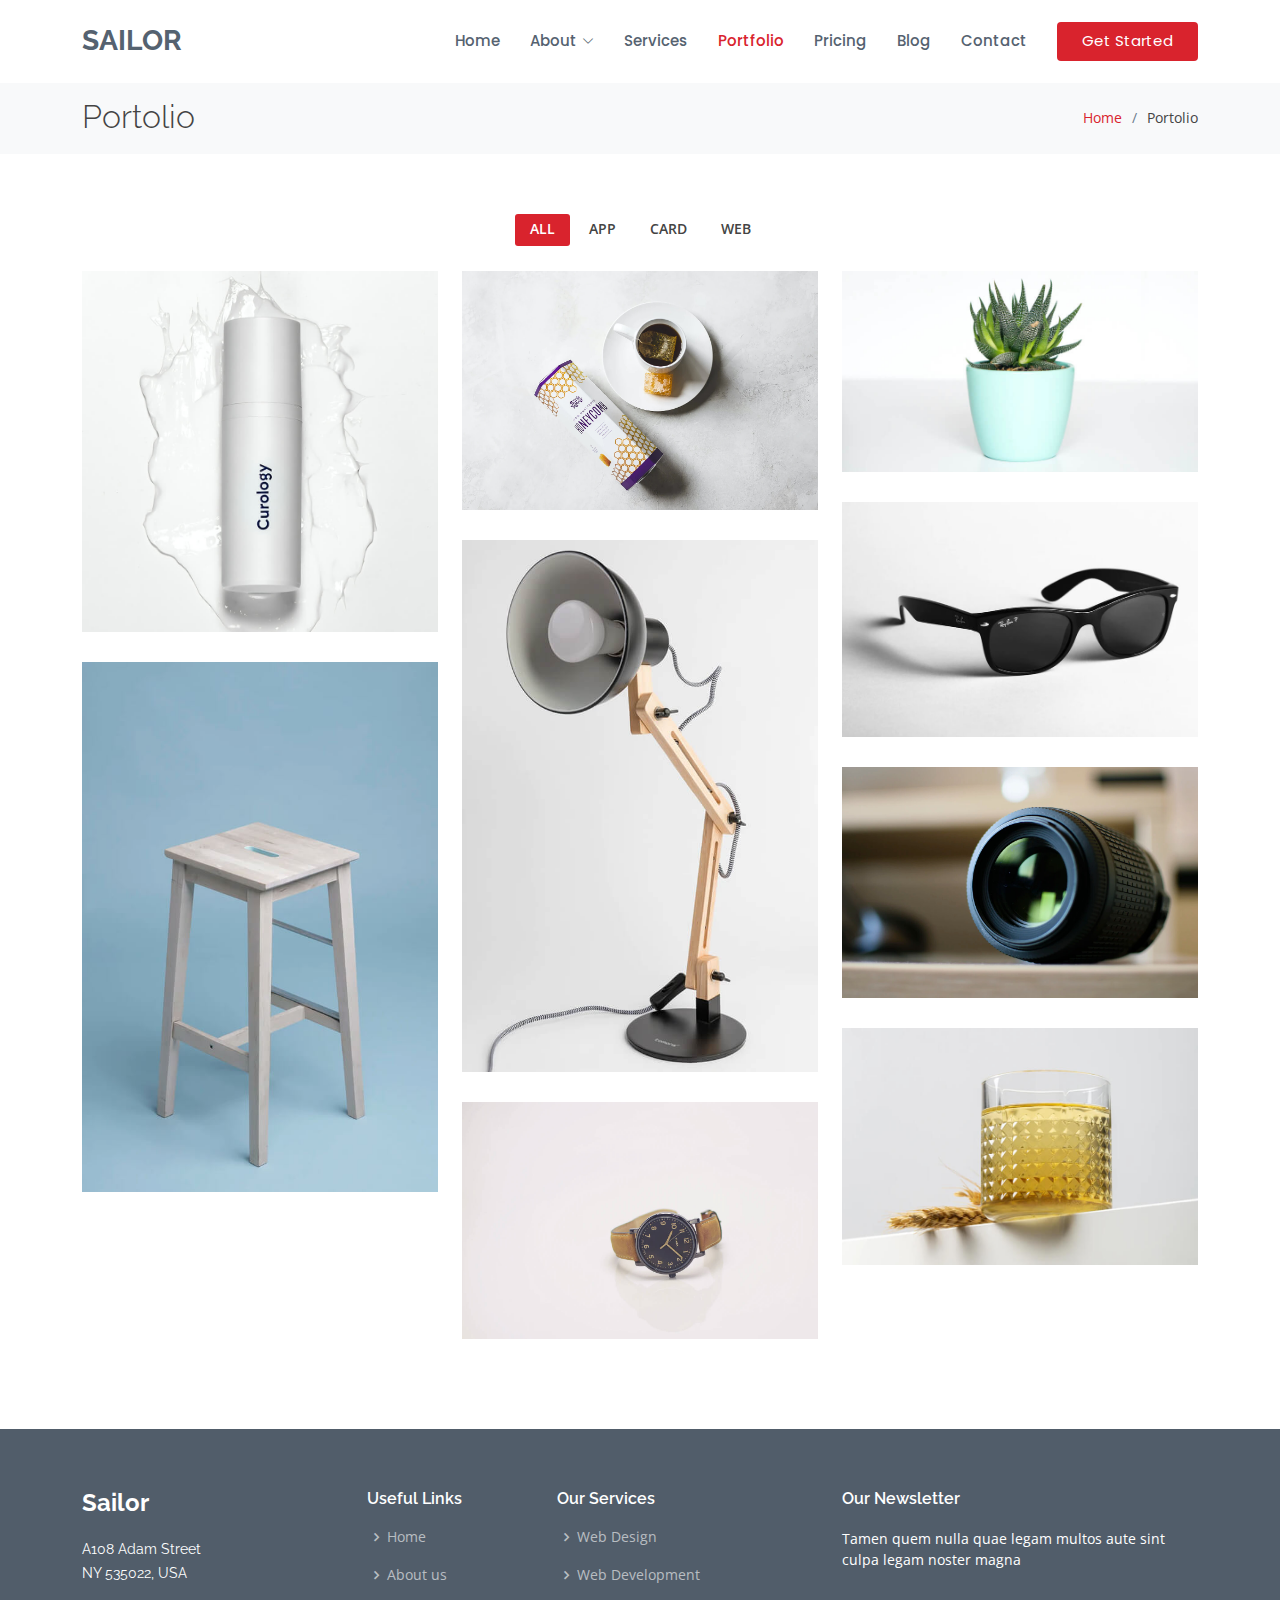
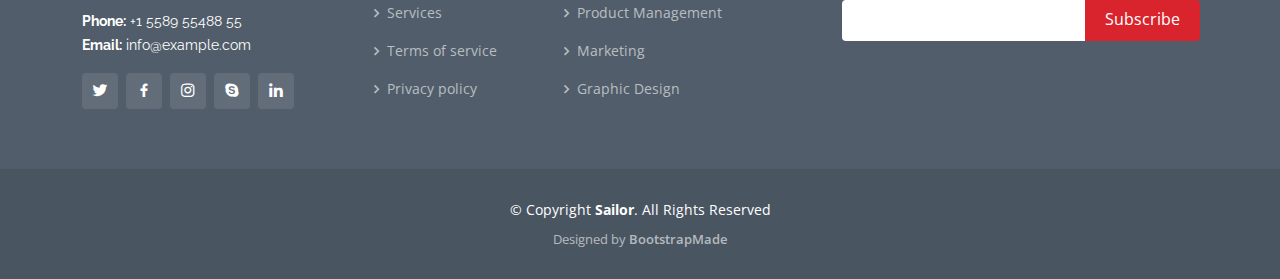
<file: mom1/Sailor/portfolio.html>
<!DOCTYPE html>
<html lang="en">

<head>
  <meta charset="utf-8">
  <meta content="width=device-width, initial-scale=1.0" name="viewport">

  <title>Portfolio - Sailor Bootstrap Template</title>
  <meta content="" name="description">
  <meta content="" name="keywords">

  <!-- Favicons -->
  <link href="assets/img/favicon.png" rel="icon">
  <link href="assets/img/apple-touch-icon.png" rel="apple-touch-icon">

  <!-- Google Fonts -->
  <link href="https://fonts.googleapis.com/css?family=Open+Sans:300,300i,400,400i,600,600i,700,700i|Raleway:300,300i,400,400i,500,500i,600,600i,700,700i|Poppins:300,300i,400,400i,500,500i,600,600i,700,700i" rel="stylesheet">

  <!-- Vendor CSS Files -->
  <link href="assets/vendor/animate.css/animate.min.css" rel="stylesheet">
  <link href="assets/vendor/bootstrap/css/bootstrap.min.css" rel="stylesheet">
  <link href="assets/vendor/bootstrap-icons/bootstrap-icons.css" rel="stylesheet">
  <link href="assets/vendor/boxicons/css/boxicons.min.css" rel="stylesheet">
  <link href="assets/vendor/glightbox/css/glightbox.min.css" rel="stylesheet">
  <link href="assets/vendor/remixicon/remixicon.css" rel="stylesheet">
  <link href="assets/vendor/swiper/swiper-bundle.min.css" rel="stylesheet">

  <!-- Template Main CSS File -->
  <link href="assets/css/style.css" rel="stylesheet">

  <!-- =======================================================
  * Template Name: Sailor - v4.9.1
  * Template URL: https://bootstrapmade.com/sailor-free-bootstrap-theme/
  * Author: BootstrapMade.com
  * License: https://bootstrapmade.com/license/
  ======================================================== -->
</head>

<body>

  <!-- ======= Header ======= -->
  <header id="header" class="fixed-top d-flex align-items-center">
    <div class="container d-flex align-items-center">

      <h1 class="logo me-auto"><a href="index.html">Sailor</a></h1>
      <!-- Uncomment below if you prefer to use an image logo -->
      <!-- <a href="index.html" class="logo me-auto"><img src="assets/img/logo.png" alt="" class="img-fluid"></a>-->

      <nav id="navbar" class="navbar">
        <ul>
          <li><a href="index.html">Home</a></li>

          <li class="dropdown"><a href="#"><span>About</span> <i class="bi bi-chevron-down"></i></a>
            <ul>
              <li><a href="about.html">About</a></li>
              <li><a href="team.html">Team</a></li>
              <li><a href="testimonials.html">Testimonials</a></li>

              <li class="dropdown"><a href="#"><span>Deep Drop Down</span> <i class="bi bi-chevron-right"></i></a>
                <ul>
                  <li><a href="#">Deep Drop Down 1</a></li>
                  <li><a href="#">Deep Drop Down 2</a></li>
                  <li><a href="#">Deep Drop Down 3</a></li>
                  <li><a href="#">Deep Drop Down 4</a></li>
                  <li><a href="#">Deep Drop Down 5</a></li>
                </ul>
              </li>
            </ul>
          </li>
          <li><a href="services.html">Services</a></li>
          <li><a href="portfolio.html" class="active">Portfolio</a></li>
          <li><a href="pricing.html">Pricing</a></li>
          <li><a href="blog.html">Blog</a></li>

          <li><a href="contact.html">Contact</a></li>
          <li><a href="index.html" class="getstarted">Get Started</a></li>
        </ul>
        <i class="bi bi-list mobile-nav-toggle"></i>
      </nav><!-- .navbar -->

    </div>
  </header><!-- End Header -->

  <main id="main">

    <!-- ======= Breadcrumbs ======= -->
    <section id="breadcrumbs" class="breadcrumbs">
      <div class="container">

        <div class="d-flex justify-content-between align-items-center">
          <h2>Portolio</h2>
          <ol>
            <li><a href="index.html">Home</a></li>
            <li>Portolio</li>
          </ol>
        </div>

      </div>
    </section><!-- End Breadcrumbs -->

    <!-- ======= Portfolio Section ======= -->
    <section id="portfolio" class="portfolio">
      <div class="container">

        <div class="row">
          <div class="col-lg-12 d-flex justify-content-center">
            <ul id="portfolio-flters">
              <li data-filter="*" class="filter-active">All</li>
              <li data-filter=".filter-app">App</li>
              <li data-filter=".filter-card">Card</li>
              <li data-filter=".filter-web">Web</li>
            </ul>
          </div>
        </div>

        <div class="row portfolio-container">

          <div class="col-lg-4 col-md-6 portfolio-item filter-app">
            <div class="portfolio-wrap">
              <img src="assets/img/portfolio/portfolio-1.jpg" class="img-fluid" alt="">
              <div class="portfolio-info">
                <h4>App 1</h4>
                <p>App</p>
                <div class="portfolio-links">
                  <a href="assets/img/portfolio/portfolio-1.jpg" data-gallery="portfolioGallery" class="portfolio-lightbox" title="App 1"><i class="bx bx-plus"></i></a>
                  <a href="portfolio-details.html" class="portfolio-details-lightbox" data-glightbox="type: external" title="Portfolio Details"><i class="bx bx-link"></i></a>
                </div>
              </div>
            </div>
          </div>

          <div class="col-lg-4 col-md-6 portfolio-item filter-web">
            <div class="portfolio-wrap">
              <img src="assets/img/portfolio/portfolio-2.jpg" class="img-fluid" alt="">
              <div class="portfolio-info">
                <h4>Web 3</h4>
                <p>Web</p>
                <div class="portfolio-links">
                  <a href="assets/img/portfolio/portfolio-2.jpg" data-gallery="portfolioGallery" class="portfolio-lightbox" title="Web 3"><i class="bx bx-plus"></i></a>
                  <a href="portfolio-details.html" class="portfolio-details-lightbox" data-glightbox="type: external" title="Portfolio Details"><i class="bx bx-link"></i></a>
                </div>
              </div>
            </div>
          </div>

          <div class="col-lg-4 col-md-6 portfolio-item filter-app">
            <div class="portfolio-wrap">
              <img src="assets/img/portfolio/portfolio-3.jpg" class="img-fluid" alt="">
              <div class="portfolio-info">
                <h4>App 2</h4>
                <p>App</p>
                <div class="portfolio-links">
                  <a href="assets/img/portfolio/portfolio-3.jpg" data-gallery="portfolioGallery" class="portfolio-lightbox" title="App 2"><i class="bx bx-plus"></i></a>
                  <a href="portfolio-details.html" class="portfolio-details-lightbox" data-glightbox="type: external" title="Portfolio Details"><i class="bx bx-link"></i></a>
                </div>
              </div>
            </div>
          </div>

          <div class="col-lg-4 col-md-6 portfolio-item filter-card">
            <div class="portfolio-wrap">
              <img src="assets/img/portfolio/portfolio-4.jpg" class="img-fluid" alt="">
              <div class="portfolio-info">
                <h4>Card 2</h4>
                <p>Card</p>
                <div class="portfolio-links">
                  <a href="assets/img/portfolio/portfolio-4.jpg" data-gallery="portfolioGallery" class="portfolio-lightbox" title="Card 2"><i class="bx bx-plus"></i></a>
                  <a href="portfolio-details.html" class="portfolio-details-lightbox" data-glightbox="type: external" title="Portfolio Details"><i class="bx bx-link"></i></a>
                </div>
              </div>
            </div>
          </div>

          <div class="col-lg-4 col-md-6 portfolio-item filter-web">
            <div class="portfolio-wrap">
              <img src="assets/img/portfolio/portfolio-5.jpg" class="img-fluid" alt="">
              <div class="portfolio-info">
                <h4>Web 2</h4>
                <p>Web</p>
                <div class="portfolio-links">
                  <a href="assets/img/portfolio/portfolio-5.jpg" data-gallery="portfolioGallery" class="portfolio-lightbox" title="Web 2"><i class="bx bx-plus"></i></a>
                  <a href="portfolio-details.html" class="portfolio-details-lightbox" data-glightbox="type: external" title="Portfolio Details"><i class="bx bx-link"></i></a>
                </div>
              </div>
            </div>
          </div>

          <div class="col-lg-4 col-md-6 portfolio-item filter-app">
            <div class="portfolio-wrap">
              <img src="assets/img/portfolio/portfolio-6.jpg" class="img-fluid" alt="">
              <div class="portfolio-info">
                <h4>App 3</h4>
                <p>App</p>
                <div class="portfolio-links">
                  <a href="assets/img/portfolio/portfolio-6.jpg" data-gallery="portfolioGallery" class="portfolio-lightbox" title="App 3"><i class="bx bx-plus"></i></a>
                  <a href="portfolio-details.html" class="portfolio-details-lightbox" data-glightbox="type: external" title="Portfolio Details"><i class="bx bx-link"></i></a>
                </div>
              </div>
            </div>
          </div>

          <div class="col-lg-4 col-md-6 portfolio-item filter-card">
            <div class="portfolio-wrap">
              <img src="assets/img/portfolio/portfolio-7.jpg" class="img-fluid" alt="">
              <div class="portfolio-info">
                <h4>Card 1</h4>
                <p>Card</p>
                <div class="portfolio-links">
                  <a href="assets/img/portfolio/portfolio-7.jpg" data-gallery="portfolioGallery" class="portfolio-lightbox" title="Card 1"><i class="bx bx-plus"></i></a>
                  <a href="portfolio-details.html" class="portfolio-details-lightbox" data-glightbox="type: external" title="Portfolio Details"><i class="bx bx-link"></i></a>
                </div>
              </div>
            </div>
          </div>

          <div class="col-lg-4 col-md-6 portfolio-item filter-card">
            <div class="portfolio-wrap">
              <img src="assets/img/portfolio/portfolio-8.jpg" class="img-fluid" alt="">
              <div class="portfolio-info">
                <h4>Card 3</h4>
                <p>Card</p>
                <div class="portfolio-links">
                  <a href="assets/img/portfolio/portfolio-8.jpg" data-gallery="portfolioGallery" class="portfolio-lightbox" title="Card 3"><i class="bx bx-plus"></i></a>
                  <a href="portfolio-details.html" class="portfolio-details-lightbox" data-glightbox="type: external" title="Portfolio Details"><i class="bx bx-link"></i></a>
                </div>
              </div>
            </div>
          </div>

          <div class="col-lg-4 col-md-6 portfolio-item filter-web">
            <div class="portfolio-wrap">
              <img src="assets/img/portfolio/portfolio-9.jpg" class="img-fluid" alt="">
              <div class="portfolio-info">
                <h4>Web 3</h4>
                <p>Web</p>
                <div class="portfolio-links">
                  <a href="assets/img/portfolio/portfolio-9.jpg" data-gallery="portfolioGallery" class="portfolio-lightbox" title="Web 3"><i class="bx bx-plus"></i></a>
                  <a href="portfolio-details.html" class="portfolio-details-lightbox" data-glightbox="type: external" title="Portfolio Details"><i class="bx bx-link"></i></a>
                </div>
              </div>
            </div>
          </div>

        </div>

      </div>
    </section><!-- End Portfolio Section -->

  </main><!-- End #main -->

  <!-- ======= Footer ======= -->
  <footer id="footer">
    <div class="footer-top">
      <div class="container">
        <div class="row">

          <div class="col-lg-3 col-md-6">
            <div class="footer-info">
              <h3>Sailor</h3>
              <p>
                A108 Adam Street <br>
                NY 535022, USA<br><br>
                <strong>Phone:</strong> +1 5589 55488 55<br>
                <strong>Email:</strong> info@example.com<br>
              </p>
              <div class="social-links mt-3">
                <a href="#" class="twitter"><i class="bx bxl-twitter"></i></a>
                <a href="#" class="facebook"><i class="bx bxl-facebook"></i></a>
                <a href="#" class="instagram"><i class="bx bxl-instagram"></i></a>
                <a href="#" class="google-plus"><i class="bx bxl-skype"></i></a>
                <a href="#" class="linkedin"><i class="bx bxl-linkedin"></i></a>
              </div>
            </div>
          </div>

          <div class="col-lg-2 col-md-6 footer-links">
            <h4>Useful Links</h4>
            <ul>
              <li><i class="bx bx-chevron-right"></i> <a href="#">Home</a></li>
              <li><i class="bx bx-chevron-right"></i> <a href="#">About us</a></li>
              <li><i class="bx bx-chevron-right"></i> <a href="#">Services</a></li>
              <li><i class="bx bx-chevron-right"></i> <a href="#">Terms of service</a></li>
              <li><i class="bx bx-chevron-right"></i> <a href="#">Privacy policy</a></li>
            </ul>
          </div>

          <div class="col-lg-3 col-md-6 footer-links">
            <h4>Our Services</h4>
            <ul>
              <li><i class="bx bx-chevron-right"></i> <a href="#">Web Design</a></li>
              <li><i class="bx bx-chevron-right"></i> <a href="#">Web Development</a></li>
              <li><i class="bx bx-chevron-right"></i> <a href="#">Product Management</a></li>
              <li><i class="bx bx-chevron-right"></i> <a href="#">Marketing</a></li>
              <li><i class="bx bx-chevron-right"></i> <a href="#">Graphic Design</a></li>
            </ul>
          </div>

          <div class="col-lg-4 col-md-6 footer-newsletter">
            <h4>Our Newsletter</h4>
            <p>Tamen quem nulla quae legam multos aute sint culpa legam noster magna</p>
            <form action="" method="post">
              <input type="email" name="email"><input type="submit" value="Subscribe">
            </form>

          </div>

        </div>
      </div>
    </div>

    <div class="container">
      <div class="copyright">
        &copy; Copyright <strong><span>Sailor</span></strong>. All Rights Reserved
      </div>
      <div class="credits">
        <!-- All the links in the footer should remain intact. -->
        <!-- You can delete the links only if you purchased the pro version. -->
        <!-- Licensing information: https://bootstrapmade.com/license/ -->
        <!-- Purchase the pro version with working PHP/AJAX contact form: https://bootstrapmade.com/sailor-free-bootstrap-theme/ -->
        Designed by <a href="https://bootstrapmade.com/">BootstrapMade</a>
      </div>
    </div>
  </footer><!-- End Footer -->

  <a href="#" class="back-to-top d-flex align-items-center justify-content-center"><i class="bi bi-arrow-up-short"></i></a>

  <!-- Vendor JS Files -->
  <script src="assets/vendor/bootstrap/js/bootstrap.bundle.min.js"></script>
  <script src="assets/vendor/glightbox/js/glightbox.min.js"></script>
  <script src="assets/vendor/isotope-layout/isotope.pkgd.min.js"></script>
  <script src="assets/vendor/swiper/swiper-bundle.min.js"></script>
  <script src="assets/vendor/waypoints/noframework.waypoints.js"></script>
  <script src="assets/vendor/php-email-form/validate.js"></script>

  <!-- Template Main JS File -->
  <script src="assets/js/main.js"></script>

</body>

</html>
</file>
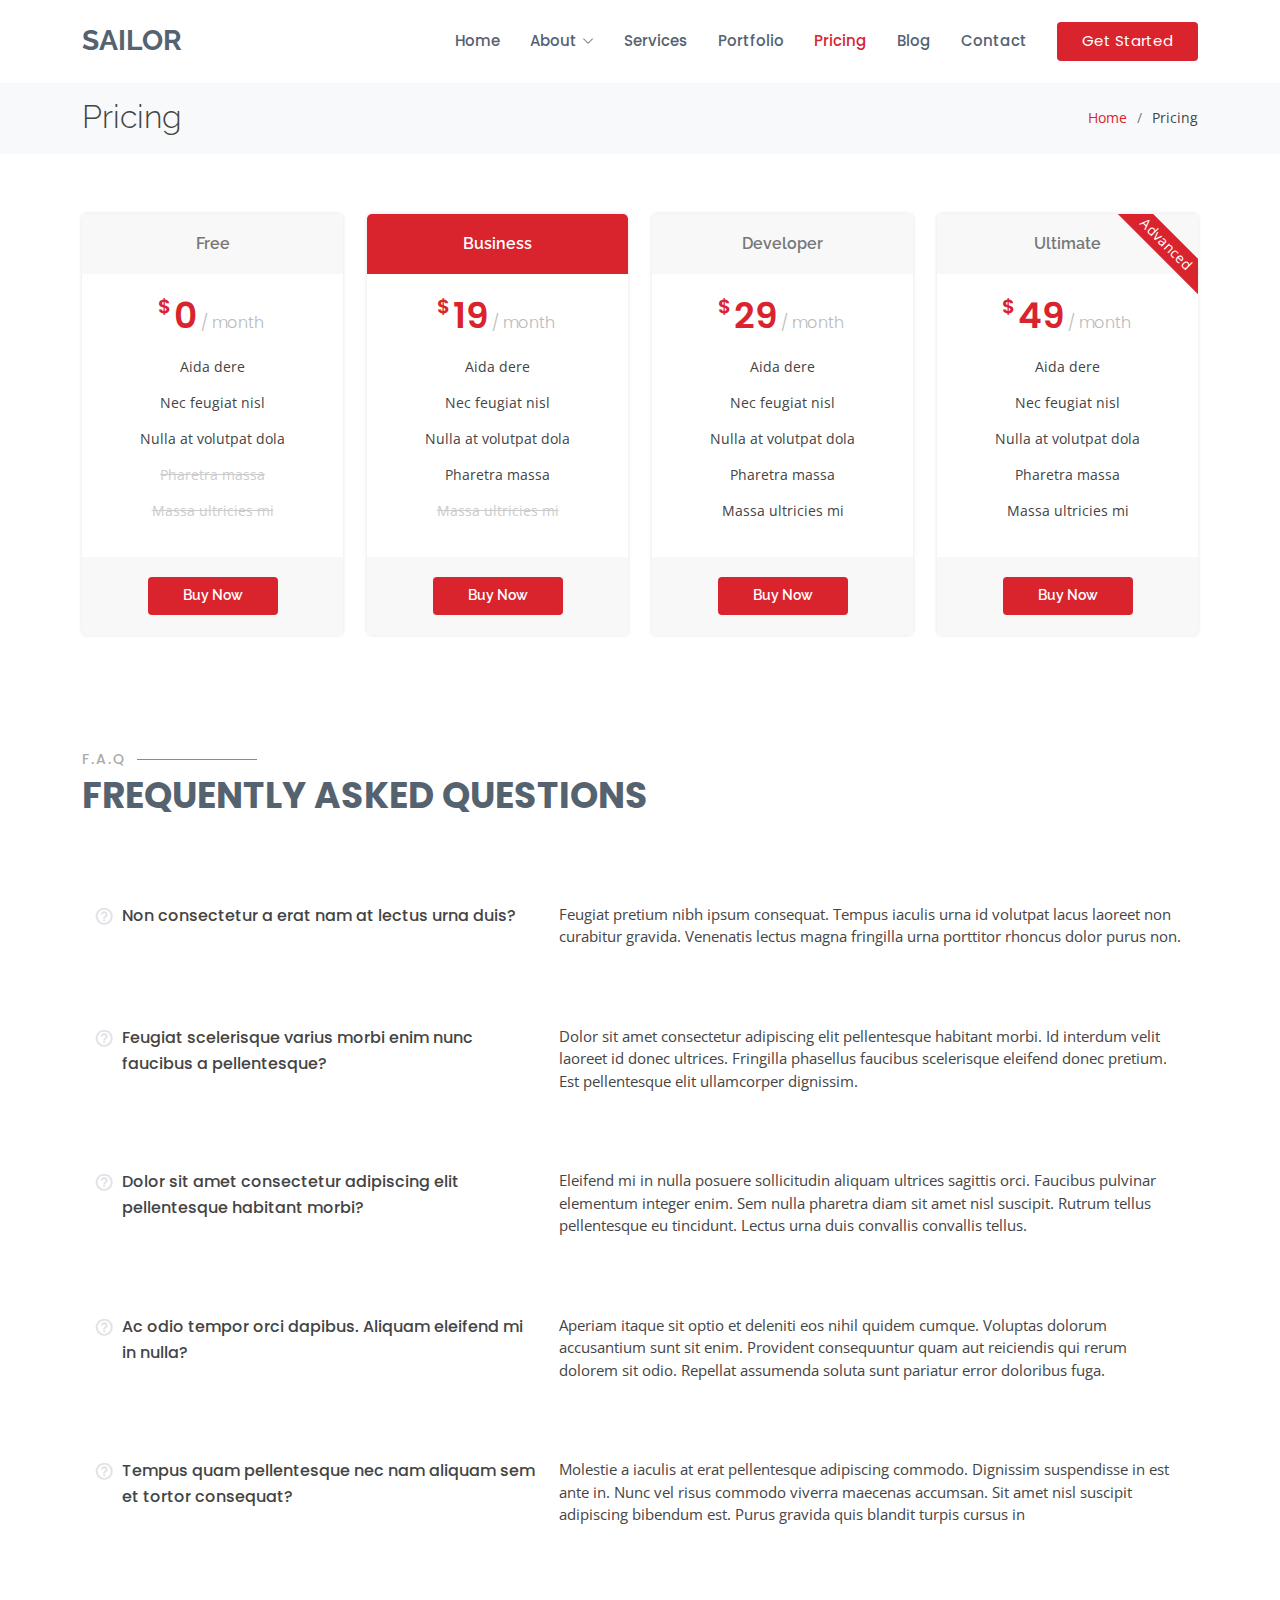
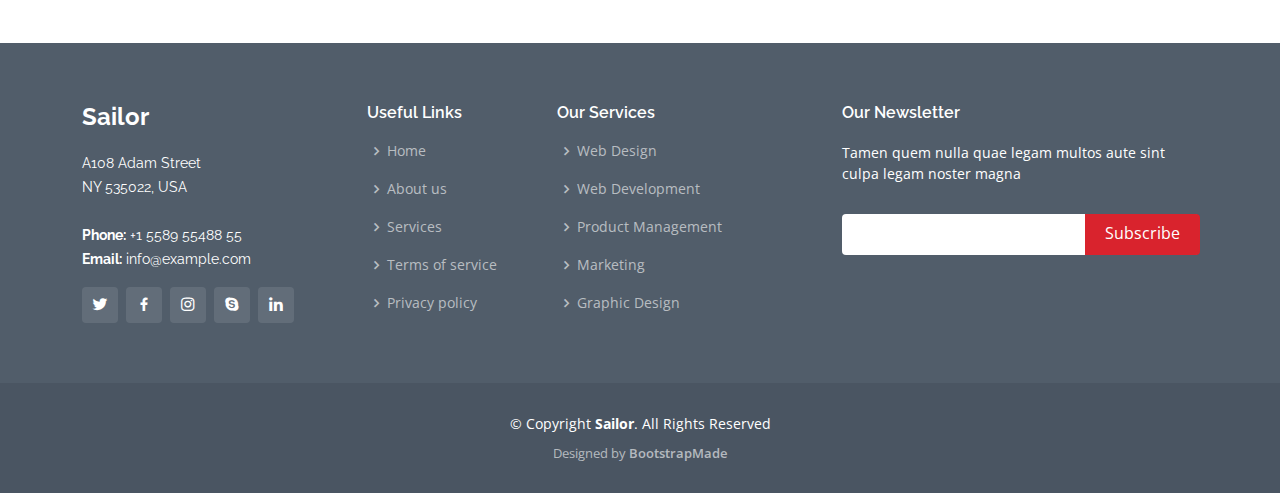
<file: mom1/Sailor/pricing.html>
<!DOCTYPE html>
<html lang="en">

<head>
  <meta charset="utf-8">
  <meta content="width=device-width, initial-scale=1.0" name="viewport">

  <title>Pricing - Sailor Bootstrap Template</title>
  <meta content="" name="description">
  <meta content="" name="keywords">

  <!-- Favicons -->
  <link href="assets/img/favicon.png" rel="icon">
  <link href="assets/img/apple-touch-icon.png" rel="apple-touch-icon">

  <!-- Google Fonts -->
  <link href="https://fonts.googleapis.com/css?family=Open+Sans:300,300i,400,400i,600,600i,700,700i|Raleway:300,300i,400,400i,500,500i,600,600i,700,700i|Poppins:300,300i,400,400i,500,500i,600,600i,700,700i" rel="stylesheet">

  <!-- Vendor CSS Files -->
  <link href="assets/vendor/animate.css/animate.min.css" rel="stylesheet">
  <link href="assets/vendor/bootstrap/css/bootstrap.min.css" rel="stylesheet">
  <link href="assets/vendor/bootstrap-icons/bootstrap-icons.css" rel="stylesheet">
  <link href="assets/vendor/boxicons/css/boxicons.min.css" rel="stylesheet">
  <link href="assets/vendor/glightbox/css/glightbox.min.css" rel="stylesheet">
  <link href="assets/vendor/remixicon/remixicon.css" rel="stylesheet">
  <link href="assets/vendor/swiper/swiper-bundle.min.css" rel="stylesheet">

  <!-- Template Main CSS File -->
  <link href="assets/css/style.css" rel="stylesheet">

  <!-- =======================================================
  * Template Name: Sailor - v4.9.1
  * Template URL: https://bootstrapmade.com/sailor-free-bootstrap-theme/
  * Author: BootstrapMade.com
  * License: https://bootstrapmade.com/license/
  ======================================================== -->
</head>

<body>

  <!-- ======= Header ======= -->
  <header id="header" class="fixed-top d-flex align-items-center">
    <div class="container d-flex align-items-center">

      <h1 class="logo me-auto"><a href="index.html">Sailor</a></h1>
      <!-- Uncomment below if you prefer to use an image logo -->
      <!-- <a href="index.html" class="logo me-auto"><img src="assets/img/logo.png" alt="" class="img-fluid"></a>-->

      <nav id="navbar" class="navbar">
        <ul>
          <li><a href="index.html">Home</a></li>

          <li class="dropdown"><a href="#"><span>About</span> <i class="bi bi-chevron-down"></i></a>
            <ul>
              <li><a href="about.html">About</a></li>
              <li><a href="team.html">Team</a></li>
              <li><a href="testimonials.html">Testimonials</a></li>

              <li class="dropdown"><a href="#"><span>Deep Drop Down</span> <i class="bi bi-chevron-right"></i></a>
                <ul>
                  <li><a href="#">Deep Drop Down 1</a></li>
                  <li><a href="#">Deep Drop Down 2</a></li>
                  <li><a href="#">Deep Drop Down 3</a></li>
                  <li><a href="#">Deep Drop Down 4</a></li>
                  <li><a href="#">Deep Drop Down 5</a></li>
                </ul>
              </li>
            </ul>
          </li>
          <li><a href="services.html">Services</a></li>
          <li><a href="portfolio.html">Portfolio</a></li>
          <li><a href="pricing.html" class="active">Pricing</a></li>
          <li><a href="blog.html">Blog</a></li>

          <li><a href="contact.html">Contact</a></li>
          <li><a href="index.html" class="getstarted">Get Started</a></li>
        </ul>
        <i class="bi bi-list mobile-nav-toggle"></i>
      </nav><!-- .navbar -->

    </div>
  </header><!-- End Header -->

  <main id="main">

    <!-- ======= Breadcrumbs ======= -->
    <section id="breadcrumbs" class="breadcrumbs">
      <div class="container">

        <div class="d-flex justify-content-between align-items-center">
          <h2>Pricing</h2>
          <ol>
            <li><a href="index.html">Home</a></li>
            <li>Pricing</li>
          </ol>
        </div>

      </div>
    </section><!-- End Breadcrumbs -->

    <!-- ======= Pricing Section ======= -->
    <section id="pricing" class="pricing">
      <div class="container">

        <div class="row">

          <div class="col-lg-3 col-md-6">
            <div class="box">
              <h3>Free</h3>
              <h4><sup>$</sup>0<span> / month</span></h4>
              <ul>
                <li>Aida dere</li>
                <li>Nec feugiat nisl</li>
                <li>Nulla at volutpat dola</li>
                <li class="na">Pharetra massa</li>
                <li class="na">Massa ultricies mi</li>
              </ul>
              <div class="btn-wrap">
                <a href="#" class="btn-buy">Buy Now</a>
              </div>
            </div>
          </div>

          <div class="col-lg-3 col-md-6 mt-4 mt-md-0">
            <div class="box featured">
              <h3>Business</h3>
              <h4><sup>$</sup>19<span> / month</span></h4>
              <ul>
                <li>Aida dere</li>
                <li>Nec feugiat nisl</li>
                <li>Nulla at volutpat dola</li>
                <li>Pharetra massa</li>
                <li class="na">Massa ultricies mi</li>
              </ul>
              <div class="btn-wrap">
                <a href="#" class="btn-buy">Buy Now</a>
              </div>
            </div>
          </div>

          <div class="col-lg-3 col-md-6 mt-4 mt-lg-0">
            <div class="box">
              <h3>Developer</h3>
              <h4><sup>$</sup>29<span> / month</span></h4>
              <ul>
                <li>Aida dere</li>
                <li>Nec feugiat nisl</li>
                <li>Nulla at volutpat dola</li>
                <li>Pharetra massa</li>
                <li>Massa ultricies mi</li>
              </ul>
              <div class="btn-wrap">
                <a href="#" class="btn-buy">Buy Now</a>
              </div>
            </div>
          </div>

          <div class="col-lg-3 col-md-6 mt-4 mt-lg-0">
            <div class="box">
              <span class="advanced">Advanced</span>
              <h3>Ultimate</h3>
              <h4><sup>$</sup>49<span> / month</span></h4>
              <ul>
                <li>Aida dere</li>
                <li>Nec feugiat nisl</li>
                <li>Nulla at volutpat dola</li>
                <li>Pharetra massa</li>
                <li>Massa ultricies mi</li>
              </ul>
              <div class="btn-wrap">
                <a href="#" class="btn-buy">Buy Now</a>
              </div>
            </div>
          </div>

        </div>

      </div>
    </section><!-- End Pricing Section -->

    <!-- ======= Frequently Asked Questions Section ======= -->
    <section id="faq" class="faq">
      <div class="container">

        <div class="section-title">
          <h2>F.A.Q</h2>
          <p>Frequently Asked Questions</p>
        </div>

        <div class="row faq-item d-flex align-items-stretch">
          <div class="col-lg-5">
            <i class="bx bx-help-circle"></i>
            <h4>Non consectetur a erat nam at lectus urna duis?</h4>
          </div>
          <div class="col-lg-7">
            <p>
              Feugiat pretium nibh ipsum consequat. Tempus iaculis urna id volutpat lacus laoreet non curabitur gravida. Venenatis lectus magna fringilla urna porttitor rhoncus dolor purus non.
            </p>
          </div>
        </div><!-- End F.A.Q Item-->

        <div class="row faq-item d-flex align-items-stretch">
          <div class="col-lg-5">
            <i class="bx bx-help-circle"></i>
            <h4>Feugiat scelerisque varius morbi enim nunc faucibus a pellentesque?</h4>
          </div>
          <div class="col-lg-7">
            <p>
              Dolor sit amet consectetur adipiscing elit pellentesque habitant morbi. Id interdum velit laoreet id donec ultrices. Fringilla phasellus faucibus scelerisque eleifend donec pretium. Est pellentesque elit ullamcorper dignissim.
            </p>
          </div>
        </div><!-- End F.A.Q Item-->

        <div class="row faq-item d-flex align-items-stretch">
          <div class="col-lg-5">
            <i class="bx bx-help-circle"></i>
            <h4>Dolor sit amet consectetur adipiscing elit pellentesque habitant morbi?</h4>
          </div>
          <div class="col-lg-7">
            <p>
              Eleifend mi in nulla posuere sollicitudin aliquam ultrices sagittis orci. Faucibus pulvinar elementum integer enim. Sem nulla pharetra diam sit amet nisl suscipit. Rutrum tellus pellentesque eu tincidunt. Lectus urna duis convallis convallis tellus.
            </p>
          </div>
        </div><!-- End F.A.Q Item-->

        <div class="row faq-item d-flex align-items-stretch">
          <div class="col-lg-5">
            <i class="bx bx-help-circle"></i>
            <h4>Ac odio tempor orci dapibus. Aliquam eleifend mi in nulla?</h4>
          </div>
          <div class="col-lg-7">
            <p>
              Aperiam itaque sit optio et deleniti eos nihil quidem cumque. Voluptas dolorum accusantium sunt sit enim. Provident consequuntur quam aut reiciendis qui rerum dolorem sit odio. Repellat assumenda soluta sunt pariatur error doloribus fuga.
            </p>
          </div>
        </div><!-- End F.A.Q Item-->

        <div class="row faq-item d-flex align-items-stretch">
          <div class="col-lg-5">
            <i class="bx bx-help-circle"></i>
            <h4>Tempus quam pellentesque nec nam aliquam sem et tortor consequat?</h4>
          </div>
          <div class="col-lg-7">
            <p>
              Molestie a iaculis at erat pellentesque adipiscing commodo. Dignissim suspendisse in est ante in. Nunc vel risus commodo viverra maecenas accumsan. Sit amet nisl suscipit adipiscing bibendum est. Purus gravida quis blandit turpis cursus in
            </p>
          </div>
        </div><!-- End F.A.Q Item-->

      </div>
    </section><!-- End Frequently Asked Questions Section -->

  </main><!-- End #main -->

  <!-- ======= Footer ======= -->
  <footer id="footer">
    <div class="footer-top">
      <div class="container">
        <div class="row">

          <div class="col-lg-3 col-md-6">
            <div class="footer-info">
              <h3>Sailor</h3>
              <p>
                A108 Adam Street <br>
                NY 535022, USA<br><br>
                <strong>Phone:</strong> +1 5589 55488 55<br>
                <strong>Email:</strong> info@example.com<br>
              </p>
              <div class="social-links mt-3">
                <a href="#" class="twitter"><i class="bx bxl-twitter"></i></a>
                <a href="#" class="facebook"><i class="bx bxl-facebook"></i></a>
                <a href="#" class="instagram"><i class="bx bxl-instagram"></i></a>
                <a href="#" class="google-plus"><i class="bx bxl-skype"></i></a>
                <a href="#" class="linkedin"><i class="bx bxl-linkedin"></i></a>
              </div>
            </div>
          </div>

          <div class="col-lg-2 col-md-6 footer-links">
            <h4>Useful Links</h4>
            <ul>
              <li><i class="bx bx-chevron-right"></i> <a href="#">Home</a></li>
              <li><i class="bx bx-chevron-right"></i> <a href="#">About us</a></li>
              <li><i class="bx bx-chevron-right"></i> <a href="#">Services</a></li>
              <li><i class="bx bx-chevron-right"></i> <a href="#">Terms of service</a></li>
              <li><i class="bx bx-chevron-right"></i> <a href="#">Privacy policy</a></li>
            </ul>
          </div>

          <div class="col-lg-3 col-md-6 footer-links">
            <h4>Our Services</h4>
            <ul>
              <li><i class="bx bx-chevron-right"></i> <a href="#">Web Design</a></li>
              <li><i class="bx bx-chevron-right"></i> <a href="#">Web Development</a></li>
              <li><i class="bx bx-chevron-right"></i> <a href="#">Product Management</a></li>
              <li><i class="bx bx-chevron-right"></i> <a href="#">Marketing</a></li>
              <li><i class="bx bx-chevron-right"></i> <a href="#">Graphic Design</a></li>
            </ul>
          </div>

          <div class="col-lg-4 col-md-6 footer-newsletter">
            <h4>Our Newsletter</h4>
            <p>Tamen quem nulla quae legam multos aute sint culpa legam noster magna</p>
            <form action="" method="post">
              <input type="email" name="email"><input type="submit" value="Subscribe">
            </form>

          </div>

        </div>
      </div>
    </div>

    <div class="container">
      <div class="copyright">
        &copy; Copyright <strong><span>Sailor</span></strong>. All Rights Reserved
      </div>
      <div class="credits">
        <!-- All the links in the footer should remain intact. -->
        <!-- You can delete the links only if you purchased the pro version. -->
        <!-- Licensing information: https://bootstrapmade.com/license/ -->
        <!-- Purchase the pro version with working PHP/AJAX contact form: https://bootstrapmade.com/sailor-free-bootstrap-theme/ -->
        Designed by <a href="https://bootstrapmade.com/">BootstrapMade</a>
      </div>
    </div>
  </footer><!-- End Footer -->

  <a href="#" class="back-to-top d-flex align-items-center justify-content-center"><i class="bi bi-arrow-up-short"></i></a>

  <!-- Vendor JS Files -->
  <script src="assets/vendor/bootstrap/js/bootstrap.bundle.min.js"></script>
  <script src="assets/vendor/glightbox/js/glightbox.min.js"></script>
  <script src="assets/vendor/isotope-layout/isotope.pkgd.min.js"></script>
  <script src="assets/vendor/swiper/swiper-bundle.min.js"></script>
  <script src="assets/vendor/waypoints/noframework.waypoints.js"></script>
  <script src="assets/vendor/php-email-form/validate.js"></script>

  <!-- Template Main JS File -->
  <script src="assets/js/main.js"></script>

</body>

</html>
</file>
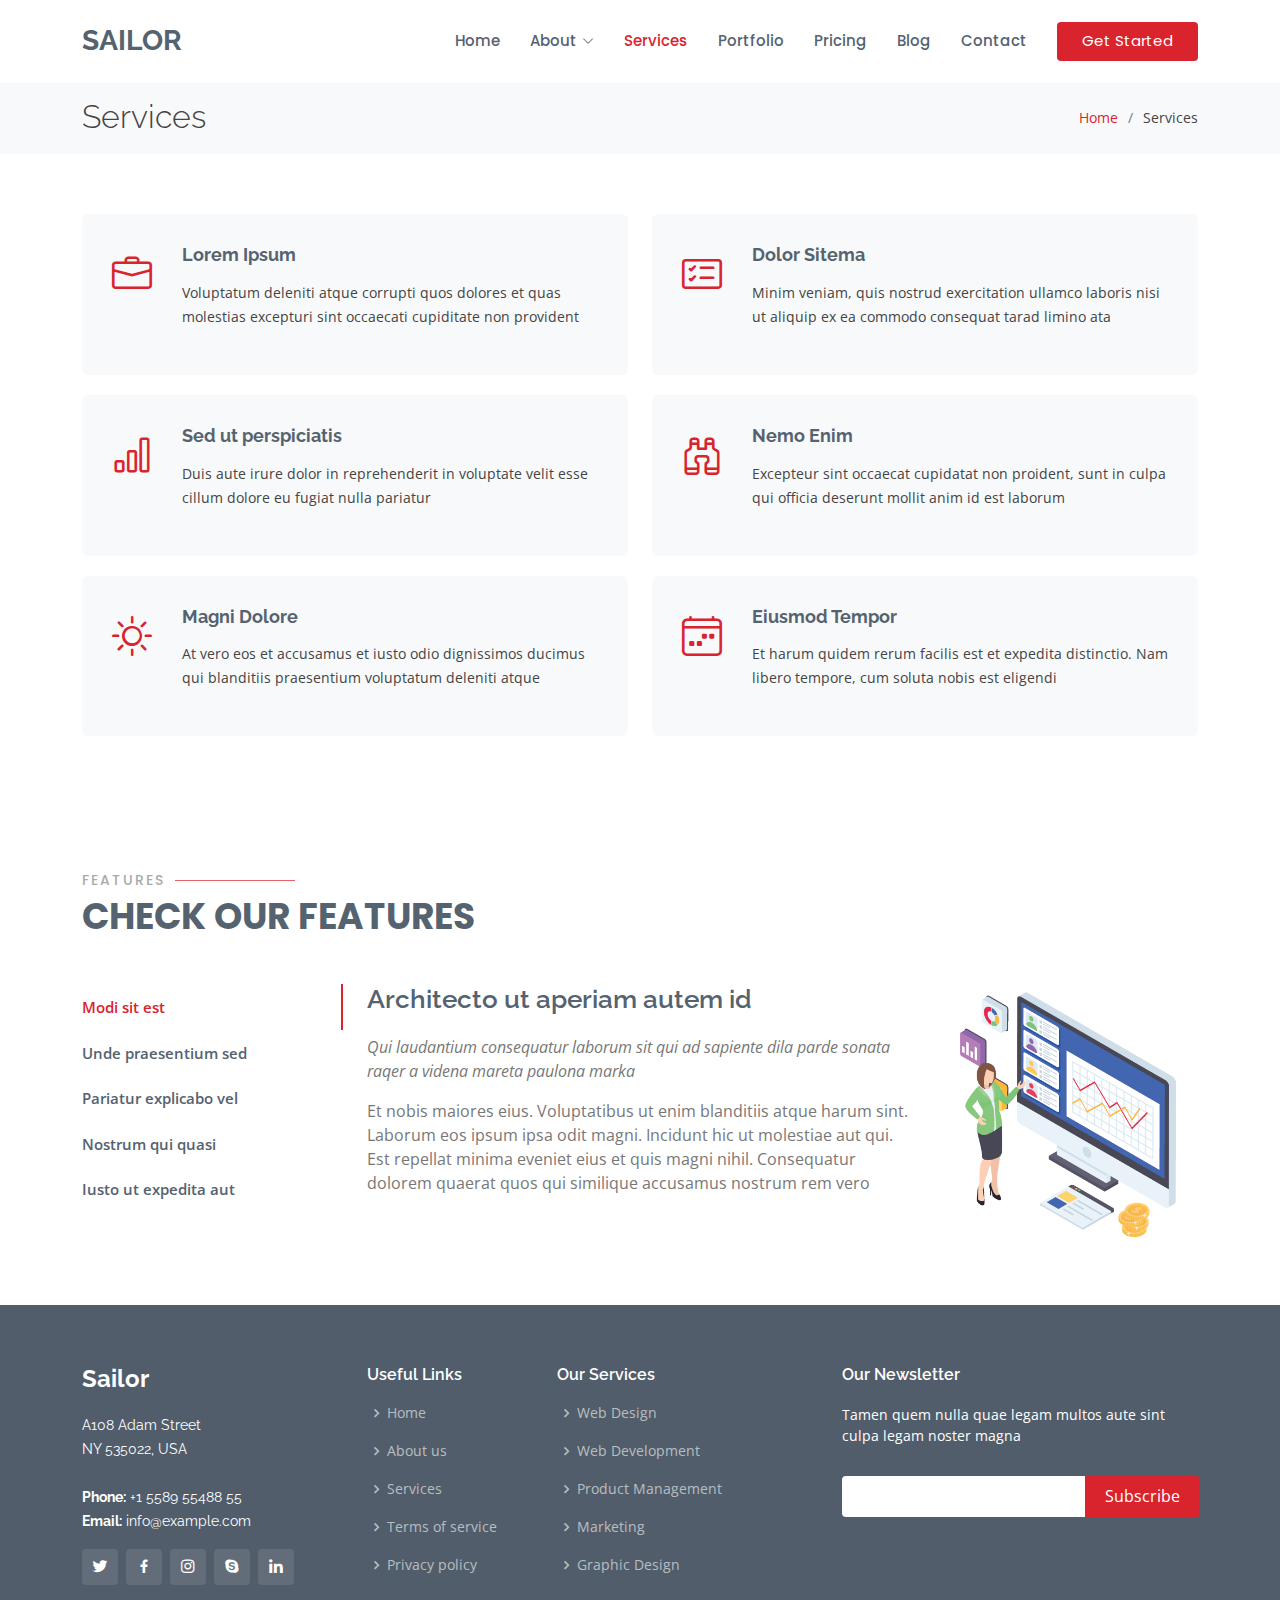
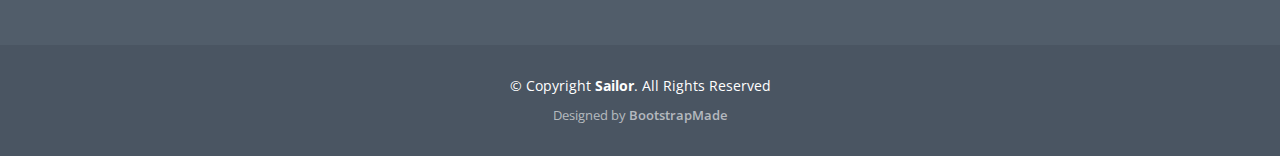
<file: mom1/Sailor/services.html>
<!DOCTYPE html>
<html lang="en">

<head>
  <meta charset="utf-8">
  <meta content="width=device-width, initial-scale=1.0" name="viewport">

  <title>Services - Sailor Bootstrap Template</title>
  <meta content="" name="description">
  <meta content="" name="keywords">

  <!-- Favicons -->
  <link href="assets/img/favicon.png" rel="icon">
  <link href="assets/img/apple-touch-icon.png" rel="apple-touch-icon">

  <!-- Google Fonts -->
  <link href="https://fonts.googleapis.com/css?family=Open+Sans:300,300i,400,400i,600,600i,700,700i|Raleway:300,300i,400,400i,500,500i,600,600i,700,700i|Poppins:300,300i,400,400i,500,500i,600,600i,700,700i" rel="stylesheet">

  <!-- Vendor CSS Files -->
  <link href="assets/vendor/animate.css/animate.min.css" rel="stylesheet">
  <link href="assets/vendor/bootstrap/css/bootstrap.min.css" rel="stylesheet">
  <link href="assets/vendor/bootstrap-icons/bootstrap-icons.css" rel="stylesheet">
  <link href="assets/vendor/boxicons/css/boxicons.min.css" rel="stylesheet">
  <link href="assets/vendor/glightbox/css/glightbox.min.css" rel="stylesheet">
  <link href="assets/vendor/remixicon/remixicon.css" rel="stylesheet">
  <link href="assets/vendor/swiper/swiper-bundle.min.css" rel="stylesheet">

  <!-- Template Main CSS File -->
  <link href="assets/css/style.css" rel="stylesheet">

  <!-- =======================================================
  * Template Name: Sailor - v4.9.1
  * Template URL: https://bootstrapmade.com/sailor-free-bootstrap-theme/
  * Author: BootstrapMade.com
  * License: https://bootstrapmade.com/license/
  ======================================================== -->
</head>

<body>

  <!-- ======= Header ======= -->
  <header id="header" class="fixed-top d-flex align-items-center">
    <div class="container d-flex align-items-center">

      <h1 class="logo me-auto"><a href="index.html">Sailor</a></h1>
      <!-- Uncomment below if you prefer to use an image logo -->
      <!-- <a href="index.html" class="logo me-auto"><img src="assets/img/logo.png" alt="" class="img-fluid"></a>-->

      <nav id="navbar" class="navbar">
        <ul>
          <li><a href="index.html">Home</a></li>

          <li class="dropdown"><a href="#"><span>About</span> <i class="bi bi-chevron-down"></i></a>
            <ul>
              <li><a href="about.html">About</a></li>
              <li><a href="team.html">Team</a></li>
              <li><a href="testimonials.html">Testimonials</a></li>

              <li class="dropdown"><a href="#"><span>Deep Drop Down</span> <i class="bi bi-chevron-right"></i></a>
                <ul>
                  <li><a href="#">Deep Drop Down 1</a></li>
                  <li><a href="#">Deep Drop Down 2</a></li>
                  <li><a href="#">Deep Drop Down 3</a></li>
                  <li><a href="#">Deep Drop Down 4</a></li>
                  <li><a href="#">Deep Drop Down 5</a></li>
                </ul>
              </li>
            </ul>
          </li>
          <li><a href="services.html" class="active">Services</a></li>
          <li><a href="portfolio.html">Portfolio</a></li>
          <li><a href="pricing.html">Pricing</a></li>
          <li><a href="blog.html">Blog</a></li>

          <li><a href="contact.html">Contact</a></li>
          <li><a href="index.html" class="getstarted">Get Started</a></li>
        </ul>
        <i class="bi bi-list mobile-nav-toggle"></i>
      </nav><!-- .navbar -->

    </div>
  </header><!-- End Header -->

  <main id="main">

    <!-- ======= Breadcrumbs ======= -->
    <section id="breadcrumbs" class="breadcrumbs">
      <div class="container">

        <div class="d-flex justify-content-between align-items-center">
          <h2>Services</h2>
          <ol>
            <li><a href="index.html">Home</a></li>
            <li>Services</li>
          </ol>
        </div>

      </div>
    </section><!-- End Breadcrumbs -->

    <!-- ======= Services Section ======= -->
    <section id="services" class="services">
      <div class="container">

        <div class="row">
          <div class="col-md-6">
            <div class="icon-box">
              <i class="bi bi-briefcase"></i>
              <h4><a href="#">Lorem Ipsum</a></h4>
              <p>Voluptatum deleniti atque corrupti quos dolores et quas molestias excepturi sint occaecati cupiditate non provident</p>
            </div>
          </div>
          <div class="col-md-6 mt-4 mt-md-0">
            <div class="icon-box">
              <i class="bi bi-card-checklist"></i>
              <h4><a href="#">Dolor Sitema</a></h4>
              <p>Minim veniam, quis nostrud exercitation ullamco laboris nisi ut aliquip ex ea commodo consequat tarad limino ata</p>
            </div>
          </div>
          <div class="col-md-6 mt-4 mt-md-0">
            <div class="icon-box">
              <i class="bi bi-bar-chart"></i>
              <h4><a href="#">Sed ut perspiciatis</a></h4>
              <p>Duis aute irure dolor in reprehenderit in voluptate velit esse cillum dolore eu fugiat nulla pariatur</p>
            </div>
          </div>
          <div class="col-md-6 mt-4 mt-md-0">
            <div class="icon-box">
              <i class="bi bi-binoculars"></i>
              <h4><a href="#">Nemo Enim</a></h4>
              <p>Excepteur sint occaecat cupidatat non proident, sunt in culpa qui officia deserunt mollit anim id est laborum</p>
            </div>
          </div>
          <div class="col-md-6 mt-4 mt-md-0">
            <div class="icon-box">
              <i class="bi bi-brightness-high"></i>
              <h4><a href="#">Magni Dolore</a></h4>
              <p>At vero eos et accusamus et iusto odio dignissimos ducimus qui blanditiis praesentium voluptatum deleniti atque</p>
            </div>
          </div>
          <div class="col-md-6 mt-4 mt-md-0">
            <div class="icon-box">
              <i class="bi bi-calendar4-week"></i>
              <h4><a href="#">Eiusmod Tempor</a></h4>
              <p>Et harum quidem rerum facilis est et expedita distinctio. Nam libero tempore, cum soluta nobis est eligendi</p>
            </div>
          </div>
        </div>

      </div>
    </section><!-- End Services Section -->

    <!-- ======= Features Section ======= -->
    <section id="features" class="features">
      <div class="container">

        <div class="section-title">
          <h2>Features</h2>
          <p>Check our Features</p>
        </div>

        <div class="row">
          <div class="col-lg-3">
            <ul class="nav nav-tabs flex-column">
              <li class="nav-item">
                <a class="nav-link active show" data-bs-toggle="tab" href="#tab-1">Modi sit est</a>
              </li>
              <li class="nav-item">
                <a class="nav-link" data-bs-toggle="tab" href="#tab-2">Unde praesentium sed</a>
              </li>
              <li class="nav-item">
                <a class="nav-link" data-bs-toggle="tab" href="#tab-3">Pariatur explicabo vel</a>
              </li>
              <li class="nav-item">
                <a class="nav-link" data-bs-toggle="tab" href="#tab-4">Nostrum qui quasi</a>
              </li>
              <li class="nav-item">
                <a class="nav-link" data-bs-toggle="tab" href="#tab-5">Iusto ut expedita aut</a>
              </li>
            </ul>
          </div>
          <div class="col-lg-9 mt-4 mt-lg-0">
            <div class="tab-content">
              <div class="tab-pane active show" id="tab-1">
                <div class="row">
                  <div class="col-lg-8 details order-2 order-lg-1">
                    <h3>Architecto ut aperiam autem id</h3>
                    <p class="fst-italic">Qui laudantium consequatur laborum sit qui ad sapiente dila parde sonata raqer a videna mareta paulona marka</p>
                    <p>Et nobis maiores eius. Voluptatibus ut enim blanditiis atque harum sint. Laborum eos ipsum ipsa odit magni. Incidunt hic ut molestiae aut qui. Est repellat minima eveniet eius et quis magni nihil. Consequatur dolorem quaerat quos qui similique accusamus nostrum rem vero</p>
                  </div>
                  <div class="col-lg-4 text-center order-1 order-lg-2">
                    <img src="assets/img/features-1.png" alt="" class="img-fluid">
                  </div>
                </div>
              </div>
              <div class="tab-pane" id="tab-2">
                <div class="row">
                  <div class="col-lg-8 details order-2 order-lg-1">
                    <h3>Et blanditiis nemo veritatis excepturi</h3>
                    <p class="fst-italic">Qui laudantium consequatur laborum sit qui ad sapiente dila parde sonata raqer a videna mareta paulona marka</p>
                    <p>Ea ipsum voluptatem consequatur quis est. Illum error ullam omnis quia et reiciendis sunt sunt est. Non aliquid repellendus itaque accusamus eius et velit ipsa voluptates. Optio nesciunt eaque beatae accusamus lerode pakto madirna desera vafle de nideran pal</p>
                  </div>
                  <div class="col-lg-4 text-center order-1 order-lg-2">
                    <img src="assets/img/features-2.png" alt="" class="img-fluid">
                  </div>
                </div>
              </div>
              <div class="tab-pane" id="tab-3">
                <div class="row">
                  <div class="col-lg-8 details order-2 order-lg-1">
                    <h3>Impedit facilis occaecati odio neque aperiam sit</h3>
                    <p class="fst-italic">Eos voluptatibus quo. Odio similique illum id quidem non enim fuga. Qui natus non sunt dicta dolor et. In asperiores velit quaerat perferendis aut</p>
                    <p>Iure officiis odit rerum. Harum sequi eum illum corrupti culpa veritatis quisquam. Neque necessitatibus illo rerum eum ut. Commodi ipsam minima molestiae sed laboriosam a iste odio. Earum odit nesciunt fugiat sit ullam. Soluta et harum voluptatem optio quae</p>
                  </div>
                  <div class="col-lg-4 text-center order-1 order-lg-2">
                    <img src="assets/img/features-3.png" alt="" class="img-fluid">
                  </div>
                </div>
              </div>
              <div class="tab-pane" id="tab-4">
                <div class="row">
                  <div class="col-lg-8 details order-2 order-lg-1">
                    <h3>Fuga dolores inventore laboriosam ut est accusamus laboriosam dolore</h3>
                    <p class="fst-italic">Totam aperiam accusamus. Repellat consequuntur iure voluptas iure porro quis delectus</p>
                    <p>Eaque consequuntur consequuntur libero expedita in voluptas. Nostrum ipsam necessitatibus aliquam fugiat debitis quis velit. Eum ex maxime error in consequatur corporis atque. Eligendi asperiores sed qui veritatis aperiam quia a laborum inventore</p>
                  </div>
                  <div class="col-lg-4 text-center order-1 order-lg-2">
                    <img src="assets/img/features-4.png" alt="" class="img-fluid">
                  </div>
                </div>
              </div>
              <div class="tab-pane" id="tab-5">
                <div class="row">
                  <div class="col-lg-8 details order-2 order-lg-1">
                    <h3>Est eveniet ipsam sindera pad rone matrelat sando reda</h3>
                    <p class="fst-italic">Omnis blanditiis saepe eos autem qui sunt debitis porro quia.</p>
                    <p>Exercitationem nostrum omnis. Ut reiciendis repudiandae minus. Omnis recusandae ut non quam ut quod eius qui. Ipsum quia odit vero atque qui quibusdam amet. Occaecati sed est sint aut vitae molestiae voluptate vel</p>
                  </div>
                  <div class="col-lg-4 text-center order-1 order-lg-2">
                    <img src="assets/img/features-5.png" alt="" class="img-fluid">
                  </div>
                </div>
              </div>
            </div>
          </div>
        </div>

      </div>
    </section><!-- End Features Section -->

  </main><!-- End #main -->

  <!-- ======= Footer ======= -->
  <footer id="footer">
    <div class="footer-top">
      <div class="container">
        <div class="row">

          <div class="col-lg-3 col-md-6">
            <div class="footer-info">
              <h3>Sailor</h3>
              <p>
                A108 Adam Street <br>
                NY 535022, USA<br><br>
                <strong>Phone:</strong> +1 5589 55488 55<br>
                <strong>Email:</strong> info@example.com<br>
              </p>
              <div class="social-links mt-3">
                <a href="#" class="twitter"><i class="bx bxl-twitter"></i></a>
                <a href="#" class="facebook"><i class="bx bxl-facebook"></i></a>
                <a href="#" class="instagram"><i class="bx bxl-instagram"></i></a>
                <a href="#" class="google-plus"><i class="bx bxl-skype"></i></a>
                <a href="#" class="linkedin"><i class="bx bxl-linkedin"></i></a>
              </div>
            </div>
          </div>

          <div class="col-lg-2 col-md-6 footer-links">
            <h4>Useful Links</h4>
            <ul>
              <li><i class="bx bx-chevron-right"></i> <a href="#">Home</a></li>
              <li><i class="bx bx-chevron-right"></i> <a href="#">About us</a></li>
              <li><i class="bx bx-chevron-right"></i> <a href="#">Services</a></li>
              <li><i class="bx bx-chevron-right"></i> <a href="#">Terms of service</a></li>
              <li><i class="bx bx-chevron-right"></i> <a href="#">Privacy policy</a></li>
            </ul>
          </div>

          <div class="col-lg-3 col-md-6 footer-links">
            <h4>Our Services</h4>
            <ul>
              <li><i class="bx bx-chevron-right"></i> <a href="#">Web Design</a></li>
              <li><i class="bx bx-chevron-right"></i> <a href="#">Web Development</a></li>
              <li><i class="bx bx-chevron-right"></i> <a href="#">Product Management</a></li>
              <li><i class="bx bx-chevron-right"></i> <a href="#">Marketing</a></li>
              <li><i class="bx bx-chevron-right"></i> <a href="#">Graphic Design</a></li>
            </ul>
          </div>

          <div class="col-lg-4 col-md-6 footer-newsletter">
            <h4>Our Newsletter</h4>
            <p>Tamen quem nulla quae legam multos aute sint culpa legam noster magna</p>
            <form action="" method="post">
              <input type="email" name="email"><input type="submit" value="Subscribe">
            </form>

          </div>

        </div>
      </div>
    </div>

    <div class="container">
      <div class="copyright">
        &copy; Copyright <strong><span>Sailor</span></strong>. All Rights Reserved
      </div>
      <div class="credits">
        <!-- All the links in the footer should remain intact. -->
        <!-- You can delete the links only if you purchased the pro version. -->
        <!-- Licensing information: https://bootstrapmade.com/license/ -->
        <!-- Purchase the pro version with working PHP/AJAX contact form: https://bootstrapmade.com/sailor-free-bootstrap-theme/ -->
        Designed by <a href="https://bootstrapmade.com/">BootstrapMade</a>
      </div>
    </div>
  </footer><!-- End Footer -->

  <a href="#" class="back-to-top d-flex align-items-center justify-content-center"><i class="bi bi-arrow-up-short"></i></a>

  <!-- Vendor JS Files -->
  <script src="assets/vendor/bootstrap/js/bootstrap.bundle.min.js"></script>
  <script src="assets/vendor/glightbox/js/glightbox.min.js"></script>
  <script src="assets/vendor/isotope-layout/isotope.pkgd.min.js"></script>
  <script src="assets/vendor/swiper/swiper-bundle.min.js"></script>
  <script src="assets/vendor/waypoints/noframework.waypoints.js"></script>
  <script src="assets/vendor/php-email-form/validate.js"></script>

  <!-- Template Main JS File -->
  <script src="assets/js/main.js"></script>

</body>

</html>
</file>
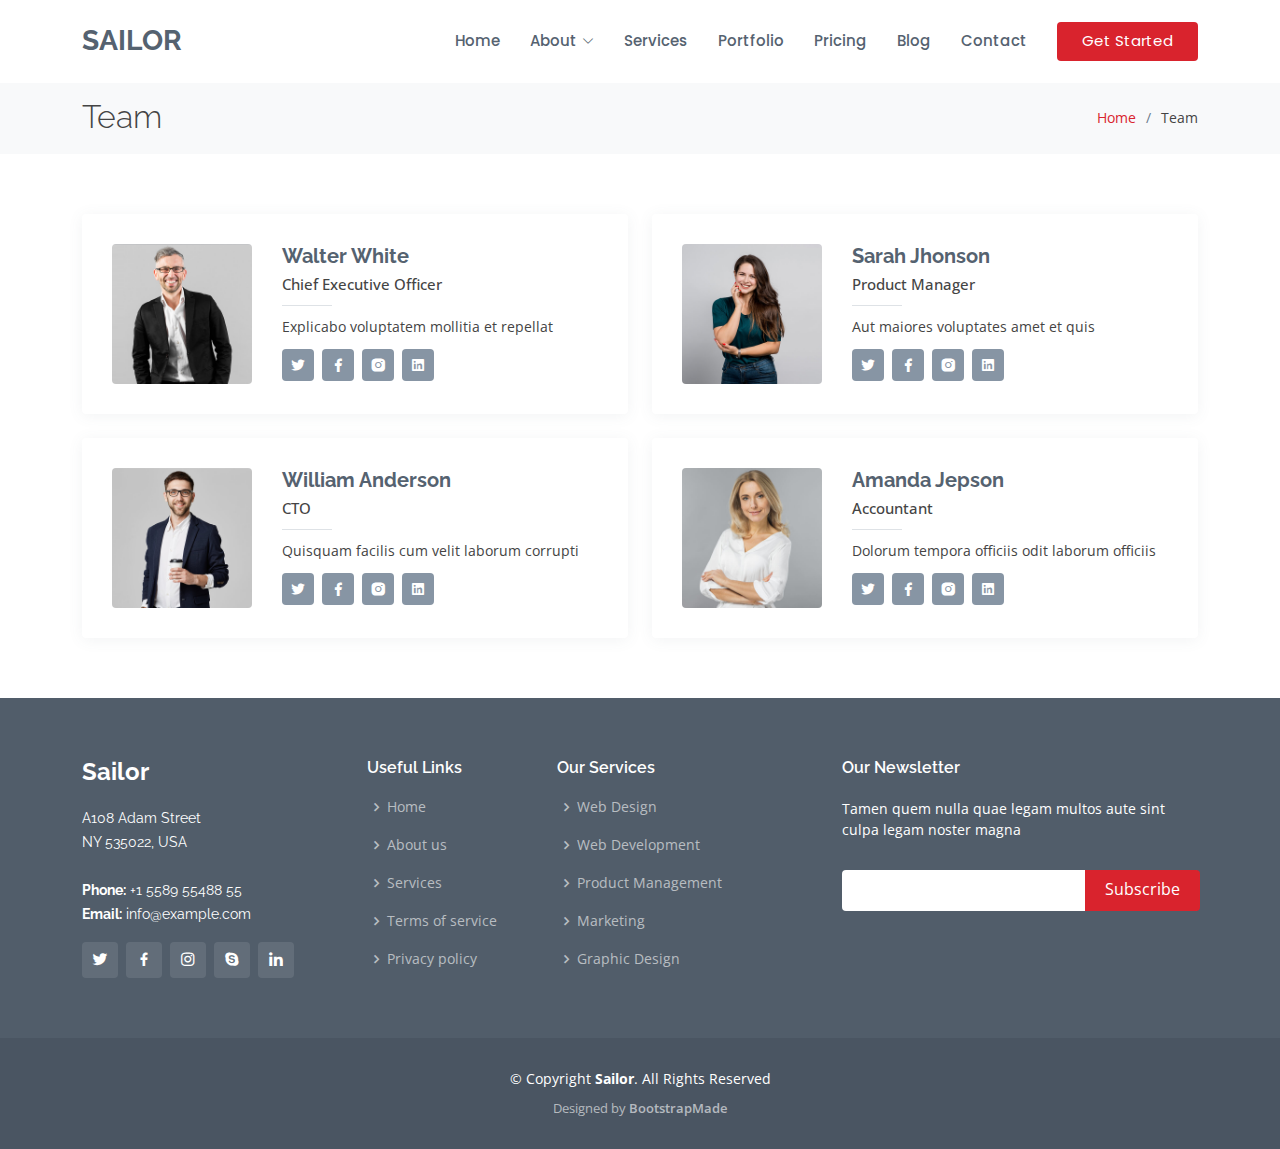
<file: mom1/Sailor/team.html>
<!DOCTYPE html>
<html lang="en">

<head>
  <meta charset="utf-8">
  <meta content="width=device-width, initial-scale=1.0" name="viewport">

  <title>Team - Sailor Bootstrap Template</title>
  <meta content="" name="description">
  <meta content="" name="keywords">

  <!-- Favicons -->
  <link href="assets/img/favicon.png" rel="icon">
  <link href="assets/img/apple-touch-icon.png" rel="apple-touch-icon">

  <!-- Google Fonts -->
  <link href="https://fonts.googleapis.com/css?family=Open+Sans:300,300i,400,400i,600,600i,700,700i|Raleway:300,300i,400,400i,500,500i,600,600i,700,700i|Poppins:300,300i,400,400i,500,500i,600,600i,700,700i" rel="stylesheet">

  <!-- Vendor CSS Files -->
  <link href="assets/vendor/animate.css/animate.min.css" rel="stylesheet">
  <link href="assets/vendor/bootstrap/css/bootstrap.min.css" rel="stylesheet">
  <link href="assets/vendor/bootstrap-icons/bootstrap-icons.css" rel="stylesheet">
  <link href="assets/vendor/boxicons/css/boxicons.min.css" rel="stylesheet">
  <link href="assets/vendor/glightbox/css/glightbox.min.css" rel="stylesheet">
  <link href="assets/vendor/remixicon/remixicon.css" rel="stylesheet">
  <link href="assets/vendor/swiper/swiper-bundle.min.css" rel="stylesheet">

  <!-- Template Main CSS File -->
  <link href="assets/css/style.css" rel="stylesheet">

  <!-- =======================================================
  * Template Name: Sailor - v4.9.1
  * Template URL: https://bootstrapmade.com/sailor-free-bootstrap-theme/
  * Author: BootstrapMade.com
  * License: https://bootstrapmade.com/license/
  ======================================================== -->
</head>

<body>

  <!-- ======= Header ======= -->
  <header id="header" class="fixed-top d-flex align-items-center">
    <div class="container d-flex align-items-center">

      <h1 class="logo me-auto"><a href="index.html">Sailor</a></h1>
      <!-- Uncomment below if you prefer to use an image logo -->
      <!-- <a href="index.html" class="logo me-auto"><img src="assets/img/logo.png" alt="" class="img-fluid"></a>-->

      <nav id="navbar" class="navbar">
        <ul>
          <li><a href="index.html">Home</a></li>

          <li class="dropdown"><a href="#"><span>About</span> <i class="bi bi-chevron-down"></i></a>
            <ul>
              <li><a href="about.html">About</a></li>
              <li><a href="team.html" class="active">Team</a></li>
              <li><a href="testimonials.html">Testimonials</a></li>

              <li class="dropdown"><a href="#"><span>Deep Drop Down</span> <i class="bi bi-chevron-right"></i></a>
                <ul>
                  <li><a href="#">Deep Drop Down 1</a></li>
                  <li><a href="#">Deep Drop Down 2</a></li>
                  <li><a href="#">Deep Drop Down 3</a></li>
                  <li><a href="#">Deep Drop Down 4</a></li>
                  <li><a href="#">Deep Drop Down 5</a></li>
                </ul>
              </li>
            </ul>
          </li>
          <li><a href="services.html">Services</a></li>
          <li><a href="portfolio.html">Portfolio</a></li>
          <li><a href="pricing.html">Pricing</a></li>
          <li><a href="blog.html">Blog</a></li>

          <li><a href="contact.html">Contact</a></li>
          <li><a href="index.html" class="getstarted">Get Started</a></li>
        </ul>
        <i class="bi bi-list mobile-nav-toggle"></i>
      </nav><!-- .navbar -->

    </div>
  </header><!-- End Header -->

  <main id="main">

    <!-- ======= Breadcrumbs ======= -->
    <section id="breadcrumbs" class="breadcrumbs">
      <div class="container">

        <div class="d-flex justify-content-between align-items-center">
          <h2>Team</h2>
          <ol>
            <li><a href="index.html">Home</a></li>
            <li>Team</li>
          </ol>
        </div>

      </div>
    </section><!-- End Breadcrumbs -->

    <!-- ======= Team Section ======= -->
    <section id="team" class="team ">
      <div class="container">

        <div class="row">

          <div class="col-lg-6">
            <div class="member d-flex align-items-start">
              <div class="pic"><img src="assets/img/team/team-1.jpg" class="img-fluid" alt=""></div>
              <div class="member-info">
                <h4>Walter White</h4>
                <span>Chief Executive Officer</span>
                <p>Explicabo voluptatem mollitia et repellat</p>
                <div class="social">
                  <a href=""><i class="ri-twitter-fill"></i></a>
                  <a href=""><i class="ri-facebook-fill"></i></a>
                  <a href=""><i class="ri-instagram-fill"></i></a>
                  <a href=""> <i class="ri-linkedin-box-fill"></i> </a>
                </div>
              </div>
            </div>
          </div>

          <div class="col-lg-6 mt-4 mt-lg-0">
            <div class="member d-flex align-items-start">
              <div class="pic"><img src="assets/img/team/team-2.jpg" class="img-fluid" alt=""></div>
              <div class="member-info">
                <h4>Sarah Jhonson</h4>
                <span>Product Manager</span>
                <p>Aut maiores voluptates amet et quis</p>
                <div class="social">
                  <a href=""><i class="ri-twitter-fill"></i></a>
                  <a href=""><i class="ri-facebook-fill"></i></a>
                  <a href=""><i class="ri-instagram-fill"></i></a>
                  <a href=""> <i class="ri-linkedin-box-fill"></i> </a>
                </div>
              </div>
            </div>
          </div>

          <div class="col-lg-6 mt-4">
            <div class="member d-flex align-items-start">
              <div class="pic"><img src="assets/img/team/team-3.jpg" class="img-fluid" alt=""></div>
              <div class="member-info">
                <h4>William Anderson</h4>
                <span>CTO</span>
                <p>Quisquam facilis cum velit laborum corrupti</p>
                <div class="social">
                  <a href=""><i class="ri-twitter-fill"></i></a>
                  <a href=""><i class="ri-facebook-fill"></i></a>
                  <a href=""><i class="ri-instagram-fill"></i></a>
                  <a href=""> <i class="ri-linkedin-box-fill"></i> </a>
                </div>
              </div>
            </div>
          </div>

          <div class="col-lg-6 mt-4">
            <div class="member d-flex align-items-start">
              <div class="pic"><img src="assets/img/team/team-4.jpg" class="img-fluid" alt=""></div>
              <div class="member-info">
                <h4>Amanda Jepson</h4>
                <span>Accountant</span>
                <p>Dolorum tempora officiis odit laborum officiis</p>
                <div class="social">
                  <a href=""><i class="ri-twitter-fill"></i></a>
                  <a href=""><i class="ri-facebook-fill"></i></a>
                  <a href=""><i class="ri-instagram-fill"></i></a>
                  <a href=""> <i class="ri-linkedin-box-fill"></i> </a>
                </div>
              </div>
            </div>
          </div>

        </div>

      </div>
    </section><!-- End Team Section -->

  </main><!-- End #main -->

  <!-- ======= Footer ======= -->
  <footer id="footer">
    <div class="footer-top">
      <div class="container">
        <div class="row">

          <div class="col-lg-3 col-md-6">
            <div class="footer-info">
              <h3>Sailor</h3>
              <p>
                A108 Adam Street <br>
                NY 535022, USA<br><br>
                <strong>Phone:</strong> +1 5589 55488 55<br>
                <strong>Email:</strong> info@example.com<br>
              </p>
              <div class="social-links mt-3">
                <a href="#" class="twitter"><i class="bx bxl-twitter"></i></a>
                <a href="#" class="facebook"><i class="bx bxl-facebook"></i></a>
                <a href="#" class="instagram"><i class="bx bxl-instagram"></i></a>
                <a href="#" class="google-plus"><i class="bx bxl-skype"></i></a>
                <a href="#" class="linkedin"><i class="bx bxl-linkedin"></i></a>
              </div>
            </div>
          </div>

          <div class="col-lg-2 col-md-6 footer-links">
            <h4>Useful Links</h4>
            <ul>
              <li><i class="bx bx-chevron-right"></i> <a href="#">Home</a></li>
              <li><i class="bx bx-chevron-right"></i> <a href="#">About us</a></li>
              <li><i class="bx bx-chevron-right"></i> <a href="#">Services</a></li>
              <li><i class="bx bx-chevron-right"></i> <a href="#">Terms of service</a></li>
              <li><i class="bx bx-chevron-right"></i> <a href="#">Privacy policy</a></li>
            </ul>
          </div>

          <div class="col-lg-3 col-md-6 footer-links">
            <h4>Our Services</h4>
            <ul>
              <li><i class="bx bx-chevron-right"></i> <a href="#">Web Design</a></li>
              <li><i class="bx bx-chevron-right"></i> <a href="#">Web Development</a></li>
              <li><i class="bx bx-chevron-right"></i> <a href="#">Product Management</a></li>
              <li><i class="bx bx-chevron-right"></i> <a href="#">Marketing</a></li>
              <li><i class="bx bx-chevron-right"></i> <a href="#">Graphic Design</a></li>
            </ul>
          </div>

          <div class="col-lg-4 col-md-6 footer-newsletter">
            <h4>Our Newsletter</h4>
            <p>Tamen quem nulla quae legam multos aute sint culpa legam noster magna</p>
            <form action="" method="post">
              <input type="email" name="email"><input type="submit" value="Subscribe">
            </form>

          </div>

        </div>
      </div>
    </div>

    <div class="container">
      <div class="copyright">
        &copy; Copyright <strong><span>Sailor</span></strong>. All Rights Reserved
      </div>
      <div class="credits">
        <!-- All the links in the footer should remain intact. -->
        <!-- You can delete the links only if you purchased the pro version. -->
        <!-- Licensing information: https://bootstrapmade.com/license/ -->
        <!-- Purchase the pro version with working PHP/AJAX contact form: https://bootstrapmade.com/sailor-free-bootstrap-theme/ -->
        Designed by <a href="https://bootstrapmade.com/">BootstrapMade</a>
      </div>
    </div>
  </footer><!-- End Footer -->

  <a href="#" class="back-to-top d-flex align-items-center justify-content-center"><i class="bi bi-arrow-up-short"></i></a>

  <!-- Vendor JS Files -->
  <script src="assets/vendor/bootstrap/js/bootstrap.bundle.min.js"></script>
  <script src="assets/vendor/glightbox/js/glightbox.min.js"></script>
  <script src="assets/vendor/isotope-layout/isotope.pkgd.min.js"></script>
  <script src="assets/vendor/swiper/swiper-bundle.min.js"></script>
  <script src="assets/vendor/waypoints/noframework.waypoints.js"></script>
  <script src="assets/vendor/php-email-form/validate.js"></script>

  <!-- Template Main JS File -->
  <script src="assets/js/main.js"></script>

</body>

</html>
</file>
<file: mom1/Sailor/assets/css/style.css>
/**
* Template Name: Sailor - v4.9.1
* Template URL: https://bootstrapmade.com/sailor-free-bootstrap-theme/
* Author: BootstrapMade.com
* License: https://bootstrapmade.com/license/
*/

/*--------------------------------------------------------------
# General
--------------------------------------------------------------*/
body {
  font-family: "Open Sans", sans-serif;
  color: #444444;
}

a {
  text-decoration: none;
  color: #d9232d;
}

a:hover {
  color: #e24d55;
  text-decoration: none;
}

h1,
h2,
h3,
h4,
h5,
h6 {
  font-family: "Raleway", sans-serif;
}

/*--------------------------------------------------------------
# Back to top button
--------------------------------------------------------------*/
.back-to-top {
  position: fixed;
  visibility: hidden;
  opacity: 0;
  right: 15px;
  bottom: 15px;
  z-index: 996;
  background: #d9232d;
  width: 40px;
  height: 40px;
  border-radius: 4px;
  transition: all 0.4s;
}

.back-to-top i {
  font-size: 28px;
  color: #fff;
  line-height: 0;
}

.back-to-top:hover {
  background: #e1444d;
  color: #fff;
}

.back-to-top.active {
  visibility: visible;
  opacity: 1;
}

/*--------------------------------------------------------------
# Header
--------------------------------------------------------------*/
#header {
  background: white;
  transition: all 0.5s;
  z-index: 997;
  padding: 20px 0;
}

#header.header-scrolled {
  box-shadow: 0px 2px 15px rgba(0, 0, 0, 0.1);
  padding: 12px 0;
}

#header.header-inner-pages {
  box-shadow: 0px 2px 15px rgba(0, 0, 0, 0.1);
}

#header .logo {
  font-size: 28px;
  margin: 0;
  padding: 0;
  line-height: 1;
  font-weight: 700;
  text-transform: uppercase;
}

#header .logo a {
  color: #556270;
}

#header .logo img {
  max-height: 40px;
}

/*--------------------------------------------------------------
# Navigation Menu
--------------------------------------------------------------*/
/**
* Desktop Navigation 
*/
.navbar {
  padding: 0;
}

.navbar ul {
  margin: 0;
  padding: 0;
  display: flex;
  list-style: none;
  align-items: center;
}

.navbar li {
  position: relative;
}

.navbar a,
.navbar a:focus {
  display: flex;
  align-items: center;
  justify-content: space-between;
  padding: 10px 0 10px 30px;
  font-family: "Poppins", sans-serif;
  font-size: 15px;
  font-weight: 500;
  color: #556270;
  white-space: nowrap;
  transition: 0.3s;
}

.navbar a i,
.navbar a:focus i {
  font-size: 12px;
  line-height: 0;
  margin-left: 5px;
}

.navbar a:hover,
.navbar .active,
.navbar .active:focus,
.navbar li:hover>a {
  color: #d9232d;
}

.navbar .getstarted,
.navbar .getstarted:focus {
  background: #d9232d;
  padding: 8px 25px;
  margin-left: 30px;
  border-radius: 4px;
  font-weight: 400;
  color: #fff;
}

.navbar .getstarted:hover,
.navbar .getstarted:focus:hover {
  color: #fff;
  background: #e1444d;
}

.navbar .dropdown ul {
  display: block;
  position: absolute;
  left: 14px;
  top: calc(100% + 30px);
  margin: 0;
  padding: 10px 0;
  z-index: 99;
  opacity: 0;
  visibility: hidden;
  background: #fff;
  box-shadow: 0px 0px 30px rgba(127, 137, 161, 0.25);
  transition: 0.3s;
}

.navbar .dropdown ul li {
  min-width: 200px;
}

.navbar .dropdown ul a {
  padding: 10px 20px;
  font-size: 15px;
  text-transform: none;
  font-weight: 400;
}

.navbar .dropdown ul a i {
  font-size: 12px;
}

.navbar .dropdown ul a:hover,
.navbar .dropdown ul .active:hover,
.navbar .dropdown ul li:hover>a {
  color: #d9232d;
}

.navbar .dropdown:hover>ul {
  opacity: 1;
  top: 100%;
  visibility: visible;
}

.navbar .dropdown .dropdown ul {
  top: 0;
  left: calc(100% - 30px);
  visibility: hidden;
}

.navbar .dropdown .dropdown:hover>ul {
  opacity: 1;
  top: 0;
  left: 100%;
  visibility: visible;
}

@media (max-width: 1366px) {
  .navbar .dropdown .dropdown ul {
    left: -90%;
  }

  .navbar .dropdown .dropdown:hover>ul {
    left: -100%;
  }
}

/**
* Mobile Navigation 
*/
.mobile-nav-toggle {
  color: #556270;
  font-size: 28px;
  cursor: pointer;
  display: none;
  line-height: 0;
  transition: 0.5s;
}

.mobile-nav-toggle.bi-x {
  color: #fff;
}

@media (max-width: 991px) {
  .mobile-nav-toggle {
    display: block;
  }

  .navbar ul {
    display: none;
  }
}

.navbar-mobile {
  position: fixed;
  overflow: hidden;
  top: 0;
  right: 0;
  left: 0;
  bottom: 0;
  background: rgba(63, 73, 83, 0.9);
  transition: 0.3s;
  z-index: 999;
}

.navbar-mobile .mobile-nav-toggle {
  position: absolute;
  top: 15px;
  right: 15px;
}

.navbar-mobile ul {
  display: block;
  position: absolute;
  top: 55px;
  right: 15px;
  bottom: 15px;
  left: 15px;
  padding: 10px 0;
  background-color: #fff;
  overflow-y: auto;
  transition: 0.3s;
}

.navbar-mobile a,
.navbar-mobile a:focus {
  padding: 10px 20px;
  font-size: 15px;
  color: #556270;
}

.navbar-mobile a:hover,
.navbar-mobile .active,
.navbar-mobile li:hover>a {
  color: #d9232d;
}

.navbar-mobile .getstarted,
.navbar-mobile .getstarted:focus {
  margin: 15px;
}

.navbar-mobile .dropdown ul {
  position: static;
  display: none;
  margin: 10px 20px;
  padding: 10px 0;
  z-index: 99;
  opacity: 1;
  visibility: visible;
  background: #fff;
  box-shadow: 0px 0px 30px rgba(127, 137, 161, 0.25);
}

.navbar-mobile .dropdown ul li {
  min-width: 200px;
}

.navbar-mobile .dropdown ul a {
  padding: 10px 20px;
}

.navbar-mobile .dropdown ul a i {
  font-size: 12px;
}

.navbar-mobile .dropdown ul a:hover,
.navbar-mobile .dropdown ul .active:hover,
.navbar-mobile .dropdown ul li:hover>a {
  color: #d9232d;
}

.navbar-mobile .dropdown>.dropdown-active {
  display: block;
}

/*--------------------------------------------------------------
# Hero Section
--------------------------------------------------------------*/
#hero {
  width: 100%;
  height: 100vh;
  background-color: rgba(63, 73, 83, 0.8);
  overflow: hidden;
  position: relative;
}

#hero .carousel,
#hero .carousel-inner,
#hero .carousel-item,
#hero .carousel-item::before {
  position: absolute;
  top: 0;
  right: 0;
  left: 0;
  bottom: 0;
}

#hero .carousel-item {
  background-size: cover;
  background-position: center;
  background-repeat: no-repeat;
}

#hero .carousel-item::before {
  content: "";
  background-color: rgba(30, 35, 40, 0.6);
}

#hero .carousel-container {
  display: flex;
  justify-content: center;
  align-items: center;
  position: absolute;
  bottom: 0;
  top: 70px;
  left: 50px;
  right: 50px;
}

#hero .container {
  text-align: center;
}

#hero h2 {
  color: #fff;
  margin-bottom: 20px;
  font-size: 48px;
  font-weight: 700;
}

#hero p {
  -webkit-animation-delay: 0.4s;
  animation-delay: 0.4s;
  margin: 0 auto 30px auto;
  color: #fff;
}

#hero .carousel-inner .carousel-item {
  transition-property: opacity;
  background-position: center top;
}

#hero .carousel-inner .carousel-item,
#hero .carousel-inner .active.carousel-item-start,
#hero .carousel-inner .active.carousel-item-end {
  opacity: 0;
}

#hero .carousel-inner .active,
#hero .carousel-inner .carousel-item-next.carousel-item-start,
#hero .carousel-inner .carousel-item-prev.carousel-item-end {
  opacity: 1;
  transition: 0.5s;
}

#hero .carousel-inner .carousel-item-next,
#hero .carousel-inner .carousel-item-prev,
#hero .carousel-inner .active.carousel-item-start,
#hero .carousel-inner .active.carousel-item-end {
  left: 0;
  transform: translate3d(0, 0, 0);
}

#hero .carousel-control-next-icon,
#hero .carousel-control-prev-icon {
  background: none;
  font-size: 30px;
  line-height: 0;
  width: auto;
  height: auto;
  background: rgba(255, 255, 255, 0.2);
  border-radius: 50px;
  transition: 0.3s;
  color: rgba(255, 255, 255, 0.5);
  width: 54px;
  height: 54px;
  display: flex;
  align-items: center;
  justify-content: center;
}

#hero .carousel-control-next-icon:hover,
#hero .carousel-control-prev-icon:hover {
  background: rgba(255, 255, 255, 0.3);
  color: rgba(255, 255, 255, 0.8);
}

#hero .carousel-indicators li {
  cursor: pointer;
  background: #fff;
  overflow: hidden;
  border: 0;
  width: 12px;
  height: 12px;
  border-radius: 50px;
  opacity: 0.6;
  transition: 0.3s;
}

#hero .carousel-indicators li.active {
  opacity: 1;
  background: #d9232d;
}

#hero .btn-get-started {
  font-family: "Raleway", sans-serif;
  font-weight: 500;
  font-size: 14px;
  letter-spacing: 1px;
  display: inline-block;
  padding: 14px 32px;
  border-radius: 4px;
  transition: 0.5s;
  line-height: 1;
  color: #fff;
  -webkit-animation-delay: 0.8s;
  animation-delay: 0.8s;
  background: #d9232d;
}

#hero .btn-get-started:hover {
  background: #df3740;
}

@media (max-width: 992px) {
  #hero {
    height: 100vh;
  }

  #hero .carousel-container {
    top: 8px;
  }
}

@media (max-width: 768px) {
  #hero h2 {
    font-size: 28px;
  }
}

@media (min-width: 1024px) {

  #hero .carousel-control-prev,
  #hero .carousel-control-next {
    width: 5%;
  }
}

@media (max-height: 500px) {
  #hero {
    height: 120vh;
  }
}

/*--------------------------------------------------------------
# Sections General
--------------------------------------------------------------*/
section {
  padding: 60px 0;
  overflow: hidden;
}

.section-bg,
.services .icon-box {
  background-color: #f8f9fa;
}

.section-title {
  padding-bottom: 40px;
}

.section-title h2 {
  font-size: 14px;
  font-weight: 500;
  padding: 0;
  line-height: 1px;
  margin: 0 0 5px 0;
  letter-spacing: 2px;
  text-transform: uppercase;
  color: #aaaaaa;
  font-family: "Poppins", sans-serif;
}

.section-title h2::after {
  content: "";
  width: 120px;
  height: 1px;
  display: inline-block;
  background: #e6636a;
  margin: 4px 10px;
}

.section-title p {
  margin: 0;
  margin: 0;
  font-size: 36px;
  font-weight: 700;
  text-transform: uppercase;
  font-family: "Poppins", sans-serif;
  color: #556270;
}

/*--------------------------------------------------------------
# Breadcrumbs
--------------------------------------------------------------*/
.breadcrumbs {
  padding: 18px 0;
  background: #f8f9fa;
  min-height: 40px;
  margin-top: 80px;
}

.breadcrumbs h2 {
  font-size: 32px;
  font-weight: 300;
  margin: 0;
}

.breadcrumbs ol {
  display: flex;
  flex-wrap: wrap;
  list-style: none;
  padding: 0;
  margin: 0;
  font-size: 14px;
}

.breadcrumbs ol li+li {
  padding-left: 10px;
}

.breadcrumbs ol li+li::before {
  display: inline-block;
  padding-right: 10px;
  color: #6b7b8d;
  content: "/";
}

@media (max-width: 992px) {
  .breadcrumbs {
    margin-top: 58px;
  }

  .breadcrumbs .d-flex {
    display: block !important;
  }

  .breadcrumbs h2 {
    margin-bottom: 10px;
  }

  .breadcrumbs ol {
    display: block;
  }

  .breadcrumbs ol li {
    display: inline-block;
  }
}

/*--------------------------------------------------------------
# About
--------------------------------------------------------------*/
.about .content h2 {
  font-weight: 700;
  font-size: 48px;
  line-height: 60px;
  margin-bottom: 20px;
  text-transform: uppercase;
}

.about .content h3 {
  font-weight: 500;
  line-height: 32px;
  font-size: 24px;
}

.about .content ul {
  list-style: none;
  padding: 0;
}

.about .content ul li {
  padding: 10px 0 0 28px;
  position: relative;
}

.about .content ul i {
  left: 0;
  top: 7px;
  position: absolute;
  font-size: 20px;
  color: #d9232d;
}

.about .content p:last-child {
  margin-bottom: 0;
}

/*--------------------------------------------------------------
# Clients
--------------------------------------------------------------*/
.clients {
  padding: 15px 0;
  text-align: center;
}

.clients img {
  max-width: 45%;
  transition: all 0.4s ease-in-out;
  display: inline-block;
  padding: 15px 0;
  filter: grayscale(100);
}

.clients img:hover {
  filter: none;
  transform: scale(1.15);
}

@media (max-width: 768px) {
  .clients img {
    max-width: 40%;
  }
}

/*--------------------------------------------------------------
# Services
--------------------------------------------------------------*/
.services .icon-box {
  margin-bottom: 20px;
  padding: 30px;
  border-radius: 6px;
}

.services .icon-box i {
  float: left;
  color: #d9232d;
  font-size: 40px;
}

.services .icon-box h4 {
  margin-left: 70px;
  font-weight: 700;
  margin-bottom: 15px;
  font-size: 18px;
}

.services .icon-box h4 a {
  color: #556270;
  transition: 0.3s;
}

.services .icon-box p {
  margin-left: 70px;
  line-height: 24px;
  font-size: 14px;
}

.services .icon-box:hover h4 a {
  color: #d9232d;
}

/*--------------------------------------------------------------
# Portfolio
--------------------------------------------------------------*/
.portfolio .portfolio-item {
  margin-bottom: 30px;
}

.portfolio #portfolio-flters {
  padding: 0;
  margin: 0 auto 20px auto;
  list-style: none;
  text-align: center;
}

.portfolio #portfolio-flters li {
  cursor: pointer;
  display: inline-block;
  padding: 8px 15px 10px 15px;
  font-size: 14px;
  font-weight: 600;
  line-height: 1;
  text-transform: uppercase;
  color: #444444;
  margin-bottom: 5px;
  transition: all 0.3s ease-in-out;
  border-radius: 3px;
}

.portfolio #portfolio-flters li:hover,
.portfolio #portfolio-flters li.filter-active {
  color: #fff;
  background: #d9232d;
}

.portfolio #portfolio-flters li:last-child {
  margin-right: 0;
}

.portfolio .portfolio-wrap {
  transition: 0.3s;
  position: relative;
  overflow: hidden;
  z-index: 1;
  background: rgba(85, 98, 112, 0.6);
}

.portfolio .portfolio-wrap::before {
  content: "";
  background: rgba(85, 98, 112, 0.6);
  position: absolute;
  left: 0;
  right: 0;
  top: 0;
  bottom: 0;
  transition: all ease-in-out 0.3s;
  z-index: 2;
  opacity: 0;
}

.portfolio .portfolio-wrap img {
  transition: all ease-in-out 0.3s;
}

.portfolio .portfolio-wrap .portfolio-info {
  opacity: 0;
  position: absolute;
  top: 0;
  left: 0;
  right: 0;
  bottom: 0;
  z-index: 3;
  transition: all ease-in-out 0.3s;
  display: flex;
  flex-direction: column;
  justify-content: flex-end;
  align-items: flex-start;
  padding: 20px;
}

.portfolio .portfolio-wrap .portfolio-info h4 {
  font-size: 20px;
  color: #fff;
  font-weight: 600;
}

.portfolio .portfolio-wrap .portfolio-info p {
  color: rgba(255, 255, 255, 0.7);
  font-size: 14px;
  text-transform: uppercase;
  padding: 0;
  margin: 0;
  font-style: italic;
}

.portfolio .portfolio-wrap .portfolio-links {
  text-align: center;
  z-index: 4;
}

.portfolio .portfolio-wrap .portfolio-links a {
  color: rgba(255, 255, 255, 0.6);
  margin: 0 5px 0 0;
  font-size: 28px;
  display: inline-block;
  transition: 0.3s;
}

.portfolio .portfolio-wrap .portfolio-links a:hover {
  color: white;
}

.portfolio .portfolio-wrap:hover::before {
  opacity: 1;
}

.portfolio .portfolio-wrap:hover img {
  transform: scale(1.2);
}

.portfolio .portfolio-wrap:hover .portfolio-info {
  opacity: 1;
}

/*--------------------------------------------------------------
# Portfolio Details
--------------------------------------------------------------*/
.portfolio-details {
  padding-top: 40px;
}

.portfolio-details .portfolio-details-slider img {
  width: 100%;
}

.portfolio-details .portfolio-details-slider .swiper-pagination {
  margin-top: 20px;
  position: relative;
}

.portfolio-details .portfolio-details-slider .swiper-pagination .swiper-pagination-bullet {
  width: 12px;
  height: 12px;
  background-color: #fff;
  opacity: 1;
  border: 1px solid #d9232d;
}

.portfolio-details .portfolio-details-slider .swiper-pagination .swiper-pagination-bullet-active {
  background-color: #d9232d;
}

.portfolio-details .portfolio-info {
  padding: 30px;
  box-shadow: 0px 0 30px rgba(85, 98, 112, 0.08);
}

.portfolio-details .portfolio-info h3 {
  font-size: 22px;
  font-weight: 700;
  margin-bottom: 20px;
  padding-bottom: 20px;
  border-bottom: 1px solid #eee;
}

.portfolio-details .portfolio-info ul {
  list-style: none;
  padding: 0;
  font-size: 15px;
}

.portfolio-details .portfolio-info ul li+li {
  margin-top: 10px;
}

.portfolio-details .portfolio-description {
  padding-top: 30px;
}

.portfolio-details .portfolio-description h2 {
  font-size: 26px;
  font-weight: 700;
  margin-bottom: 20px;
}

.portfolio-details .portfolio-description p {
  padding: 0;
}

/*--------------------------------------------------------------
# Our Team
--------------------------------------------------------------*/
.team .member {
  position: relative;
  box-shadow: 0px 2px 15px rgba(85, 98, 112, 0.08);
  padding: 30px;
  border-radius: 4px;
  background: white;
}

.team .member .pic {
  overflow: hidden;
  width: 140px;
  border-radius: 4px;
}

.team .member .pic img {
  transition: ease-in-out 0.3s;
}

.team .member:hover img {
  transform: scale(1.1);
}

.team .member .member-info {
  padding-left: 30px;
}

.team .member h4 {
  font-weight: 700;
  margin-bottom: 5px;
  font-size: 20px;
  color: #556270;
}

.team .member span {
  display: block;
  font-size: 15px;
  padding-bottom: 10px;
  position: relative;
  font-weight: 500;
}

.team .member span::after {
  content: "";
  position: absolute;
  display: block;
  width: 50px;
  height: 1px;
  background: #dee2e6;
  bottom: 0;
  left: 0;
}

.team .member p {
  margin: 10px 0 0 0;
  font-size: 14px;
}

.team .member .social {
  margin-top: 12px;
  display: flex;
  align-items: center;
  justify-content: flex-start;
}

.team .member .social a {
  transition: ease-in-out 0.3s;
  display: flex;
  align-items: center;
  justify-content: center;
  border-radius: 4px;
  width: 32px;
  height: 32px;
  background: #8795a4;
}

.team .member .social a i {
  color: #fff;
  font-size: 16px;
  margin: 0 2px;
}

.team .member .social a:hover {
  background: #d9232d;
}

.team .member .social a+a {
  margin-left: 8px;
}

/*--------------------------------------------------------------
# Our Skills
--------------------------------------------------------------*/
.skills .progress {
  height: 60px;
  display: block;
  background: none;
  border-radius: 0;
}

.skills .progress .skill {
  padding: 10px 0;
  margin: 0;
  text-transform: uppercase;
  display: block;
  font-weight: 600;
  font-family: "Poppins", sans-serif;
  color: #556270;
}

.skills .progress .skill .val {
  float: right;
  font-style: normal;
}

.skills .progress-bar-wrap {
  background: #edeff1;
}

.skills .progress-bar {
  width: 1px;
  height: 10px;
  transition: 0.9s;
  background-color: #6b7b8d;
}

/*--------------------------------------------------------------
# Features
--------------------------------------------------------------*/
.features {
  overflow: hidden;
}

.features .nav-tabs {
  border: 0;
}

.features .nav-link {
  border: 0;
  padding: 12px 15px 12px 0;
  transition: 0.3s;
  color: #556270;
  border-radius: 0;
  border-right: 2px solid white;
  font-weight: 600;
  font-size: 15px;
}

.features .nav-link:hover {
  color: #d9232d;
}

.features .nav-link.active {
  color: #d9232d;
  border-color: #d9232d;
}

.features .tab-pane.active {
  -webkit-animation: fadeIn 0.5s ease-out;
  animation: fadeIn 0.5s ease-out;
}

.features .details h3 {
  font-size: 26px;
  font-weight: 600;
  margin-bottom: 20px;
  color: #556270;
}

.features .details p {
  color: #777777;
}

.features .details p:last-child {
  margin-bottom: 0;
}

@media (max-width: 992px) {
  .features .nav-link {
    border: 0;
    padding: 15px;
  }

  .features .nav-link.active {
    color: #fff;
    background: #d9232d;
  }
}

/*--------------------------------------------------------------
# Pricing
--------------------------------------------------------------*/
.pricing .box {
  padding: 20px;
  background: #fff;
  text-align: center;
  box-shadow: 0px 0px 4px rgba(0, 0, 0, 0.12);
  border-radius: 5px;
  position: relative;
  overflow: hidden;
}

.pricing h3 {
  font-weight: 400;
  margin: -20px -20px 20px -20px;
  padding: 20px 15px;
  font-size: 16px;
  font-weight: 600;
  color: #777777;
  background: #f8f8f8;
}

.pricing h4 {
  font-size: 36px;
  color: #d9232d;
  font-weight: 600;
  font-family: "Poppins", sans-serif;
  margin-bottom: 20px;
}

.pricing h4 sup {
  font-size: 20px;
  top: -15px;
  left: -3px;
}

.pricing h4 span {
  color: #bababa;
  font-size: 16px;
  font-weight: 300;
}

.pricing ul {
  padding: 0;
  list-style: none;
  color: #444444;
  text-align: center;
  line-height: 20px;
  font-size: 14px;
}

.pricing ul li {
  padding-bottom: 16px;
}

.pricing ul i {
  color: #d9232d;
  font-size: 18px;
  padding-right: 4px;
}

.pricing ul .na {
  color: #ccc;
  text-decoration: line-through;
}

.pricing .btn-wrap {
  margin: 20px -20px -20px -20px;
  padding: 20px 15px;
  background: #f8f8f8;
  text-align: center;
}

.pricing .btn-buy {
  background: #d9232d;
  display: inline-block;
  padding: 8px 35px 9px 35px;
  border-radius: 4px;
  color: #fff;
  transition: none;
  font-size: 14px;
  font-weight: 400;
  font-family: "Raleway", sans-serif;
  font-weight: 600;
  transition: 0.3s;
}

.pricing .btn-buy:hover {
  background: #e1444d;
}

.pricing .featured h3 {
  color: #fff;
  background: #d9232d;
}

.pricing .advanced {
  width: 200px;
  position: absolute;
  top: 18px;
  right: -68px;
  transform: rotate(45deg);
  z-index: 1;
  font-size: 14px;
  padding: 1px 0 3px 0;
  background: #d9232d;
  color: #fff;
}

/*--------------------------------------------------------------
# Frequently Asked Questions
--------------------------------------------------------------*/
.faq .faq-item {
  margin: 20px 0;
  padding: 20px 0;
  border-bottom: 1px solid white;
}

.faq .faq-item i {
  color: #dee2e6;
  font-size: 20px;
  float: left;
  line-height: 0;
  padding: 13px 0 0 0;
  margin: 0;
}

.faq .faq-item h4 {
  font-size: 16px;
  line-height: 26px;
  font-weight: 500;
  margin: 0 0 10px 28px;
  font-family: "Poppins", sans-serif;
}

.faq .faq-item p {
  font-size: 15px;
}

/*--------------------------------------------------------------
# Testimonials
--------------------------------------------------------------*/
.testimonials .testimonials-carousel,
.testimonials .testimonials-slider {
  overflow: hidden;
}

.testimonials .testimonial-item {
  box-sizing: content-box;
  padding: 40px;
  box-shadow: 0px 2px 12px rgba(0, 0, 0, 0.08);
  position: relative;
  background: #fff;
}

.testimonials .testimonial-item .testimonial-img {
  width: 90px;
  border-radius: 50px;
  border: 6px solid #fff;
  float: left;
  margin: 0 10px 0 0;
}

.testimonials .testimonial-item h3 {
  font-size: 18px;
  font-weight: bold;
  margin: 10px 0 5px 0;
  color: #111;
}

.testimonials .testimonial-item h4 {
  font-size: 14px;
  color: #999;
  margin: 0;
}

.testimonials .testimonial-item .quote-icon-left,
.testimonials .testimonial-item .quote-icon-right {
  color: #f8d1d3;
  font-size: 26px;
}

.testimonials .testimonial-item .quote-icon-left {
  display: inline-block;
  left: -5px;
  position: relative;
}

.testimonials .testimonial-item .quote-icon-right {
  display: inline-block;
  right: -5px;
  position: relative;
  top: 10px;
}

.testimonials .testimonial-item p {
  font-style: italic;
  margin: 15px 0 0 0;
  padding: 0;
}

/*--------------------------------------------------------------
# Contact
--------------------------------------------------------------*/
.contact .info {
  width: 100%;
  background: #fff;
}

.contact .info i {
  font-size: 20px;
  color: #556270;
  float: left;
  width: 44px;
  height: 44px;
  background: #edeff1;
  display: flex;
  justify-content: center;
  align-items: center;
  border-radius: 50px;
  transition: all 0.3s ease-in-out;
}

.contact .info h4 {
  padding: 0 0 0 60px;
  font-size: 22px;
  font-weight: 600;
  margin-bottom: 5px;
  color: #556270;
}

.contact .info p {
  padding: 0 0 0 60px;
  margin-bottom: 0;
  font-size: 14px;
  color: #8795a4;
}

.contact .info .email,
.contact .info .phone {
  margin-top: 40px;
}

.contact .info .email:hover i,
.contact .info .address:hover i,
.contact .info .phone:hover i {
  background: #556270;
  color: #fff;
}

.contact .php-email-form {
  width: 100%;
  background: #fff;
}

.contact .php-email-form .form-group {
  padding-bottom: 8px;
}

.contact .php-email-form .error-message {
  display: none;
  color: #fff;
  background: #ed3c0d;
  text-align: left;
  padding: 15px;
  font-weight: 600;
}

.contact .php-email-form .error-message br+br {
  margin-top: 25px;
}

.contact .php-email-form .sent-message {
  display: none;
  color: #fff;
  background: #18d26e;
  text-align: center;
  padding: 15px;
  font-weight: 600;
}

.contact .php-email-form .loading {
  display: none;
  background: #fff;
  text-align: center;
  padding: 15px;
}

.contact .php-email-form .loading:before {
  content: "";
  display: inline-block;
  border-radius: 50%;
  width: 24px;
  height: 24px;
  margin: 0 10px -6px 0;
  border: 3px solid #18d26e;
  border-top-color: #eee;
  -webkit-animation: animate-loading 1s linear infinite;
  animation: animate-loading 1s linear infinite;
}

.contact .php-email-form input,
.contact .php-email-form textarea {
  border-radius: 0;
  box-shadow: none;
  font-size: 14px;
  border-radius: 4px;
}

.contact .php-email-form input:focus,
.contact .php-email-form textarea:focus {
  border-color: #d9232d;
}

.contact .php-email-form input {
  height: 44px;
}

.contact .php-email-form textarea {
  padding: 10px 12px;
}

.contact .php-email-form button[type=submit] {
  background: #d9232d;
  border: 0;
  padding: 10px 24px;
  color: #fff;
  transition: 0.4s;
  border-radius: 4px;
}

.contact .php-email-form button[type=submit]:hover {
  background: #e24d55;
}

@-webkit-keyframes animate-loading {
  0% {
    transform: rotate(0deg);
  }

  100% {
    transform: rotate(360deg);
  }
}

@keyframes animate-loading {
  0% {
    transform: rotate(0deg);
  }

  100% {
    transform: rotate(360deg);
  }
}

/*--------------------------------------------------------------
# Blog
--------------------------------------------------------------*/
.blog {
  padding: 40px 0 20px 0;
}

.blog .entry {
  padding: 30px;
  margin-bottom: 60px;
  box-shadow: 0 4px 16px rgba(0, 0, 0, 0.1);
}

.blog .entry .entry-img {
  max-height: 440px;
  margin: -30px -30px 20px -30px;
  overflow: hidden;
}

.blog .entry .entry-title {
  font-size: 28px;
  font-weight: bold;
  padding: 0;
  margin: 0 0 20px 0;
}

.blog .entry .entry-title a {
  color: #556270;
  transition: 0.3s;
}

.blog .entry .entry-title a:hover {
  color: #d9232d;
}

.blog .entry .entry-meta {
  margin-bottom: 15px;
  color: #c1c8d0;
}

.blog .entry .entry-meta ul {
  display: flex;
  flex-wrap: wrap;
  list-style: none;
  align-items: center;
  padding: 0;
  margin: 0;
}

.blog .entry .entry-meta ul li+li {
  padding-left: 20px;
}

.blog .entry .entry-meta i {
  font-size: 16px;
  margin-right: 8px;
  line-height: 0;
}

.blog .entry .entry-meta a {
  color: #777777;
  font-size: 14px;
  display: inline-block;
  line-height: 1;
}

.blog .entry .entry-content p {
  line-height: 24px;
}

.blog .entry .entry-content .read-more {
  -moz-text-align-last: right;
  text-align-last: right;
}

.blog .entry .entry-content .read-more a {
  display: inline-block;
  background: #d9232d;
  color: #fff;
  padding: 6px 20px;
  transition: 0.3s;
  font-size: 14px;
  border-radius: 4px;
}

.blog .entry .entry-content .read-more a:hover {
  background: #df3740;
}

.blog .entry .entry-content h3 {
  font-size: 22px;
  margin-top: 30px;
  font-weight: bold;
}

.blog .entry .entry-content blockquote {
  overflow: hidden;
  background-color: #fafafa;
  padding: 60px;
  position: relative;
  text-align: center;
  margin: 20px 0;
}

.blog .entry .entry-content blockquote p {
  color: #444444;
  line-height: 1.6;
  margin-bottom: 0;
  font-style: italic;
  font-weight: 500;
  font-size: 22px;
}

.blog .entry .entry-content blockquote::after {
  content: "";
  position: absolute;
  left: 0;
  top: 0;
  bottom: 0;
  width: 3px;
  background-color: #556270;
  margin-top: 20px;
  margin-bottom: 20px;
}

.blog .entry .entry-footer {
  padding-top: 10px;
  border-top: 1px solid #e6e6e6;
}

.blog .entry .entry-footer i {
  color: #a4afba;
  display: inline;
}

.blog .entry .entry-footer a {
  color: #606f7e;
  transition: 0.3s;
}

.blog .entry .entry-footer a:hover {
  color: #d9232d;
}

.blog .entry .entry-footer .cats {
  list-style: none;
  display: inline;
  padding: 0 20px 0 0;
  font-size: 14px;
}

.blog .entry .entry-footer .cats li {
  display: inline-block;
}

.blog .entry .entry-footer .tags {
  list-style: none;
  display: inline;
  padding: 0;
  font-size: 14px;
}

.blog .entry .entry-footer .tags li {
  display: inline-block;
}

.blog .entry .entry-footer .tags li+li::before {
  padding-right: 6px;
  color: #6c757d;
  content: ",";
}

.blog .entry .entry-footer .share {
  font-size: 16px;
}

.blog .entry .entry-footer .share i {
  padding-left: 5px;
}

.blog .entry-single {
  margin-bottom: 30px;
}

.blog .blog-author {
  padding: 20px;
  margin-bottom: 30px;
  box-shadow: 0 4px 16px rgba(0, 0, 0, 0.1);
}

.blog .blog-author img {
  width: 120px;
  margin-right: 20px;
}

.blog .blog-author h4 {
  font-weight: 600;
  font-size: 22px;
  margin-bottom: 0px;
  padding: 0;
  color: #556270;
}

.blog .blog-author .social-links {
  margin: 0 10px 10px 0;
}

.blog .blog-author .social-links a {
  color: rgba(85, 98, 112, 0.5);
  margin-right: 5px;
}

.blog .blog-author p {
  font-style: italic;
  color: #b7b7b7;
}

.blog .blog-comments {
  margin-bottom: 30px;
}

.blog .blog-comments .comments-count {
  font-weight: bold;
}

.blog .blog-comments .comment {
  margin-top: 30px;
  position: relative;
}

.blog .blog-comments .comment .comment-img {
  margin-right: 14px;
}

.blog .blog-comments .comment .comment-img img {
  width: 60px;
}

.blog .blog-comments .comment h5 {
  font-size: 16px;
  margin-bottom: 2px;
}

.blog .blog-comments .comment h5 a {
  font-weight: bold;
  color: #444444;
  transition: 0.3s;
}

.blog .blog-comments .comment h5 a:hover {
  color: #d9232d;
}

.blog .blog-comments .comment h5 .reply {
  padding-left: 10px;
  color: #556270;
}

.blog .blog-comments .comment h5 .reply i {
  font-size: 20px;
}

.blog .blog-comments .comment time {
  display: block;
  font-size: 14px;
  color: #6b7b8d;
  margin-bottom: 5px;
}

.blog .blog-comments .comment.comment-reply {
  padding-left: 40px;
}

.blog .blog-comments .reply-form {
  margin-top: 30px;
  padding: 30px;
  box-shadow: 0 4px 16px rgba(0, 0, 0, 0.1);
}

.blog .blog-comments .reply-form h4 {
  font-weight: bold;
  font-size: 22px;
}

.blog .blog-comments .reply-form p {
  font-size: 14px;
}

.blog .blog-comments .reply-form input {
  border-radius: 4px;
  padding: 10px 10px;
  font-size: 14px;
}

.blog .blog-comments .reply-form input:focus {
  box-shadow: none;
  border-color: #e9797f;
}

.blog .blog-comments .reply-form textarea {
  border-radius: 4px;
  padding: 10px 10px;
  font-size: 14px;
}

.blog .blog-comments .reply-form textarea:focus {
  box-shadow: none;
  border-color: #e9797f;
}

.blog .blog-comments .reply-form .form-group {
  margin-bottom: 25px;
}

.blog .blog-comments .reply-form .btn-primary {
  border-radius: 4px;
  padding: 10px 20px;
  border: 0;
  background-color: #556270;
}

.blog .blog-comments .reply-form .btn-primary:hover {
  background-color: #606f7e;
}

.blog .blog-pagination {
  color: #8795a4;
}

.blog .blog-pagination ul {
  display: flex;
  padding: 0;
  margin: 0;
  list-style: none;
}

.blog .blog-pagination li {
  margin: 0 5px;
  transition: 0.3s;
}

.blog .blog-pagination li a {
  color: #556270;
  padding: 7px 16px;
  display: flex;
  align-items: center;
  justify-content: center;
}

.blog .blog-pagination li.active,
.blog .blog-pagination li:hover {
  background: #d9232d;
}

.blog .blog-pagination li.active a,
.blog .blog-pagination li:hover a {
  color: #fff;
}

.blog .sidebar {
  padding: 30px;
  margin: 0 0 60px 20px;
  box-shadow: 0 4px 16px rgba(0, 0, 0, 0.1);
}

.blog .sidebar .sidebar-title {
  font-size: 20px;
  font-weight: 700;
  padding: 0 0 0 0;
  margin: 0 0 15px 0;
  color: #556270;
  position: relative;
}

.blog .sidebar .sidebar-item {
  margin-bottom: 30px;
}

.blog .sidebar .search-form form {
  background: #fff;
  border: 1px solid #ddd;
  padding: 3px 10px;
  position: relative;
}

.blog .sidebar .search-form form input[type=text] {
  border: 0;
  padding: 4px;
  border-radius: 4px;
  width: calc(100% - 40px);
}

.blog .sidebar .search-form form button {
  position: absolute;
  top: 0;
  right: 0;
  bottom: 0;
  border: 0;
  background: none;
  font-size: 16px;
  padding: 0 15px;
  margin: -1px;
  background: #d9232d;
  color: #fff;
  transition: 0.3s;
  border-radius: 0 4px 4px 0;
  line-height: 0;
}

.blog .sidebar .search-form form button i {
  line-height: 0;
}

.blog .sidebar .search-form form button:hover {
  background: #de323c;
}

.blog .sidebar .categories ul {
  list-style: none;
  padding: 0;
}

.blog .sidebar .categories ul li+li {
  padding-top: 10px;
}

.blog .sidebar .categories ul a {
  color: #556270;
  transition: 0.3s;
}

.blog .sidebar .categories ul a:hover {
  color: #d9232d;
}

.blog .sidebar .categories ul a span {
  padding-left: 5px;
  color: #aaaaaa;
  font-size: 14px;
}

.blog .sidebar .recent-posts .post-item+.post-item {
  margin-top: 15px;
}

.blog .sidebar .recent-posts img {
  width: 80px;
  float: left;
}

.blog .sidebar .recent-posts h4 {
  font-size: 15px;
  margin-left: 95px;
  font-weight: bold;
}

.blog .sidebar .recent-posts h4 a {
  color: #556270;
  transition: 0.3s;
}

.blog .sidebar .recent-posts h4 a:hover {
  color: #d9232d;
}

.blog .sidebar .recent-posts time {
  display: block;
  margin-left: 95px;
  font-style: italic;
  font-size: 14px;
  color: #aaaaaa;
}

.blog .sidebar .tags {
  margin-bottom: -10px;
}

.blog .sidebar .tags ul {
  list-style: none;
  padding: 0;
}

.blog .sidebar .tags ul li {
  display: inline-block;
}

.blog .sidebar .tags ul a {
  color: #96a2af;
  font-size: 14px;
  padding: 6px 14px;
  margin: 0 6px 8px 0;
  border: 1px solid white;
  display: inline-block;
  transition: 0.3s;
}

.blog .sidebar .tags ul a:hover {
  color: #fff;
  border: 1px solid #d9232d;
  background: #d9232d;
}

.blog .sidebar .tags ul a span {
  padding-left: 5px;
  color: #fbfbfc;
  font-size: 14px;
}

/*--------------------------------------------------------------
# Footer
--------------------------------------------------------------*/
#footer {
  background: #4a5562;
  padding: 0 0 30px 0;
  color: #fff;
  font-size: 14px;
}

#footer .footer-top {
  background: #515d6a;
  padding: 60px 0 30px 0;
}

#footer .footer-top .footer-info {
  margin-bottom: 30px;
}

#footer .footer-top .footer-info h3 {
  font-size: 24px;
  margin: 0 0 20px 0;
  padding: 2px 0 2px 0;
  line-height: 1;
  font-weight: 700;
}

#footer .footer-top .footer-info p {
  font-size: 14px;
  line-height: 24px;
  margin-bottom: 0;
  font-family: "Raleway", sans-serif;
  color: #fff;
}

#footer .footer-top .social-links a {
  font-size: 18px;
  display: inline-block;
  background: rgba(255, 255, 255, 0.1);
  color: #fff;
  line-height: 1;
  padding: 8px 0;
  margin-right: 4px;
  border-radius: 4px;
  text-align: center;
  width: 36px;
  height: 36px;
  transition: 0.3s;
}

#footer .footer-top .social-links a:hover {
  background: #d9232d;
  color: #fff;
  text-decoration: none;
}

#footer .footer-top h4 {
  font-size: 16px;
  font-weight: 600;
  color: #fff;
  position: relative;
  padding-bottom: 12px;
}

#footer .footer-top .footer-links {
  margin-bottom: 30px;
}

#footer .footer-top .footer-links ul {
  list-style: none;
  padding: 0;
  margin: 0;
}

#footer .footer-top .footer-links ul i {
  padding-right: 2px;
  color: rgba(255, 255, 255, 0.6);
  font-size: 18px;
  line-height: 1;
}

#footer .footer-top .footer-links ul li {
  padding: 10px 0;
  display: flex;
  align-items: center;
}

#footer .footer-top .footer-links ul li:first-child {
  padding-top: 0;
}

#footer .footer-top .footer-links ul a {
  color: rgba(255, 255, 255, 0.6);
  transition: 0.3s;
  display: inline-block;
  line-height: 1;
}

#footer .footer-top .footer-links ul a:hover {
  color: white;
}

#footer .footer-top .footer-newsletter form {
  margin-top: 30px;
  background: #fff;
  padding: 6px 10px;
  position: relative;
  border-radius: 4px;
}

#footer .footer-top .footer-newsletter form input[type=email] {
  border: 0;
  padding: 4px;
  width: calc(100% - 110px);
}

#footer .footer-top .footer-newsletter form input[type=submit] {
  position: absolute;
  top: 0;
  right: -2px;
  bottom: 0;
  border: 0;
  background: none;
  font-size: 16px;
  padding: 0 20px 2px 20px;
  background: #d9232d;
  color: #fff;
  transition: 0.3s;
  border-radius: 0 4px 4px 0;
}

#footer .footer-top .footer-newsletter form input[type=submit]:hover {
  background: #df3740;
}

#footer .copyright {
  text-align: center;
  padding-top: 30px;
}

#footer .credits {
  padding-top: 10px;
  text-align: center;
  font-size: 13px;
  color: rgba(255, 255, 255, 0.6);
}

#footer .credits a {
  color: rgba(255, 255, 255, 0.6);
  transition: 0.3s;
  font-weight: 600;
}

#footer .credits a:hover {
  color: white;
}
</file>
<file: assets/css/main.css>
/**
* Template Name: Impact - v1.1.1
* Template URL: https://bootstrapmade.com/impact-bootstrap-business-website-template/
* Author: BootstrapMade.com
* License: https://bootstrapmade.com/license/
*/

/*--------------------------------------------------------------
# Set main reusable colors and fonts using CSS variables
# Learn more about CSS variables at https://developer.mozilla.org/en-US/docs/Web/CSS/Using_CSS_custom_properties
--------------------------------------------------------------*/
/* Fonts */
:root {
  --font-default: "Open Sans", system-ui, -apple-system, "Segoe UI", Roboto, "Helvetica Neue", Arial, "Noto Sans", "Liberation Sans", sans-serif, "Apple Color Emoji", "Segoe UI Emoji", "Segoe UI Symbol", "Noto Color Emoji";
  --font-primary: "Montserrat", sans-serif;
  --font-secondary: "Poppins", sans-serif;
}

/* Colors */
:root {
  --color-default: #212529;
  --color-primary: #f8f9fa;
  --color-secondary: #ffc107;
}

/* Smooth scroll behavior */
:root {
  scroll-behavior: smooth;
}

/*--------------------------------------------------------------
# General
--------------------------------------------------------------*/
body {
  font-family: var(--font-default);
  color: #212529;
}

a {
  color: var(--color-primary);
  text-decoration: none;
}

a:hover {
  color: #00b6a1;
  text-decoration: none;
}

h1,
h2,
h3,
h4,
h5,
h6 {
  font-family: var(--font-primary);
}

/*--------------------------------------------------------------
# Sections & Section Header
--------------------------------------------------------------*/
section {
  padding: 60px 0;
  overflow: hidden;
}

.sections-bg {
  background-color: #f6f6f6;
}

.section-header {
  text-align: center;
  padding-bottom: 60px;
}

.section-header h2 {
  font-size: 32px;
  font-weight: 600;
  margin-bottom: 20px;
  padding-bottom: 20px;
  position: relative;
}

.section-header h2:after {
  content: "";
  position: absolute;
  display: block;
  width: 50px;
  height: 3px;
  background: var(--color-primary);
  left: 0;
  right: 0;
  bottom: 0;
  margin: auto;
}

.section-header p {
  margin-bottom: 0;
  color: #6f6f6f;
}

/*--------------------------------------------------------------
# Breadcrumbs
--------------------------------------------------------------*/
.breadcrumbs .page-header {
  padding: 60px 0 60px 0;
  min-height: 20vh;
  position: relative;
  background-color: var(--color-primary);
}

.breadcrumbs .page-header h2 {
  font-size: 56px;
  font-weight: 500;
  color: #fff;
  font-family: var(--font-secondary);
}

.breadcrumbs .page-header p {
  color: rgba(255, 255, 255, 0.8);
}

.breadcrumbs nav {
  background-color: #f6f6f6;
  padding: 20px 0;
}

.breadcrumbs nav ol {
  display: flex;
  flex-wrap: wrap;
  list-style: none;
  margin: 0;
  padding: 0;
  font-size: 16px;
  font-weight: 600;
  color: var(--color-default);
}

.breadcrumbs nav ol a {
  color: var(--color-primary);
  transition: 0.3s;
}

.breadcrumbs nav ol a:hover {
  text-decoration: underline;
}

.breadcrumbs nav ol li+li {
  padding-left: 10px;
}

.breadcrumbs nav ol li+li::before {
  display: inline-block;
  padding-right: 10px;
  color: var(--color-secondary);
  content: "/";
}

/*--------------------------------------------------------------
# Scroll top button
--------------------------------------------------------------*/
.scroll-top {
  position: fixed;
  visibility: hidden;
  opacity: 0;
  right: 15px;
  bottom: -15px;
  z-index: 99999;
  background: var(--color-secondary);
  width: 44px;
  height: 44px;
  border-radius: 50px;
  transition: all 0.4s;
}

.scroll-top i {
  font-size: 24px;
  color: #fff;
  line-height: 0;
}

.scroll-top:hover {
  background: rgba(248, 90, 64, 0.8);
  color: #fff;
}

.scroll-top.active {
  visibility: visible;
  opacity: 1;
  bottom: 15px;
}

/*--------------------------------------------------------------
# Preloader
--------------------------------------------------------------*/
#preloader {
  position: fixed;
  inset: 0;
  z-index: 999999;
  overflow: hidden;
  background: #fff;
  transition: all 0.6s ease-out;
}

#preloader:before {
  content: "";
  position: fixed;
  top: calc(50% - 30px);
  left: calc(50% - 30px);
  border: 6px solid #fff;
  border-color: var(--color-primary) transparent var(--color-primary) transparent;
  border-radius: 50%;
  width: 60px;
  height: 60px;
  -webkit-animation: animate-preloader 1.5s linear infinite;
  animation: animate-preloader 1.5s linear infinite;
}

@-webkit-keyframes animate-preloader {
  0% {
    transform: rotate(0deg);
  }

  100% {
    transform: rotate(360deg);
  }
}

@keyframes animate-preloader {
  0% {
    transform: rotate(0deg);
  }

  100% {
    transform: rotate(360deg);
  }
}

/*--------------------------------------------------------------
# Disable aos animation delay on mobile devices
--------------------------------------------------------------*/
@media screen and (max-width: 768px) {
  [data-aos-delay] {
    transition-delay: 0 !important;
  }
}

/*--------------------------------------------------------------
# Header
--------------------------------------------------------------*/
.topbar {
  background: #dc3545;
  height: 40px;
  font-size: 14px;
  transition: all 0.5s;
  color: #f3cd00;
  padding: 0;
}

.topbar .contact-info i {
  font-style: normal;
  color: #fff;
  line-height: 0;
}

.topbar .contact-info i a,
.topbar .contact-info i span {
  padding-left: 5px;
  color: #fff;
}

@media (max-width: 575px) {

  .topbar .contact-info i a,
  .topbar .contact-info i span {
    font-size: 13px;
  }
}

.topbar .contact-info i a {
  line-height: 0;
  transition: 0.3s;
}

.topbar .contact-info i a:hover {
  color: #fff;
  text-decoration: underline;
}

.topbar .social-links a {
  color: rgba(255, 255, 255, 0.7);
  line-height: 0;
  transition: 0.3s;
  margin-left: 20px;
}

.topbar .social-links a:hover {
  color: #fff;
}

.header {
  transition: all 0.5s;
  z-index: 997;
  height: 90px;
  background-color: var(--color-primary);
}

.header.sticked {
  position: fixed;
  top: 0;
  right: 0;
  left: 0;
  height: 70px;
  box-shadow: 0px 2px 20px rgba(0, 0, 0, 0.1);
}

.header .logo img {
  max-height: 40px;
  margin-right: 6px;
}

.header .logo h1 {
  font-size: 30px;
  margin: 0;
  font-weight: 600;
  letter-spacing: 0.8px;
  color: #fff;
  font-family: var(--font-primary);
}

.header .logo h1 span {
  color: #f96f59;
}

.sticked-header-offset {
  margin-top: 70px;
}

section {
  scroll-margin-top: 70px;
}

/*--------------------------------------------------------------
# Desktop Navigation
--------------------------------------------------------------*/
@media (min-width: 1280px) {
  .navbar {
    padding: 0;
  }

  .navbar ul {
    margin: 0;
    padding: 0;
    display: flex;
    list-style: none;
    align-items: center;
  }

  .navbar li {
    position: relative;
  }

  .navbar>ul>li {
    white-space: nowrap;
    padding: 10px 0 10px 28px;
  }

  .navbar a,
  .navbar a:focus {
    display: flex;
    align-items: center;
    justify-content: space-between;
    padding: 0 3px;
    font-family: var(--font-secondary);
    font-size: 16px;
    font-weight: 600;
    color: rgba(255, 255, 255, 0.6);
    white-space: nowrap;
    transition: 0.3s;
    position: relative;
  }

  .navbar a i,
  .navbar a:focus i {
    font-size: 12px;
    line-height: 0;
    margin-left: 5px;
  }

  .navbar>ul>li>a:before {
    content: "";
    position: absolute;
    width: 100%;
    height: 2px;
    bottom: -6px;
    left: 0;
    background-color: var(--color-secondary);
    visibility: hidden;
    width: 0px;
    transition: all 0.3s ease-in-out 0s;
  }

  .navbar a:hover:before,
  .navbar li:hover>a:before,
  .navbar .active:before {
    visibility: visible;
    width: 100%;
  }

  .navbar a:hover,
  .navbar .active,
  .navbar .active:focus,
  .navbar li:hover>a {
    color: #fff;
  }

  .navbar .dropdown ul {
    display: block;
    position: absolute;
    left: 28px;
    top: calc(100% + 30px);
    margin: 0;
    padding: 10px 0;
    z-index: 99;
    opacity: 0;
    visibility: hidden;
    background: #fff;
    box-shadow: 0px 0px 30px rgba(127, 137, 161, 0.25);
    transition: 0.3s;
    border-radius: 4px;
  }

  .navbar .dropdown ul li {
    min-width: 200px;
  }

  .navbar .dropdown ul a {
    padding: 10px 20px;
    font-size: 15px;
    text-transform: none;
    font-weight: 600;
    color: #006a5d;
  }

  .navbar .dropdown ul a i {
    font-size: 12px;
  }

  .navbar .dropdown ul a:hover,
  .navbar .dropdown ul .active:hover,
  .navbar .dropdown ul li:hover>a {
    color: var(--color-secondary);
  }

  .navbar .dropdown:hover>ul {
    opacity: 1;
    top: 100%;
    visibility: visible;
  }

  .navbar .dropdown .dropdown ul {
    top: 0;
    left: calc(100% - 30px);
    visibility: hidden;
  }

  .navbar .dropdown .dropdown:hover>ul {
    opacity: 1;
    top: 0;
    left: 100%;
    visibility: visible;
  }
}

@media (min-width: 1280px) and (max-width: 1366px) {
  .navbar .dropdown .dropdown ul {
    left: -90%;
  }

  .navbar .dropdown .dropdown:hover>ul {
    left: -100%;
  }
}

@media (min-width: 1280px) {

  .mobile-nav-show,
  .mobile-nav-hide {
    display: none;
  }
}

/*--------------------------------------------------------------
# Mobile Navigation
--------------------------------------------------------------*/
@media (max-width: 1279px) {
  .navbar {
    position: fixed;
    top: 0;
    right: -100%;
    width: 100%;
    max-width: 400px;
    bottom: 0;
    transition: 0.3s;
    z-index: 9997;
  }

  .navbar ul {
    position: absolute;
    inset: 0;
    padding: 50px 0 10px 0;
    margin: 0;
    background: rgba(0, 131, 116, 0.9);
    overflow-y: auto;
    transition: 0.3s;
    z-index: 9998;
  }

  .navbar a,
  .navbar a:focus {
    display: flex;
    align-items: center;
    justify-content: space-between;
    padding: 10px 20px;
    font-family: var(--font-primary);
    font-size: 15px;
    font-weight: 600;
    color: rgba(255, 255, 255, 0.7);
    white-space: nowrap;
    transition: 0.3s;
  }

  .navbar a i,
  .navbar a:focus i {
    font-size: 12px;
    line-height: 0;
    margin-left: 5px;
  }

  .navbar a:hover,
  .navbar .active,
  .navbar .active:focus,
  .navbar li:hover>a {
    color: #fff;
  }

  .navbar .getstarted,
  .navbar .getstarted:focus {
    background: var(--color-primary);
    padding: 8px 20px;
    border-radius: 4px;
    margin: 15px;
    color: #fff;
  }

  .navbar .getstarted:hover,
  .navbar .getstarted:focus:hover {
    color: #fff;
    background: rgba(0, 131, 116, 0.8);
  }

  .navbar .dropdown ul,
  .navbar .dropdown .dropdown ul {
    position: static;
    display: none;
    padding: 10px 0;
    margin: 10px 20px;
    transition: all 0.5s ease-in-out;
    background-color: #007466;
    border: 1px solid #006459;
  }

  .navbar .dropdown>.dropdown-active,
  .navbar .dropdown .dropdown>.dropdown-active {
    display: block;
  }

  .mobile-nav-show {
    color: rgba(255, 255, 255, 0.6);
    font-size: 28px;
    cursor: pointer;
    line-height: 0;
    transition: 0.5s;
    z-index: 9999;
    margin-right: 10px;
  }

  .mobile-nav-hide {
    color: #fff;
    font-size: 32px;
    cursor: pointer;
    line-height: 0;
    transition: 0.5s;
    position: fixed;
    right: 20px;
    top: 20px;
    z-index: 9999;
  }

  .mobile-nav-active {
    overflow: hidden;
  }

  .mobile-nav-active .navbar {
    right: 0;
  }

  .mobile-nav-active .navbar:before {
    content: "";
    position: fixed;
    inset: 0;
    background: rgba(0, 106, 93, 0.8);
    z-index: 9996;
  }
}

/*--------------------------------------------------------------
# About Us Section
--------------------------------------------------------------*/
.about h3 {
  font-weight: 700;
  font-size: 28px;
  margin-bottom: 20px;
  font-family: var(--font-secondary);
}

.about .call-us {
  left: 10%;
  right: 10%;
  bottom: 0;
  background-color: #fff;
  box-shadow: 0px 2px 25px rgba(0, 0, 0, 0.08);
  padding: 20px;
  text-align: center;
}

.about .call-us h4 {
  font-size: 24px;
  font-weight: 700;
  margin-bottom: 5px;
}

.about .call-us p {
  font-size: 28px;
  font-weight: 700;
  color: var(--color-primary);
}

.about .content ul {
  list-style: none;
  padding: 0;
}

.about .content ul li {
  padding: 0 0 10px 30px;
  position: relative;
}

.about .content ul i {
  position: absolute;
  font-size: 20px;
  left: 0;
  top: -3px;
  color: var(--color-primary);
}

.about .content p:last-child {
  margin-bottom: 0;
}

.about .play-btn {
  width: 94px;
  height: 94px;
  background: radial-gradient(var(--color-primary) 50%, rgba(0, 131, 116, 0.4) 52%);
  border-radius: 50%;
  display: block;
  position: absolute;
  left: calc(50% - 47px);
  top: calc(50% - 47px);
  overflow: hidden;
}

.about .play-btn:before {
  content: "";
  position: absolute;
  width: 120px;
  height: 120px;
  -webkit-animation-delay: 0s;
  animation-delay: 0s;
  -webkit-animation: pulsate-btn 2s;
  animation: pulsate-btn 2s;
  -webkit-animation-direction: forwards;
  animation-direction: forwards;
  -webkit-animation-iteration-count: infinite;
  animation-iteration-count: infinite;
  -webkit-animation-timing-function: steps;
  animation-timing-function: steps;
  opacity: 1;
  border-radius: 50%;
  border: 5px solid rgba(0, 131, 116, 0.7);
  top: -15%;
  left: -15%;
  background: rgba(198, 16, 0, 0);
}

.about .play-btn:after {
  content: "";
  position: absolute;
  left: 50%;
  top: 50%;
  transform: translateX(-40%) translateY(-50%);
  width: 0;
  height: 0;
  border-top: 10px solid transparent;
  border-bottom: 10px solid transparent;
  border-left: 15px solid #fff;
  z-index: 100;
  transition: all 400ms cubic-bezier(0.55, 0.055, 0.675, 0.19);
}

.about .play-btn:hover:before {
  content: "";
  position: absolute;
  left: 50%;
  top: 50%;
  transform: translateX(-40%) translateY(-50%);
  width: 0;
  height: 0;
  border: none;
  border-top: 10px solid transparent;
  border-bottom: 10px solid transparent;
  border-left: 15px solid #fff;
  z-index: 200;
  -webkit-animation: none;
  animation: none;
  border-radius: 0;
}

.about .play-btn:hover:after {
  border-left: 15px solid var(--color-primary);
  transform: scale(20);
}

@-webkit-keyframes pulsate-btn {
  0% {
    transform: scale(0.6, 0.6);
    opacity: 1;
  }

  100% {
    transform: scale(1, 1);
    opacity: 0;
  }
}

@keyframes pulsate-btn {
  0% {
    transform: scale(0.6, 0.6);
    opacity: 1;
  }

  100% {
    transform: scale(1, 1);
    opacity: 0;
  }
}

/*--------------------------------------------------------------
# Clients Section
--------------------------------------------------------------*/
.clients {
  padding: 40px 0;
}

.clients .swiper {
  padding: 10px 0;
}

.clients .swiper-slide img {
  transition: 0.3s;
}

.clients .swiper-slide img:hover {
  transform: scale(1.1);
}

.clients .swiper-pagination {
  margin-top: 20px;
  position: relative;
}

.clients .swiper-pagination .swiper-pagination-bullet {
  width: 12px;
  height: 12px;
  background-color: #fff;
  opacity: 1;
  background-color: #ddd;
}

.clients .swiper-pagination .swiper-pagination-bullet-active {
  background-color: var(--color-primary);
}

/*--------------------------------------------------------------
# Stats Counter Section
--------------------------------------------------------------*/
.stats-counter {
  padding: 40px 0;
}

.stats-counter .stats-item {
  padding: 20px 0;
  border-bottom: 1px solid #e4e4e4;
}

.stats-counter .stats-item .purecounter {
  min-width: 90px;
  padding-right: 15px;
}

.stats-counter .stats-item i {
  font-size: 44px;
  line-height: 0;
  margin-right: 15px;
}

.stats-counter .stats-item span {
  font-size: 40px;
  display: block;
  font-weight: 700;
  color: var(--color-primary);
  line-height: 40px;
}

.stats-counter .stats-item p {
  margin: 0;
  font-family: var(--font-primary);
  font-size: 14px;
}

/*--------------------------------------------------------------
# Call To Action Section
--------------------------------------------------------------*/
.call-to-action .container {
  background: linear-gradient(rgba(0, 0, 0, 0.5), rgba(0, 0, 0, 0.5)), url("../img/cta-bg.jpg") center center;
  background-size: cover;
  padding: 100px 60px;
  border-radius: 15px;
  overflow: hidden;
}

.call-to-action h3 {
  color: #fff;
  font-size: 28px;
  font-weight: 700;
  margin-bottom: 20px;
}

.call-to-action p {
  color: #fff;
  margin-bottom: 20px;
}

.call-to-action .play-btn {
  width: 94px;
  height: 94px;
  margin-bottom: 20px;
  background: radial-gradient(var(--color-primary) 50%, rgba(0, 131, 116, 0.4) 52%);
  border-radius: 50%;
  display: inline-block;
  position: relative;
  overflow: hidden;
}

.call-to-action .play-btn:before {
  content: "";
  position: absolute;
  width: 120px;
  height: 120px;
  -webkit-animation-delay: 0s;
  animation-delay: 0s;
  -webkit-animation: pulsate-btn 2s;
  animation: pulsate-btn 2s;
  -webkit-animation-direction: forwards;
  animation-direction: forwards;
  -webkit-animation-iteration-count: infinite;
  animation-iteration-count: infinite;
  -webkit-animation-timing-function: steps;
  animation-timing-function: steps;
  opacity: 1;
  border-radius: 50%;
  border: 5px solid rgba(0, 131, 116, 0.7);
  top: -15%;
  left: -15%;
  background: rgba(198, 16, 0, 0);
}

.call-to-action .play-btn:after {
  content: "";
  position: absolute;
  left: 50%;
  top: 50%;
  transform: translateX(-40%) translateY(-50%);
  width: 0;
  height: 0;
  border-top: 10px solid transparent;
  border-bottom: 10px solid transparent;
  border-left: 15px solid #fff;
  z-index: 100;
  transition: all 400ms cubic-bezier(0.55, 0.055, 0.675, 0.19);
}

.call-to-action .play-btn:hover:before {
  content: "";
  position: absolute;
  left: 50%;
  top: 50%;
  transform: translateX(-40%) translateY(-50%);
  width: 0;
  height: 0;
  border: none;
  border-top: 10px solid transparent;
  border-bottom: 10px solid transparent;
  border-left: 15px solid #fff;
  z-index: 200;
  -webkit-animation: none;
  animation: none;
  border-radius: 0;
}

.call-to-action .play-btn:hover:after {
  border-left: 15px solid var(--color-primary);
  transform: scale(20);
}

.call-to-action .cta-btn {
  font-family: var(--font-primary);
  font-weight: 500;
  font-size: 16px;
  letter-spacing: 1px;
  display: inline-block;
  padding: 12px 48px;
  border-radius: 50px;
  transition: 0.5s;
  margin: 10px;
  border: 2px solid #fff;
  color: #fff;
}

.call-to-action .cta-btn:hover {
  background: var(--color-primary);
  border: 2px solid var(--color-primary);
}

@keyframes pulsate-btn {
  0% {
    transform: scale(0.6, 0.6);
    opacity: 1;
  }

  100% {
    transform: scale(1, 1);
    opacity: 0;
  }
}

/*--------------------------------------------------------------
# Our Services Section
--------------------------------------------------------------*/
.services {
  padding: 60px 0;
}

.services .service-item {
  padding: 40px;
  background: #fff;
  height: 100%;
  border-radius: 10px;
}

.services .service-item .icon {
  width: 48px;
  height: 48px;
  position: relative;
  margin-bottom: 50px;
}

.services .service-item .icon i {
  color: var(--color-default);
  font-size: 56px;
  transition: ease-in-out 0.3s;
  z-index: 2;
  position: relative;
}

.services .service-item .icon:before {
  position: absolute;
  content: "";
  height: 100%;
  width: 100%;
  background: #eeeeee;
  border-radius: 50px;
  z-index: 1;
  top: 10px;
  right: -20px;
  transition: 0.3s;
}

.services .service-item h3 {
  color: var(--color-default);
  font-weight: 700;
  margin: 0 0 20px 0;
  padding-bottom: 8px;
  font-size: 22px;
  position: relative;
  display: inline-block;
  border-bottom: 4px solid #eeeeee;
  transition: 0.3s;
}

.services .service-item p {
  line-height: 24px;
  font-size: 14px;
  margin-bottom: 0;
}

.services .service-item .readmore {
  margin-top: 15px;
  display: inline-block;
  color: var(--color-primary);
}

.services .service-item:hover .icon:before {
  background: #00b6a1;
}

.services .service-item:hover h3 {
  border-color: var(--color-primary);
}

/*--------------------------------------------------------------
# Testimonials Section
--------------------------------------------------------------*/
.testimonials .testimonial-wrap {
  padding-left: 10px;
}

.testimonials .testimonial-item {
  box-sizing: content-box;
  padding: 30px;
  margin: 30px 10px;
  box-shadow: 0px 0 15px rgba(0, 0, 0, 0.1);
  position: relative;
  background: #fff;
  border-radius: 10px;
}

.testimonials .testimonial-item .testimonial-img {
  width: 90px;
  border-radius: 50px;
  margin-right: 15px;
}

.testimonials .testimonial-item h3 {
  font-size: 18px;
  font-weight: bold;
  margin: 10px 0 5px 0;
  color: #000;
}

.testimonials .testimonial-item h4 {
  font-size: 14px;
  color: #999;
  margin: 0;
}

.testimonials .testimonial-item .stars {
  margin: 10px 0;
}

.testimonials .testimonial-item .stars i {
  color: #ffc107;
  margin: 0 1px;
}

.testimonials .testimonial-item .quote-icon-left,
.testimonials .testimonial-item .quote-icon-right {
  color: #009d8b;
  font-size: 26px;
  line-height: 0;
}

.testimonials .testimonial-item .quote-icon-left {
  display: inline-block;
  left: -5px;
  position: relative;
}

.testimonials .testimonial-item .quote-icon-right {
  display: inline-block;
  right: -5px;
  position: relative;
  top: 10px;
  transform: scale(-1, -1);
}

.testimonials .testimonial-item p {
  font-style: italic;
  margin: 15px auto 15px auto;
}

.testimonials .swiper-pagination {
  margin-top: 20px;
  position: relative;
}

.testimonials .swiper-pagination .swiper-pagination-bullet {
  width: 12px;
  height: 12px;
  background-color: rgba(0, 0, 0, 0.2);
  opacity: 1;
}

.testimonials .swiper-pagination .swiper-pagination-bullet-active {
  background-color: var(--color-primary);
}

@media (max-width: 767px) {
  .testimonials .testimonial-wrap {
    padding-left: 0;
  }

  .testimonials .testimonial-item {
    padding: 30px;
    margin: 15px;
  }

  .testimonials .testimonial-item .testimonial-img {
    position: static;
    left: auto;
  }
}

/*--------------------------------------------------------------
# Portfolio Section
--------------------------------------------------------------*/
.portfolio .portfolio-flters {
  padding: 0 0 20px 0;
  margin: 0 auto;
  list-style: none;
  text-align: center;
}

.portfolio .portfolio-flters li {
  cursor: pointer;
  display: inline-block;
  padding: 0;
  font-size: 18px;
  font-weight: 500;
  margin: 0 10px;
  line-height: 1;
  transition: all 0.3s ease-in-out;
}

.portfolio .portfolio-flters li:hover,
.portfolio .portfolio-flters li.filter-active {
  color: var(--color-primary);
}

.portfolio .portfolio-flters li:first-child {
  margin-left: 0;
}

.portfolio .portfolio-flters li:last-child {
  margin-right: 0;
}

@media (max-width: 575px) {
  .portfolio .portfolio-flters li {
    font-size: 14px;
    margin: 0 5px;
  }
}

.portfolio .portfolio-wrap {
  box-shadow: 0px 10px 30px rgba(0, 0, 0, 0.1);
  border-radius: 10px;
  height: 100%;
  overflow: hidden;
}

.portfolio .portfolio-wrap img {
  transition: 0.3s;
  position: relative;
  z-index: 1;
}

.portfolio .portfolio-wrap .portfolio-info {
  padding: 25px 20px;
  background-color: #fff;
  position: relative;
  border-top: 1px solid #f3f3f3;
  z-index: 2;
}

.portfolio .portfolio-wrap .portfolio-info h4 {
  font-size: 18px;
  font-weight: 600;
  padding-right: 50px;
}

.portfolio .portfolio-wrap .portfolio-info h4 a {
  color: var(--color-default);
  transition: 0.3s;
}

.portfolio .portfolio-wrap .portfolio-info h4 a:hover {
  color: var(--color-primary);
}

.portfolio .portfolio-wrap .portfolio-info p {
  color: #6c757d;
  font-size: 14px;
  margin-bottom: 0;
  padding-right: 50px;
}

.portfolio .portfolio-wrap:hover img {
  transform: scale(1.1);
}

/*--------------------------------------------------------------
# Portfolio Details Section
--------------------------------------------------------------*/
.portfolio-details .portfolio-details-slider img {
  width: 100%;
}

.portfolio-details .portfolio-details-slider .swiper-pagination .swiper-pagination-bullet {
  width: 12px;
  height: 12px;
  background-color: rgba(255, 255, 255, 0.7);
  opacity: 1;
}

.portfolio-details .portfolio-details-slider .swiper-pagination .swiper-pagination-bullet-active {
  background-color: var(--color-primary);
}

.portfolio-details .swiper-button-prev,
.portfolio-details .swiper-button-next {
  width: 48px;
  height: 48px;
}

.portfolio-details .swiper-button-prev:after,
.portfolio-details .swiper-button-next:after {
  color: rgba(255, 255, 255, 0.8);
  background-color: rgba(0, 0, 0, 0.2);
  font-size: 24px;
  border-radius: 50%;
  width: 48px;
  height: 48px;
  display: flex;
  align-items: center;
  justify-content: center;
  transition: 0.3s;
}

.portfolio-details .swiper-button-prev:hover:after,
.portfolio-details .swiper-button-next:hover:after {
  background-color: rgba(0, 0, 0, 0.6);
}

@media (max-width: 575px) {

  .portfolio-details .swiper-button-prev,
  .portfolio-details .swiper-button-next {
    display: none;
  }
}

.portfolio-details .portfolio-info h3 {
  font-size: 22px;
  font-weight: 700;
  margin-bottom: 20px;
  padding-bottom: 20px;
  position: relative;
}

.portfolio-details .portfolio-info h3:after {
  content: "";
  position: absolute;
  display: block;
  width: 50px;
  height: 3px;
  background: var(--color-primary);
  left: 0;
  bottom: 0;
}

.portfolio-details .portfolio-info ul {
  list-style: none;
  padding: 0;
  font-size: 15px;
}

.portfolio-details .portfolio-info ul li {
  display: flex;
  flex-direction: column;
  padding-bottom: 15px;
  font-size: 16px;
}

.portfolio-details .portfolio-info ul strong {
  text-transform: uppercase;
  font-weight: 400;
  color: #9c9c9c;
  font-size: 12px;
}

.portfolio-details .portfolio-info .btn-visit {
  padding: 8px 40px;
  background: var(--color-primary);
  color: #fff;
  border-radius: 50px;
  transition: 0.3s;
}

.portfolio-details .portfolio-info .btn-visit:hover {
  background: #009d8b;
}

.portfolio-details .portfolio-description h2 {
  font-size: 26px;
  font-weight: 700;
  margin-bottom: 20px;
}

.portfolio-details .portfolio-description p {
  padding: 0;
}

.portfolio-details .portfolio-description .testimonial-item {
  padding: 30px 30px 0 30px;
  position: relative;
  background: white;
  height: 100%;
  margin-bottom: 50px;
}

.portfolio-details .portfolio-description .testimonial-item .testimonial-img {
  width: 90px;
  border-radius: 50px;
  border: 6px solid #fff;
  float: left;
  margin: 0 10px 0 0;
}

.portfolio-details .portfolio-description .testimonial-item h3 {
  font-size: 18px;
  font-weight: bold;
  margin: 15px 0 5px 0;
  padding-top: 20px;
}

.portfolio-details .portfolio-description .testimonial-item h4 {
  font-size: 14px;
  color: #6c757d;
  margin: 0;
}

.portfolio-details .portfolio-description .testimonial-item .quote-icon-left,
.portfolio-details .portfolio-description .testimonial-item .quote-icon-right {
  color: #009d8b;
  font-size: 26px;
  line-height: 0;
}

.portfolio-details .portfolio-description .testimonial-item .quote-icon-left {
  display: inline-block;
  left: -5px;
  position: relative;
}

.portfolio-details .portfolio-description .testimonial-item .quote-icon-right {
  display: inline-block;
  right: -5px;
  position: relative;
  top: 10px;
  transform: scale(-1, -1);
}

.portfolio-details .portfolio-description .testimonial-item p {
  font-style: italic;
  margin: 0 0 15px 0 0 0;
  padding: 0;
}

/*--------------------------------------------------------------
# Our Team Section
--------------------------------------------------------------*/
.team .member {
  text-align: center;
  background: #fff;
  border-radius: 10px;
  padding: 15px;
  overflow: hidden;
  box-shadow: 0px 2px 25px rgba(0, 0, 0, 0.1);
}

.team .member img {
  border-radius: 10px;
  overflow: hidden;
}

.team .member .member-content {
  padding: 0 20px 30px 20px;
}

.team .member h4 {
  font-weight: 700;
  margin-top: 16px;
  margin-bottom: 2px;
  font-size: 20px;
}

.team .member span {
  font-style: italic;
  display: block;
  font-size: 14px;
  color: #6c757d;
}

.team .member p {
  padding-top: 10px;
  font-size: 14px;
  font-style: italic;
  color: #6c757d;
}

.team .member .social {
  margin-top: 15px;
  margin-bottom: 10px;
  display: flex;
  align-items: center;
  justify-content: space-around;
}

.team .member .social a {
  color: #a2a2a2;
  transition: 0.3s;
  border-radius: 50%;
  width: 40px;
  height: 40px;
  display: flex;
  align-items: center;
  justify-content: center;
  border: 1px solid #bbbbbb;
}

.team .member .social a:hover {
  color: var(--color-primary);
  border-color: var(--color-primary);
}

.team .member .social i {
  font-size: 18px;
  margin: 0 2px;
}

/*--------------------------------------------------------------
# Pricing Section
--------------------------------------------------------------*/
.pricing .pricing-item {
  padding: 60px 40px;
  box-shadow: 0 3px 20px -2px rgba(108, 117, 125, 0.15);
  background: #fff;
  height: 100%;
  position: relative;
  border-radius: 15px;
}

.pricing h3 {
  font-weight: 600;
  margin-bottom: 15px;
  font-size: 20px;
  color: #555555;
  text-align: center;
}

.pricing .icon {
  margin: 30px auto 30px auto;
  width: 70px;
  height: 70px;
  background: var(--color-primary);
  border-radius: 50%;
  display: flex;
  align-items: center;
  justify-content: center;
  transition: 0.3s;
  transform-style: preserve-3d;
}

.pricing .icon i {
  color: #fff;
  font-size: 28px;
  transition: ease-in-out 0.3s;
  line-height: 0;
}

.pricing .icon::before {
  position: absolute;
  content: "";
  height: 86px;
  width: 86px;
  border-radius: 50%;
  background: #87c1bb;
  transition: all 0.3s ease-out 0s;
  transform: translateZ(-1px);
}

.pricing .icon::after {
  position: absolute;
  content: "";
  height: 102px;
  width: 102px;
  border-radius: 50%;
  background: #d2eeeb;
  transition: all 0.3s ease-out 0s;
  transform: translateZ(-2px);
}

.pricing h4 {
  font-size: 48px;
  color: var(--color-secondary);
  font-weight: 700;
  font-family: var(--font-secondary);
  margin-bottom: 0;
  text-align: center;
}

.pricing h4 sup {
  font-size: 28px;
}

.pricing h4 span {
  color: rgba(108, 117, 125, 0.8);
  font-size: 18px;
  font-weight: 400;
}

.pricing ul {
  padding: 20px 0;
  list-style: none;
  color: #6c757d;
  text-align: left;
  line-height: 20px;
}

.pricing ul li {
  padding: 10px 0;
  display: flex;
  align-items: center;
}

.pricing ul i {
  color: #059652;
  font-size: 24px;
  padding-right: 3px;
}

.pricing ul .na {
  color: rgba(108, 117, 125, 0.5);
}

.pricing ul .na i {
  color: rgba(108, 117, 125, 0.5);
}

.pricing ul .na span {
  text-decoration: line-through;
}

.pricing .buy-btn {
  display: inline-block;
  padding: 10px 40px;
  border-radius: 50px;
  color: var(--color-primary);
  border: 1px solid rgba(0, 131, 116, 0.2);
  transition: none;
  font-size: 16px;
  font-weight: 600;
  font-family: var(--font-primary);
  transition: 0.3s;
}

.pricing .buy-btn:hover {
  background: var(--color-primary);
  color: #fff;
}

.pricing .featured {
  z-index: 10;
  border: 3px solid var(--color-primary);
}

@media (min-width: 992px) {
  .pricing .featured {
    transform: scale(1.15);
  }
}

/*--------------------------------------------------------------
# Frequently Asked Questions Section
--------------------------------------------------------------*/
.faq .content h3 {
  font-weight: 400;
  font-size: 34px;
}

.faq .content h4 {
  font-size: 20px;
  font-weight: 700;
  margin-top: 5px;
}

.faq .content p {
  font-size: 15px;
  color: #6c757d;
}

.faq .accordion-item {
  border: 0;
  margin-bottom: 20px;
  box-shadow: 0px 5px 25px 0px rgba(0, 0, 0, 0.06);
  border-radius: 10px;
}

.faq .accordion-item:last-child {
  margin-bottom: 0;
}

.faq .accordion-collapse {
  border: 0;
}

.faq .accordion-button {
  padding: 20px 50px 20px 20px;
  font-weight: 600;
  border: 0;
  font-size: 18px;
  line-height: 24px;
  color: var(--color-default);
  text-align: left;
  background: #fff;
  box-shadow: none;
  border-radius: 10px;
}

.faq .accordion-button .num {
  padding-right: 10px;
  font-size: 20px;
  line-height: 0;
  color: var(--color-primary);
}

.faq .accordion-button:not(.collapsed) {
  color: var(--color-primary);
  border-bottom: 0;
  box-shadow: none;
}

.faq .accordion-button:after {
  position: absolute;
  right: 20px;
  top: 20px;
}

.faq .accordion-body {
  padding: 0 40px 30px 45px;
  border: 0;
  border-radius: 10px;
  background: #fff;
  box-shadow: none;
}

/*--------------------------------------------------------------
# Recent Blog Posts Section
--------------------------------------------------------------*/
.recent-posts article {
  box-shadow: 0 4px 16px rgba(0, 0, 0, 0.1);
  background-color: #fff;
  padding: 30px;
  height: 100%;
  border-radius: 10px;
  overflow: hidden;
}

.recent-posts .post-img {
  max-height: 240px;
  margin: -30px -30px 15px -30px;
  overflow: hidden;
}

.recent-posts .post-category {
  font-size: 16px;
  color: #6f6f6f;
  margin-bottom: 10px;
}

.recent-posts .title {
  font-size: 22px;
  font-weight: 700;
  padding: 0;
  margin: 0 0 20px 0;
}

.recent-posts .title a {
  color: var(--color-default);
  transition: 0.3s;
}

.recent-posts .title a:hover {
  color: var(--color-primary);
}

.recent-posts .post-author-img {
  width: 50px;
  border-radius: 50%;
  margin-right: 15px;
}

.recent-posts .post-author {
  font-weight: 600;
  margin-bottom: 5px;
}

.recent-posts .post-date {
  font-size: 14px;
  color: #3c3c3c;
  margin-bottom: 0;
}

/*--------------------------------------------------------------
# Contact Section
--------------------------------------------------------------*/
.contact .info-container {
  background-color: var(--color-primary);
  height: 100%;
  padding: 20px;
  border-radius: 10px 0 0 10px;
  box-shadow: 0px 2px 25px rgba(0, 0, 0, 0.1);
}

.contact .info-item {
  width: 100%;
  background-color: #009282;
  margin-bottom: 20px;
  padding: 20px;
  border-radius: 10px;
  color: #fff;
}

.contact .info-item:last-child {
  margin-bottom: 0;
}

.contact .info-item i {
  font-size: 20px;
  color: #fff;
  float: left;
  width: 44px;
  height: 44px;
  background-color: rgba(255, 255, 255, 0.2);
  display: flex;
  justify-content: center;
  align-items: center;
  border-radius: 50px;
  transition: all 0.3s ease-in-out;
  margin-right: 15px;
}

.contact .info-item h4 {
  padding: 0;
  font-size: 20px;
  font-weight: 600;
  margin-bottom: 5px;
}

.contact .info-item p {
  padding: 0;
  margin-bottom: 0;
  font-size: 14px;
}

.contact .info-item:hover i {
  background: #fff;
  color: var(--color-primary);
}

.contact .php-email-form {
  width: 100%;
  height: 100%;
  background: #fff;
  box-shadow: 0px 2px 25px rgba(0, 0, 0, 0.1);
  padding: 30px;
  border-radius: 0 10px 10px 0;
}

.contact .php-email-form .form-group {
  padding-bottom: 8px;
}

.contact .php-email-form .error-message {
  display: none;
  color: #fff;
  background: #df1529;
  text-align: left;
  padding: 15px;
  font-weight: 600;
}

.contact .php-email-form .error-message br+br {
  margin-top: 25px;
}

.contact .php-email-form .sent-message {
  display: none;
  color: #fff;
  background: #059652;
  text-align: center;
  padding: 15px;
  font-weight: 600;
}

.contact .php-email-form .loading {
  display: none;
  background: #fff;
  text-align: center;
  padding: 15px;
}

.contact .php-email-form .loading:before {
  content: "";
  display: inline-block;
  border-radius: 50%;
  width: 24px;
  height: 24px;
  margin: 0 10px -6px 0;
  border: 3px solid #059652;
  border-top-color: #fff;
  -webkit-animation: animate-loading 1s linear infinite;
  animation: animate-loading 1s linear infinite;
}

.contact .php-email-form input,
.contact .php-email-form textarea {
  border-radius: 0;
  box-shadow: none;
  font-size: 14px;
}

.contact .php-email-form input[type=text],
.contact .php-email-form input[type=email],
.contact .php-email-form textarea {
  padding: 12px 15px;
}

.contact .php-email-form input[type=text]:focus,
.contact .php-email-form input[type=email]:focus,
.contact .php-email-form textarea:focus {
  border-color: var(--color-primary);
}

.contact .php-email-form textarea {
  padding: 10px 12px;
}

.contact .php-email-form button[type=submit] {
  background: var(--color-primary);
  border: 0;
  padding: 14px 45px;
  color: #fff;
  transition: 0.4s;
  border-radius: 50px;
}

.contact .php-email-form button[type=submit]:hover {
  background: rgba(0, 131, 116, 0.8);
}

@-webkit-keyframes animate-loading {
  0% {
    transform: rotate(0deg);
  }

  100% {
    transform: rotate(360deg);
  }
}

@keyframes animate-loading {
  0% {
    transform: rotate(0deg);
  }

  100% {
    transform: rotate(360deg);
  }
}

/*--------------------------------------------------------------
# Hero Section
--------------------------------------------------------------*/
.hero {
  width: 100%;
  position: relative;
  background: var(--color-primary);
  padding: 60px 0 0 0;
}

@media (min-width: 1365px) {
  .hero {
    background-attachment: fixed;
  }
}

.hero h2 {
  font-size: 48px;
  font-weight: 700;
  margin-bottom: 20px;
  color: #f3cd00;
}

.hero p {
  color: #dc3545;
  font-weight: 400;
  margin-bottom: 30px;
}

.hero .btn-get-started {
  font-family: var(--font-primary);
  font-weight: 500;
  font-size: 15px;
  letter-spacing: 1px;
  display: inline-block;
  padding: 14px 40px;
  border-radius: 50px;
  transition: 0.3s;
  color: #f3cd00;
  background: #dc3545;
  box-shadow: 0 0 15px rgba(0, 0, 0, 0.08);
  border: 2px solid rgba(255, 255, 255, 0.1);
}

.hero .btn-get-started:hover {
  border-color: #ffc107;
}

.hero .btn-watch-video {
  font-size: 16px;
  transition: 0.5s;
  margin-left: 25px;
  color: #dc3545;
  font-weight: 600;
}

.hero .btn-watch-video i {
  color: #dc3545;
  font-size: 32px;
  transition: 0.3s;
  line-height: 0;
  margin-right: 8px;
}

.hero .btn-watch-video:hover i {
  color: #fff;
}

@media (max-width: 640px) {
  .hero h2 {
    font-size: 36px;
  }

  .hero .btn-get-started,
  .hero .btn-watch-video {
    font-size: 14px;
  }
}

.hero .icon-boxes {
  padding-bottom: 60px;
}

@media (min-width: 1200px) {
  .hero .icon-boxes:before {
    content: "";
    position: absolute;
    bottom: 0;
    left: 0;
    right: 0;
    height: calc(50% + 20px);
    background-color: #fff;
  }
}

.hero .icon-box {
  padding: 60px 30px;
  position: relative;
  overflow: hidden;
  background: #008d7d;
  box-shadow: 0 0 29px 0 rgba(0, 0, 0, 0.08);
  transition: all 0.3s ease-in-out;
  border-radius: 8px;
  z-index: 1;
  height: 100%;
  width: 100%;
  text-align: center;
}

.hero .icon-box .title {
  font-weight: 700;
  margin-bottom: 15px;
  font-size: 24px;
}

.hero .icon-box .title a {
  color: #fff;
  transition: 0.3s;
}

.hero .icon-box .icon {
  margin-bottom: 20px;
  padding-top: 10px;
  display: inline-block;
  transition: all 0.3s ease-in-out;
  font-size: 48px;
  line-height: 1;
  color: rgba(255, 255, 255, 0.6);
}

.hero .icon-box:hover {
  background: #009786;
}

.hero .icon-box:hover .title a,
.hero .icon-box:hover .icon {
  color: #fff;
}

/*--------------------------------------------------------------
# Blog
--------------------------------------------------------------*/
.blog .blog-pagination {
  margin-top: 30px;
  color: #555555;
}

.blog .blog-pagination ul {
  display: flex;
  padding: 0;
  margin: 0;
  list-style: none;
}

.blog .blog-pagination li {
  margin: 0 5px;
  transition: 0.3s;
  border-radius: 10px;
}

.blog .blog-pagination li a {
  color: var(--color-default);
  padding: 7px 16px;
  display: flex;
  align-items: center;
  justify-content: center;
}

.blog .blog-pagination li.active,
.blog .blog-pagination li:hover {
  background: var(--color-primary);
  color: #fff;
}

.blog .blog-pagination li.active a,
.blog .blog-pagination li:hover a {
  color: var(--color-white);
}

/*--------------------------------------------------------------
# Blog Posts List
--------------------------------------------------------------*/
.blog .posts-list article {
  box-shadow: 0 4px 16px rgba(0, 0, 0, 0.1);
  padding: 30px;
  height: 100%;
  border-radius: 10px;
  overflow: hidden;
}

.blog .posts-list .post-img {
  max-height: 240px;
  margin: -30px -30px 15px -30px;
  overflow: hidden;
}

.blog .posts-list .post-category {
  font-size: 16px;
  color: #555555;
  margin-bottom: 10px;
}

.blog .posts-list .title {
  font-size: 22px;
  font-weight: 700;
  padding: 0;
  margin: 0 0 20px 0;
}

.blog .posts-list .title a {
  color: var(--color-default);
  transition: 0.3s;
}

.blog .posts-list .title a:hover {
  color: var(--color-primary);
}

.blog .posts-list .post-author-img {
  width: 50px;
  border-radius: 50%;
  margin-right: 15px;
}

.blog .posts-list .post-author-list {
  font-weight: 600;
  margin-bottom: 5px;
}

.blog .posts-list .post-date {
  font-size: 14px;
  color: #3c3c3c;
  margin-bottom: 0;
}

/*--------------------------------------------------------------
# Blog Details
--------------------------------------------------------------*/
.blog .blog-details {
  box-shadow: 0 4px 16px rgba(0, 0, 0, 0.1);
  padding: 30px;
  border-radius: 10px;
}

.blog .blog-details .post-img {
  margin: -30px -30px 20px -30px;
  overflow: hidden;
  border-radius: 10px 10px 0 0;
}

.blog .blog-details .title {
  font-size: 28px;
  font-weight: 700;
  padding: 0;
  margin: 20px 0 0 0;
  color: var(--color-default);
}

.blog .blog-details .content {
  margin-top: 20px;
}

.blog .blog-details .content h3 {
  font-size: 22px;
  margin-top: 30px;
  font-weight: bold;
}

.blog .blog-details .content blockquote {
  overflow: hidden;
  background-color: rgba(34, 34, 34, 0.06);
  padding: 60px;
  position: relative;
  text-align: center;
  margin: 20px 0;
}

.blog .blog-details .content blockquote p {
  color: var(--color-default);
  line-height: 1.6;
  margin-bottom: 0;
  font-style: italic;
  font-weight: 500;
  font-size: 22px;
}

.blog .blog-details .content blockquote:after {
  content: "";
  position: absolute;
  left: 0;
  top: 0;
  bottom: 0;
  width: 3px;
  background-color: var(--color-secondary);
  margin-top: 20px;
  margin-bottom: 20px;
}

.blog .blog-details .meta-top {
  margin-top: 20px;
  color: #6c757d;
}

.blog .blog-details .meta-top ul {
  display: flex;
  flex-wrap: wrap;
  list-style: none;
  align-items: center;
  padding: 0;
  margin: 0;
}

.blog .blog-details .meta-top ul li+li {
  padding-left: 20px;
}

.blog .blog-details .meta-top i {
  font-size: 16px;
  margin-right: 8px;
  line-height: 0;
  color: var(--color-primary);
}

.blog .blog-details .meta-top a {
  color: #6c757d;
  font-size: 14px;
  display: inline-block;
  line-height: 1;
}

.blog .blog-details .meta-bottom {
  padding-top: 10px;
  border-top: 1px solid rgba(34, 34, 34, 0.15);
}

.blog .blog-details .meta-bottom i {
  color: #555555;
  display: inline;
}

.blog .blog-details .meta-bottom a {
  color: rgba(34, 34, 34, 0.8);
  transition: 0.3s;
}

.blog .blog-details .meta-bottom a:hover {
  color: var(--color-primary);
}

.blog .blog-details .meta-bottom .cats {
  list-style: none;
  display: inline;
  padding: 0 20px 0 0;
  font-size: 14px;
}

.blog .blog-details .meta-bottom .cats li {
  display: inline-block;
}

.blog .blog-details .meta-bottom .tags {
  list-style: none;
  display: inline;
  padding: 0;
  font-size: 14px;
}

.blog .blog-details .meta-bottom .tags li {
  display: inline-block;
}

.blog .blog-details .meta-bottom .tags li+li::before {
  padding-right: 6px;
  color: var(--color-default);
  content: ",";
}

.blog .blog-details .meta-bottom .share {
  font-size: 16px;
}

.blog .blog-details .meta-bottom .share i {
  padding-left: 5px;
}

.blog .post-author {
  padding: 20px;
  margin-top: 30px;
  box-shadow: 0 4px 16px rgba(0, 0, 0, 0.1);
  border-radius: 10px;
}

.blog .post-author img {
  max-width: 120px;
  margin-right: 20px;
}

.blog .post-author h4 {
  font-weight: 600;
  font-size: 22px;
  margin-bottom: 0px;
  padding: 0;
  color: var(--color-default);
}

.blog .post-author .social-links {
  margin: 0 10px 10px 0;
}

.blog .post-author .social-links a {
  color: rgba(34, 34, 34, 0.5);
  margin-right: 5px;
}

.blog .post-author p {
  font-style: italic;
  color: rgba(108, 117, 125, 0.8);
  margin-bottom: 0;
}

/*--------------------------------------------------------------
# Blog Sidebar
--------------------------------------------------------------*/
.blog .sidebar {
  padding: 30px;
  box-shadow: 0 4px 16px rgba(0, 0, 0, 0.1);
  border-radius: 10px;
}

.blog .sidebar .sidebar-title {
  font-size: 20px;
  font-weight: 700;
  padding: 0;
  margin: 0;
  color: var(--color-default);
}

.blog .sidebar .sidebar-item+.sidebar-item {
  margin-top: 40px;
}

.blog .sidebar .search-form form {
  background: #fff;
  border: 1px solid rgba(34, 34, 34, 0.3);
  padding: 5px 10px;
  position: relative;
  border-radius: 50px;
}

.blog .sidebar .search-form form input[type=text] {
  border: 0;
  padding: 4px;
  border-radius: 50px;
  width: calc(100% - 60px);
}

.blog .sidebar .search-form form input[type=text]:focus {
  outline: none;
}

.blog .sidebar .search-form form button {
  position: absolute;
  top: 0;
  right: 0;
  bottom: 0;
  border: 0;
  background: none;
  font-size: 16px;
  padding: 0 25px;
  margin: -1px;
  background: var(--color-primary);
  color: #fff;
  transition: 0.3s;
  border-radius: 50px;
  line-height: 0;
}

.blog .sidebar .search-form form button i {
  line-height: 0;
}

.blog .sidebar .search-form form button:hover {
  background: rgba(0, 131, 116, 0.8);
}

.blog .sidebar .categories ul {
  list-style: none;
  padding: 0;
}

.blog .sidebar .categories ul li+li {
  padding-top: 10px;
}

.blog .sidebar .categories ul a {
  color: var(--color-default);
  transition: 0.3s;
}

.blog .sidebar .categories ul a:hover {
  color: var(--color-primary);
}

.blog .sidebar .categories ul a span {
  padding-left: 5px;
  color: rgba(34, 34, 34, 0.4);
  font-size: 14px;
}

.blog .sidebar .recent-posts .post-item+.post-item {
  margin-top: 15px;
}

.blog .sidebar .recent-posts img {
  width: 80px;
  float: left;
}

.blog .sidebar .recent-posts h4 {
  font-size: 15px;
  margin-left: 95px;
  font-weight: bold;
}

.blog .sidebar .recent-posts h4 a {
  color: var(--color-default);
  transition: 0.3s;
}

.blog .sidebar .recent-posts h4 a:hover {
  color: var(--color-primary);
}

.blog .sidebar .recent-posts time {
  display: block;
  margin-left: 95px;
  font-style: italic;
  font-size: 14px;
  color: rgba(34, 34, 34, 0.4);
}

.blog .sidebar .tags {
  margin-bottom: -10px;
}

.blog .sidebar .tags ul {
  list-style: none;
  padding: 0;
}

.blog .sidebar .tags ul li {
  display: inline-block;
}

.blog .sidebar .tags ul a {
  color: #555555;
  font-size: 14px;
  padding: 6px 20px;
  margin: 0 6px 8px 0;
  border: 1px solid #d5d5d5;
  display: inline-block;
  transition: 0.3s;
  border-radius: 50px;
}

.blog .sidebar .tags ul a:hover {
  color: #fff;
  border: 1px solid var(--color-primary);
  background: var(--color-primary);
}

.blog .sidebar .tags ul a span {
  padding-left: 5px;
  color: rgba(85, 85, 85, 0.8);
  font-size: 14px;
}

/*--------------------------------------------------------------
# Blog Comments
--------------------------------------------------------------*/
.blog .comments {
  margin-top: 30px;
}

.blog .comments .comments-count {
  font-weight: bold;
}

.blog .comments .comment {
  margin-top: 30px;
  position: relative;
}

.blog .comments .comment .comment-img {
  margin-right: 14px;
}

.blog .comments .comment .comment-img img {
  width: 60px;
}

.blog .comments .comment h5 {
  font-size: 16px;
  margin-bottom: 2px;
}

.blog .comments .comment h5 a {
  font-weight: bold;
  color: var(--color-default);
  transition: 0.3s;
}

.blog .comments .comment h5 a:hover {
  color: var(--color-primary);
}

.blog .comments .comment h5 .reply {
  padding-left: 10px;
  color: var(--color-primary);
}

.blog .comments .comment h5 .reply i {
  font-size: 20px;
}

.blog .comments .comment time {
  display: block;
  font-size: 14px;
  color: rgba(34, 34, 34, 0.8);
  margin-bottom: 5px;
}

.blog .comments .comment.comment-reply {
  padding-left: 40px;
}

.blog .comments .reply-form {
  margin-top: 30px;
  padding: 30px;
  box-shadow: 0 0 16px rgba(0, 0, 0, 0.1);
  border-radius: 10px;
}

.blog .comments .reply-form h4 {
  font-weight: bold;
  font-size: 22px;
}

.blog .comments .reply-form p {
  font-size: 14px;
}

.blog .comments .reply-form input {
  border-radius: 4px;
  padding: 10px 10px;
  font-size: 14px;
}

.blog .comments .reply-form input:focus {
  box-shadow: none;
  border-color: rgba(0, 131, 116, 0.8);
}

.blog .comments .reply-form textarea {
  border-radius: 4px;
  padding: 10px 10px;
  font-size: 14px;
}

.blog .comments .reply-form textarea:focus {
  box-shadow: none;
  border-color: rgba(0, 131, 116, 0.8);
}

.blog .comments .reply-form .form-group {
  margin-bottom: 25px;
}

.blog .comments .reply-form .btn-primary {
  border-radius: 50px;
  padding: 14px 40px;
  border: 0;
  background-color: var(--color-secondary);
}

.blog .comments .reply-form .btn-primary:hover {
  background-color: rgba(248, 90, 64, 0.8);
}

/*--------------------------------------------------------------
# Footer
--------------------------------------------------------------*/
.footer {
  font-size: 14px;
  background-color: #dc3545;
  padding: 50px 0;
  color: white;
}

.footer .footer-info .logo {
  line-height: 0;
  margin-bottom: 25px;
}

.footer .footer-info .logo img {
  max-height: 40px;
  margin-right: 6px;
}

.footer .footer-info .logo span {
  font-size: 30px;
  font-weight: 700;
  letter-spacing: 1px;
  color: #fff;
  font-family: var(--font-primary);
}

.footer .footer-info p {
  font-size: 14px;
  font-family: var(--font-primary);
}

.footer .social-links a {
  display: flex;
  align-items: center;
  justify-content: center;
  width: 40px;
  height: 40px;
  border-radius: 50%;
  border: 1px solid rgba(255, 255, 255, 0.2);
  font-size: 16px;
  color: rgba(255, 255, 255, 0.7);
  margin-right: 10px;
  transition: 0.3s;
}

.footer .social-links a:hover {
  color: #fff;
  border-color: #fff;
}

.footer h4 {
  font-size: 16px;
  font-weight: bold;
  position: relative;
  padding-bottom: 12px;
}

.footer .footer-links {
  margin-bottom: 30px;
}

.footer .footer-links ul {
  list-style: none;
  padding: 0;
  margin: 0;
}

.footer .footer-links ul i {
  padding-right: 2px;
  color: rgba(0, 131, 116, 0.8);
  font-size: 12px;
  line-height: 0;
}

.footer .footer-links ul li {
  padding: 10px 0;
  display: flex;
  align-items: center;
}

.footer .footer-links ul li:first-child {
  padding-top: 0;
}

.footer .footer-links ul a {
  color: rgba(255, 255, 255, 0.7);
  transition: 0.3s;
  display: inline-block;
  line-height: 1;
}

.footer .footer-links ul a:hover {
  color: #fff;
}

.footer .footer-contact p {
  line-height: 26px;
}

.footer .copyright {
  text-align: center;
}

.footer .credits {
  padding-top: 4px;
  text-align: center;
  font-size: 13px;
}

.footer .credits a {
  color: #fff;
}
</file>
